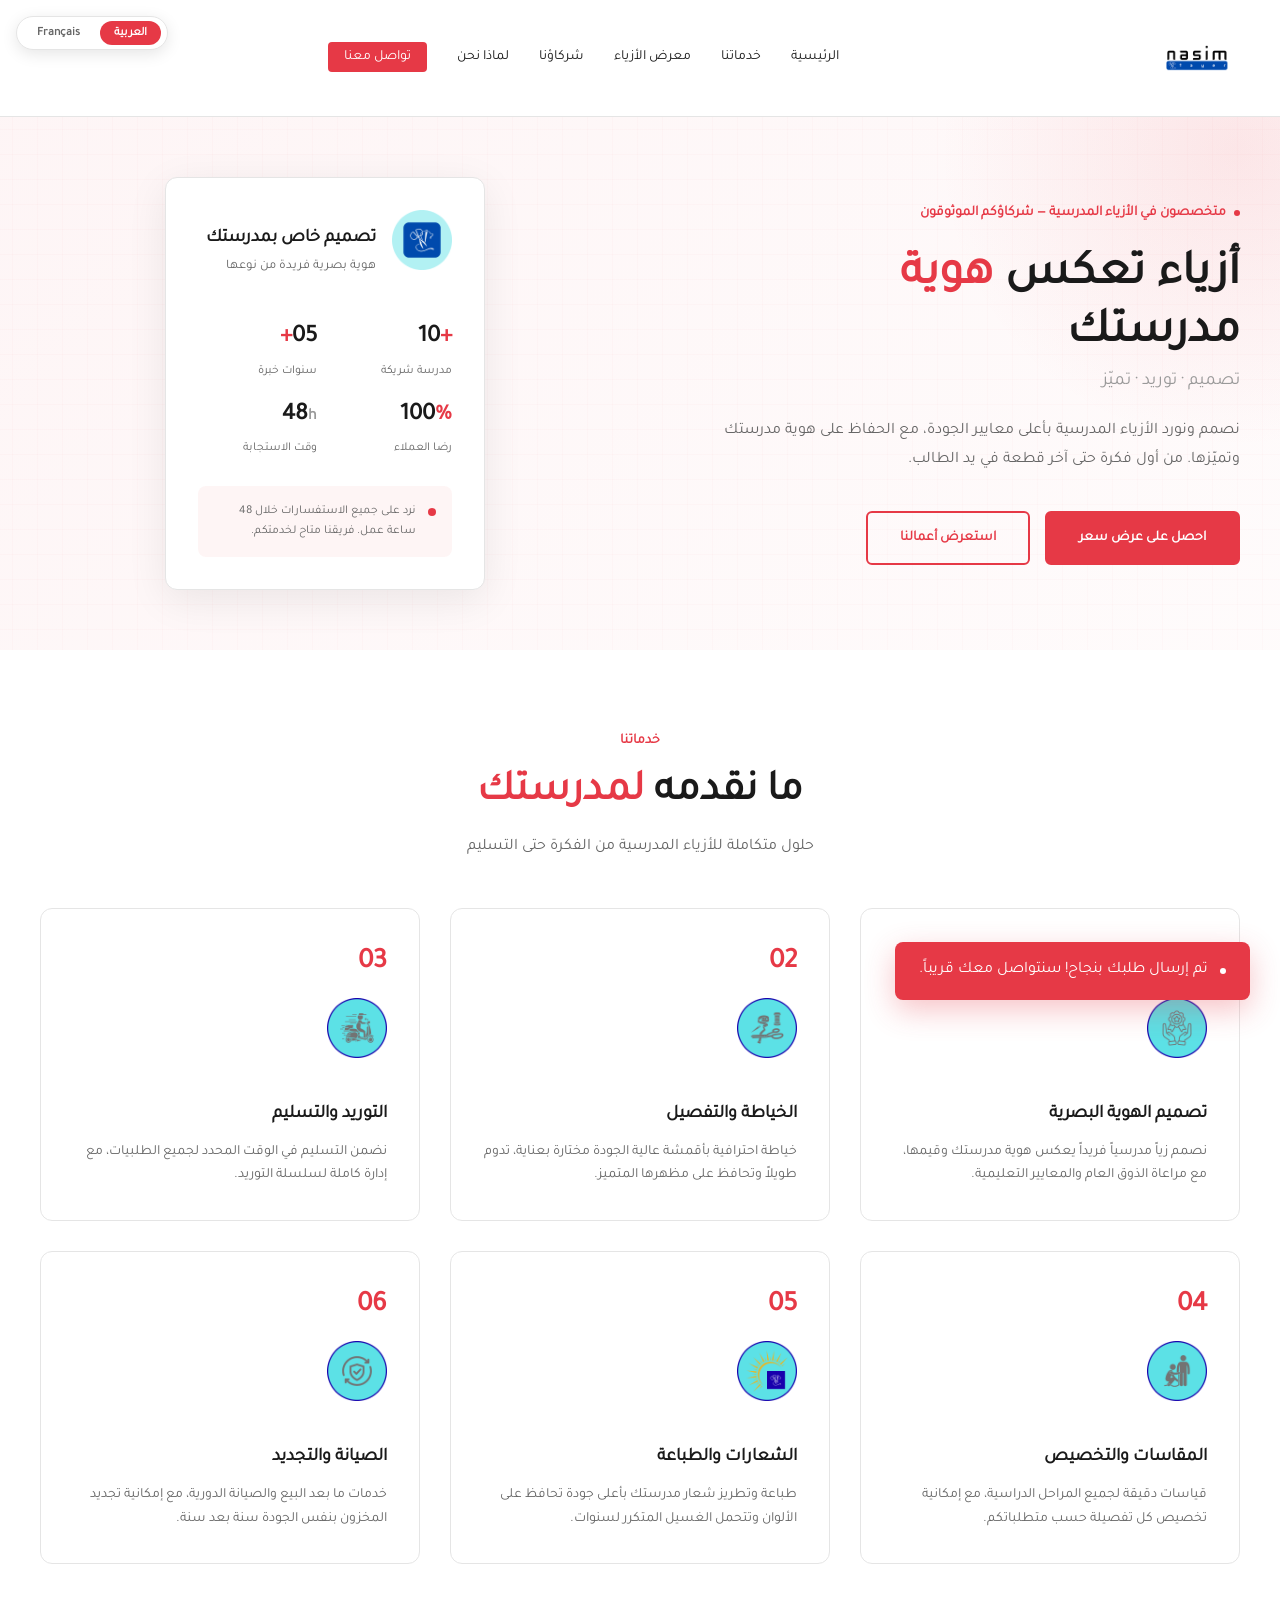
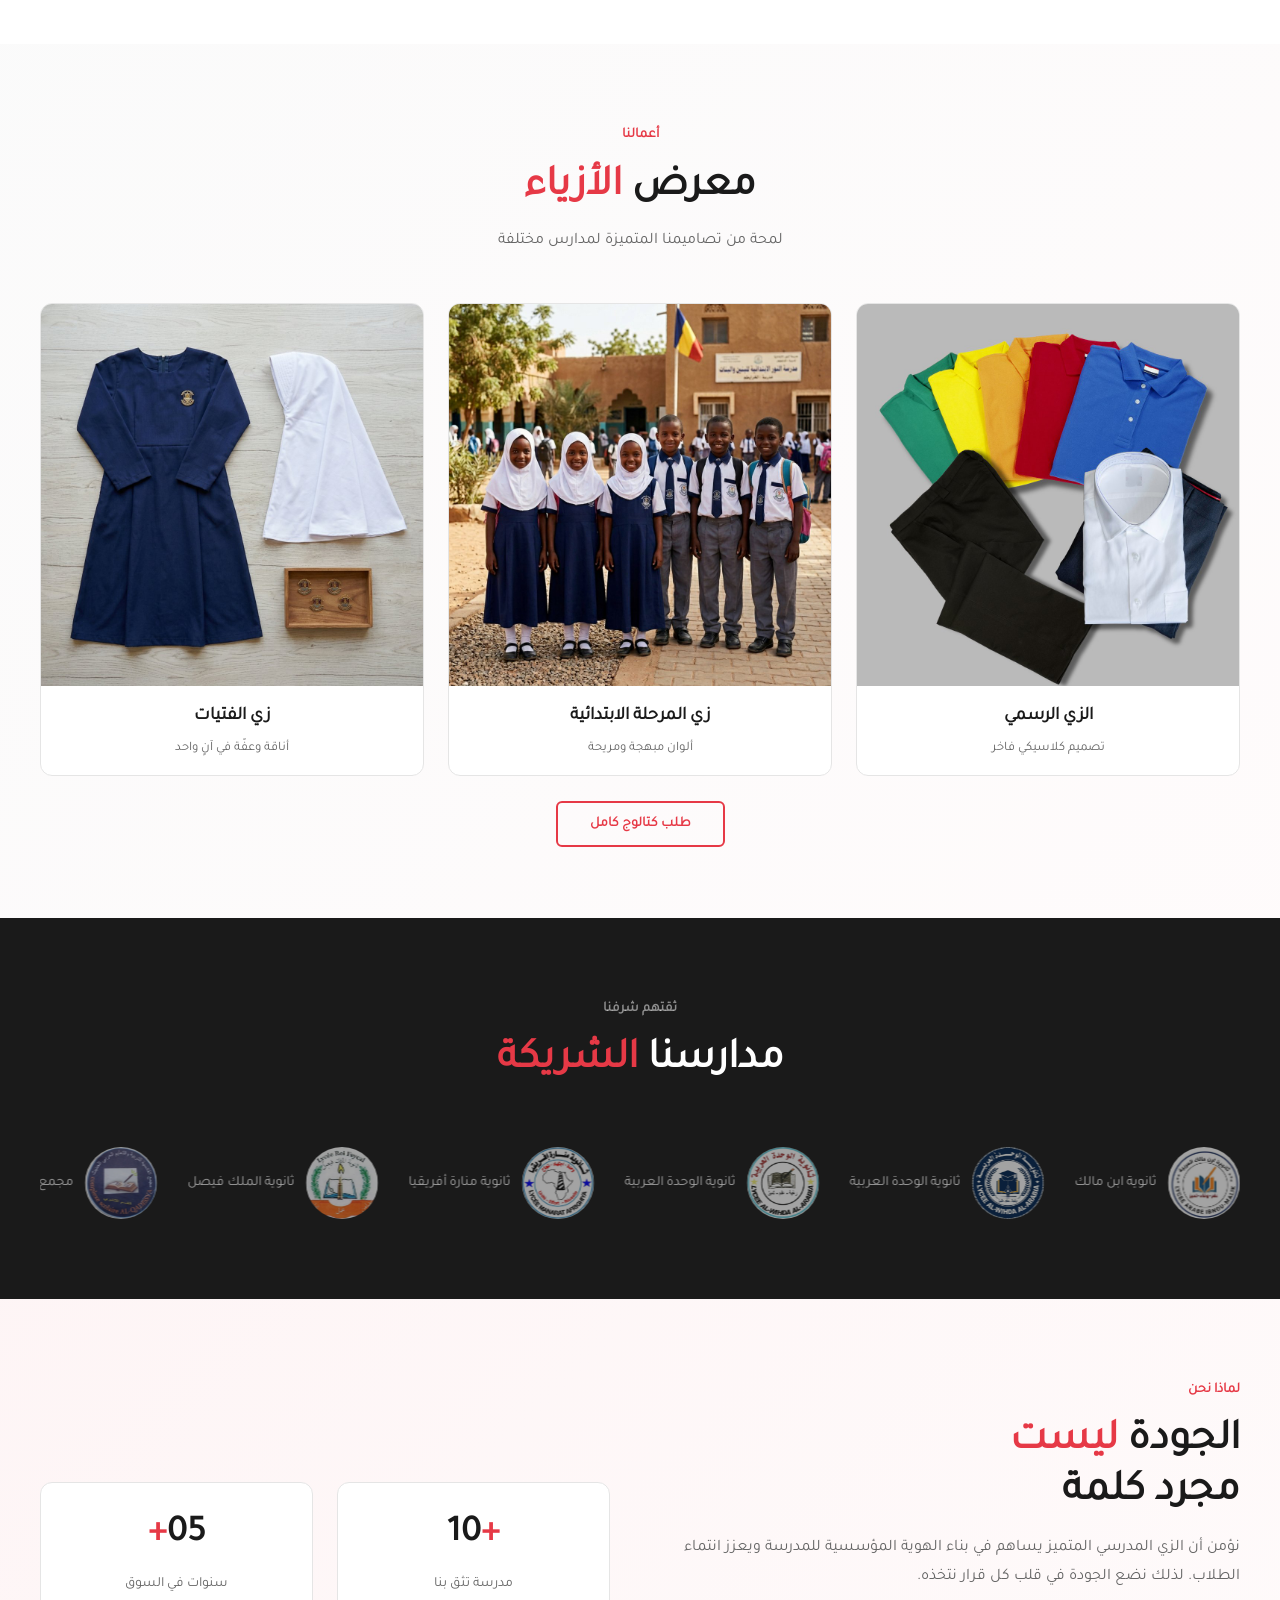
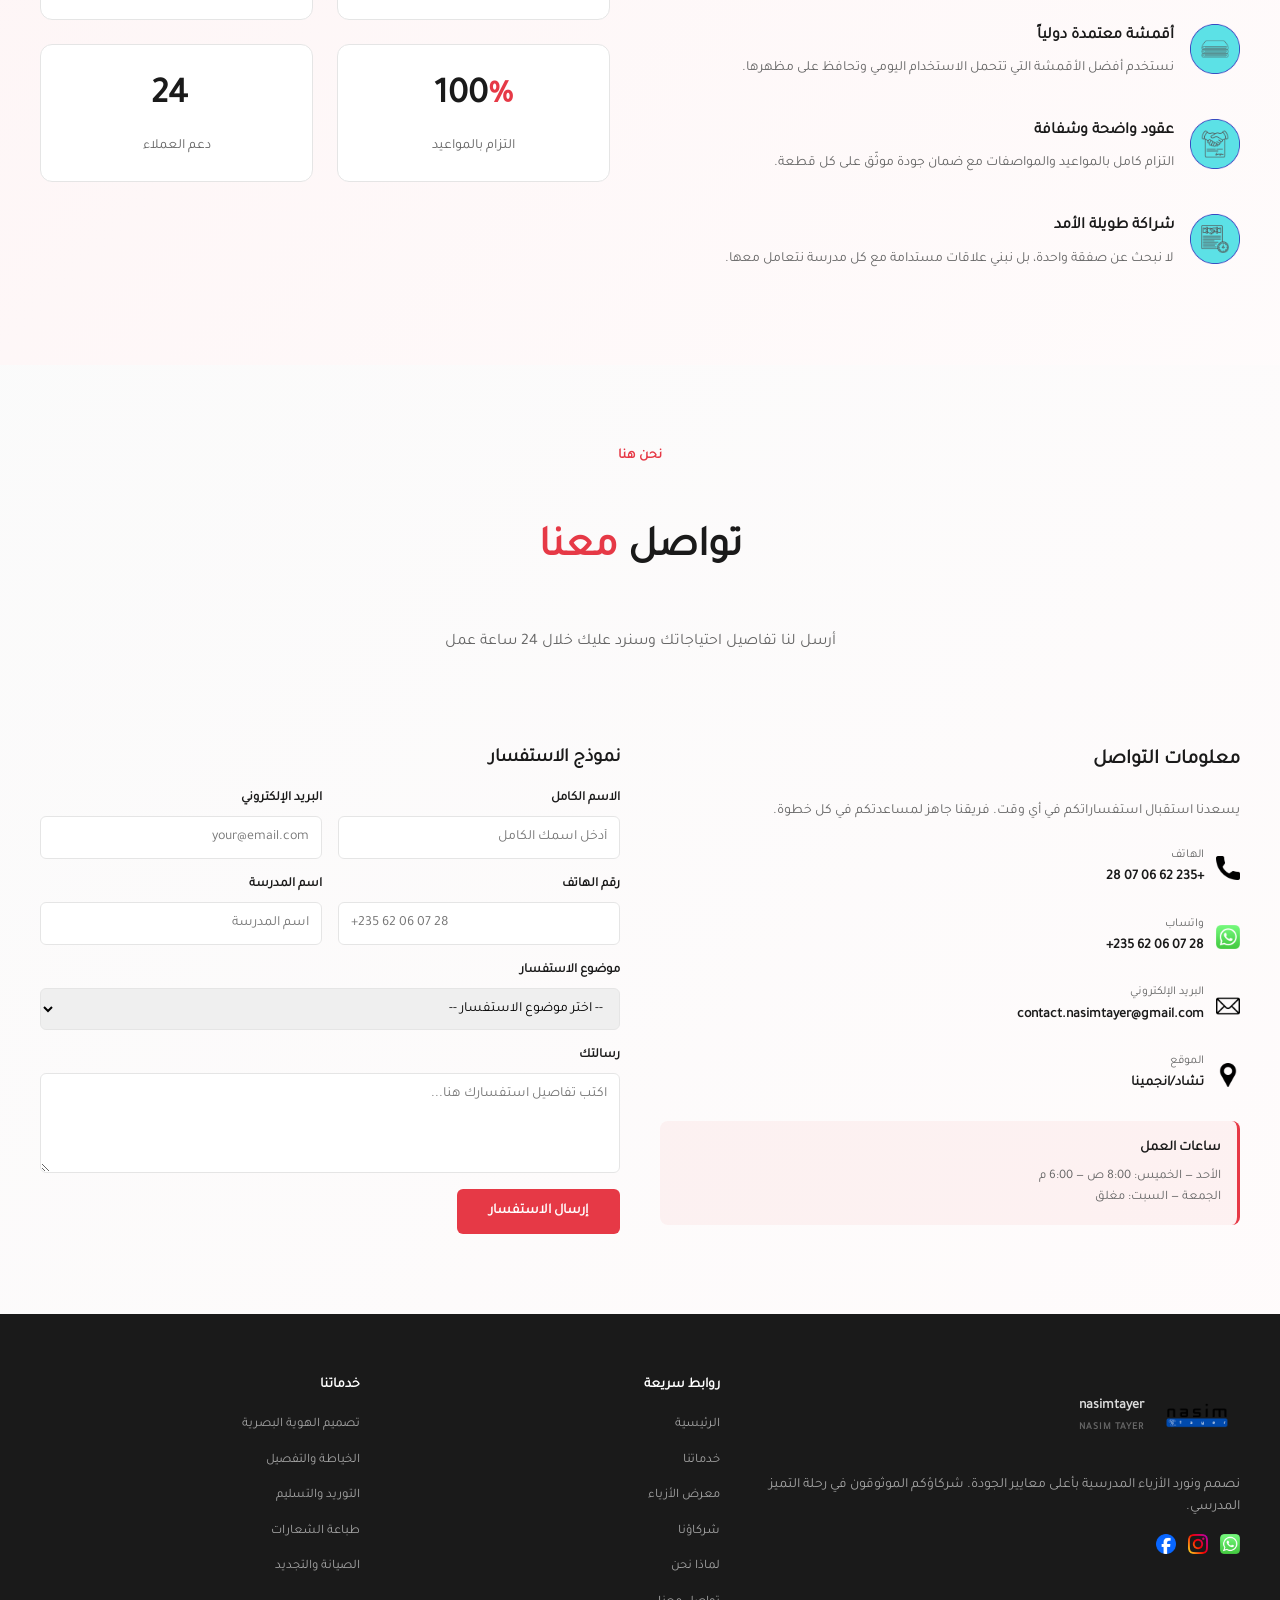
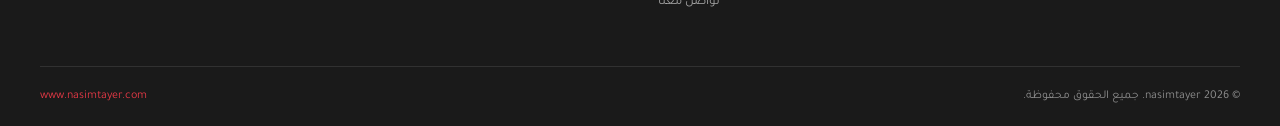
<file: index.html>
<!DOCTYPE html>
<html lang="ar" dir="rtl">

<head>
  <meta charset="UTF-8">
  <meta name="viewport" content="width=device-width, initial-scale=1.0, maximum-scale=5.0, user-scalable=yes">
  <meta http-equiv="Content-Security-Policy" content="upgrade-insecure-requests">
  <meta name="description" content="نسيم طير (Nasim Tayer) - خبراء تصميم وتوريد الأزياء المدرسية بجودة عالمية في تشاد. شركاء معتمدون للمدارس الرائدة: ثانوية ابن مالك، ثانوية الوحدة العربية، ثانوية منارة أفريقيا، ثانوية الملك فيصل، مجمع القادسية، ومجمع المجد.">
  <meta name="keywords" content="أزياء مدرسية تشاد, زي مدرسي انجمينا, تفصيل ملابس مدارس, وعقود توريد أزياء مدرسية, ثانوية ابن مالك, ثانوية الوحدة العربية, ثانوية منارة أفريقيا, ثانوية الملك فيصل, مجمع القادسية العربية, مجمع المجد, تصميم الهوية البصرية للمدارس, يونيفورم تشاد, خياطة وتفصيل, نسيم طير, Nasim Tayer, تصниع يونيفورم">
  <meta property="og:title" content="نسيم طير | Nasim Tayer | تصميم وتوريد الأزياء المدرسية في تشاد">
  <meta property="og:description" content="شركاء المدارس الرائدة في تشاد لتصميم وتوريد الأزياء المدرسية بأعلى معايير الجودة: ثانوية ابن مالك، الوحدة العربية، منارة أفريقيا، الملك فيصل، مجمع القادسية، ومجمع المجد.">
  <meta property="og:type" content="website">
  <meta property="og:url" content="https://www.nasimtayer.com/">
  <meta property="og:image" content="https://www.nasimtayer.com/assets/icos/logo_print.png">
  
  <meta name="twitter:card" content="summary_large_image">
  <link rel="canonical" href="https://www.nasimtayer.com/">
  <link rel="icon" type="image/png" href="assets/icos/nasimweb.png">
  <!-- Performance optimizations -->
  <link rel="preload" href="assets/fonts/Tajawal-Regular.ttf" as="font" type="font/ttf" crossorigin>
  <link rel="preload" href="assets/fonts/Poppins-Regular.ttf" as="font" type="font/ttf" crossorigin>
  <link rel="preconnect" href="https://wa.me">
  
  <title data-i18n="seo_index_title">نسيم طير | تصميم وتوريد الأزياء المدرسية في تشاد</title>
  
  <link rel="stylesheet" href="css/style.css">
  
  <script type="application/ld+json">
  {
    "@context": "https://schema.org",
    "@type": "LocalBusiness",
    "name": "نسيم طير | Nasim Tayer",
    "image": "https://www.nasimtayer.com/assets/icos/logo_print.png",
    "@id": "https://www.nasimtayer.com/#organization",
    "url": "https://www.nasimtayer.com/",
    "telephone": "+23562060728",
    "address": {
      "@type": "PostalAddress",
      "addressLocality": "انجمينا",
      "addressCountry": "TD"
    },
    "sameAs": [
      "https://www.instagram.com/nasim_tayer",
      "https://wa.me/23562060728"
    ],
    "knowsAbout": [
      "أزياء مدرسية",
      "زي مدرسي",
      "خياطة وتفصيل",
      "تصميم الهوية البصرية للمدارس",
      "ثانوية ابن مالك",
      "ثانوية الوحدة العربية",
      "ثانوية منارة أفريقيا",
      "ثانوية الملك فيصل",
      "مجمع القادسية العربية",
      "مجمع المجد"
    ]
  }
  </script>
</head>

<body>

  <!-- LANGUAGE SWITCHER (Desktop) -->
  <div class="lang-switcher">
    <button class="lang-btn active" data-lang="ar" onclick="setLang('ar')">العربية</button>
    <button class="lang-btn" data-lang="fr" onclick="setLang('fr')">Français</button>
  </div>

  <!-- NAV -->
  <nav>
    <a href="#" class="logo">
      <img loading="lazy" src="assets/icos/logo.png" alt="نسيم طير" class="lmark">
    </a>
    <ul class="nav-links">
      <li><a href="#home" data-i18n="nav_home">الرئيسية</a></li>
      <li><a href="#services" data-i18n="nav_services">خدماتنا</a></li>
      <li><a href="#gallery" data-i18n="nav_gallery">معرض الأزياء</a></li>
      <li><a href="#partners" data-i18n="nav_partners">شركاؤنا</a></li>
      <li><a href="#why" data-i18n="nav_why">لماذا نحن</a></li>
      <li><a href="#contact" class="ncta" data-i18n="nav_contact">تواصل معنا</a></li>
    </ul>
    <div class="hburg" onclick="tog()"><span></span><span></span><span></span></div>
  </nav>

  <div class="mobmenu" id="mob">
    <button class="mobclose" onclick="tog()">✕</button>
    <div class="lang-switcher-mob">
      <button class="lang-btn active" data-lang="ar" onclick="setLang('ar')">العربية</button>
      <button class="lang-btn" data-lang="fr" onclick="setLang('fr')">Français</button>
    </div>
    <a href="#home" onclick="tog()" data-i18n="nav_home">الرئيسية</a>
    <a href="#services" onclick="tog()" data-i18n="nav_services">خدماتنا</a>
    <a href="#gallery" onclick="tog()" data-i18n="nav_gallery">معرض الأزياء</a>
    <a href="#partners" onclick="tog()" data-i18n="nav_partners">شركاؤنا</a>
    <a href="#why" onclick="tog()" data-i18n="nav_why">لماذا نحن</a>
    <a href="#contact" onclick="tog()" class="ncta" style="width:fit-content;margin-top:10px" data-i18n="nav_contact">تواصل معنا</a>
  </div>

  <!-- HERO -->
  <div id="home" class="hero">
    <div class="hdeco"></div>
    <div class="hgrid"></div>
    <div class="hinner">
      <div class="htext">
        <div class="htag"><span class="dot"></span><span data-i18n="hero_tag">متخصصون في الأزياء المدرسية — شركاؤكم
            الموثوقون</span></div>
        <h1>
          <span data-i18n="hero_h1_1">أزياء تعكس</span> <span class="acc" data-i18n="hero_h1_acc">هوية</span><br>
          <span data-i18n="hero_h1_2">مدرستك</span>
          <span class="ln2" data-i18n="hero_h1_sub">تصميم · توريد · تميّز</span>
        </h1>
        <p data-i18n="hero_p">نصمم ونورد الأزياء المدرسية بأعلى معايير الجودة، مع الحفاظ على هوية مدرستك وتميّزها. من
          أول فكرة حتى آخر قطعة في يد الطالب.</p>
        <div class="hbtns">
          <a href="#contact" class="btn-red" data-i18n="hero_btn1">احصل على عرض سعر</a>
          <a href="#gallery" class="btn-ghost" data-i18n="hero_btn2">استعرض أعمالنا</a>
        </div>
      </div>
      <div class="hvisual">
        <div class="hcard">
          <div class="chdr">
            <div class="cico"><img loading="lazy" src="assets/icos/logoo.png" alt="تصميم خاص" style="width:60px;height:60px;"></div>
            <div>
              <h3 data-i18n="hero_card_title">تصميم خاص بمدرستك</h3>
              <p data-i18n="hero_card_sub">هوية بصرية فريدة من نوعها</p>
            </div>
          </div>
          <div class="sgrid">
            <div class="sitem"><span class="num"><span class="acc">+</span>10</span><span class="lbl"
                data-i18n="hero_stat1_lbl">مدرسة شريكة</span></div>
            <div class="sitem"><span class="num">05<span class="acc">+</span></span><span class="lbl"
                data-i18n="hero_stat2_lbl">سنوات خبرة</span></div>
            <div class="sitem"><span class="num">100<span class="acc">%</span></span><span class="lbl"
                data-i18n="hero_stat3_lbl">رضا العملاء</span></div>
            <div class="sitem"><span class="num">48<span style="font-size:16px;color:var(--mid)">h</span></span><span
                class="lbl" data-i18n="hero_stat4_lbl">وقت الاستجابة</span></div>
          </div>
          <div class="cft">
            <div class="cfdot"></div>
            <p class="cftxt" data-i18n="hero_footer_txt">نرد على جميع الاستفسارات خلال 24 ساعة عمل. فريقنا متاح لخدمتكم.
            </p>
          </div>
        </div>
      </div>
    </div>
  </div>

  <!-- SERVICES -->
  <section id="services">
    <div class="svc-inner">
      <div class="slbl reveal" data-i18n="svc_lbl">خدماتنا</div>
      <h2 class="stitle reveal"><span data-i18n="svc_title1">ما نقدمه</span> <span class="acc"
          data-i18n="svc_title_acc">لمدرستك</span></h2>
      <p class="ssub reveal" data-i18n="svc_sub">حلول متكاملة للأزياء المدرسية من الفكرة حتى التسليم</p>
      <div class="svcs-grid reveal">
        <div class="sc">
          <div class="scn">01</div>
          <div class="scico"><img src="assets/icos/design.png" alt="تصميم الهوية البصرية"
              style="width:60px;height:60px;" loading="lazy"></div>
          <h3 data-i18n="svc1_title">تصميم الهوية البصرية</h3>
          <p data-i18n="svc1_p">نصمم زياً مدرسياً فريداً يعكس هوية مدرستك وقيمها، مع مراعاة الذوق العام والمعايير
            التعليمية.</p>
        </div>
        <div class="sc">
          <div class="scn">02</div>
          <div class="scico"><img src="assets/icos/scissors.png" alt="الخياطة والتفصيل" style="width:60px;height:60px;"
              loading="lazy"></div>
          <h3 data-i18n="svc2_title">الخياطة والتفصيل</h3>
          <p data-i18n="svc2_p">خياطة احترافية بأقمشة عالية الجودة مختارة بعناية، تدوم طويلاً وتحافظ على مظهرها المتميز.
          </p>
        </div>
        <div class="sc">
          <div class="scn">03</div>
          <div class="scico"><img src="assets/icos/delivery.png" alt="التوريد والتسليم" style="width:60px;height:60px;"
              loading="lazy"></div>
          <h3 data-i18n="svc3_title">التوريد والتسليم</h3>
          <p data-i18n="svc3_p">نضمن التسليم في الوقت المحدد لجميع الطلبيات، مع إدارة كاملة لسلسلة التوريد.</p>
        </div>
        <div class="sc">
          <div class="scn">04</div>
          <div class="scico"><img src="assets/icos/measurements.png" alt="المقاسات والتخصيص"
              style="width:60px;height:60px;" loading="lazy"></div>
          <h3 data-i18n="svc4_title">المقاسات والتخصيص</h3>
          <p data-i18n="svc4_p">قياسات دقيقة لجميع المراحل الدراسية، مع إمكانية تخصيص كل تفصيلة حسب متطلباتكم.</p>
        </div>
        <div class="sc">
          <div class="scn">05</div>
          <div class="scico"><img src="assets/icos/logo_print.png" alt="الشعارات والطباعة"
              style="width:60px;height:60px;" loading="lazy"></div>
          <h3 data-i18n="svc5_title">الشعارات والطباعة</h3>
          <p data-i18n="svc5_p">طباعة وتطريز شعار مدرستك بأعلى جودة تحافظ على الألوان وتتحمل الغسيل المتكرر لسنوات.</p>
        </div>
        <div class="sc">
          <div class="scn">06</div>
          <div class="scico"><img src="assets/icos/maintenance.png" alt="الصيانة والتجديد"
              style="width:60px;height:60px;" loading="lazy"></div>
          <h3 data-i18n="svc6_title">الصيانة والتجديد</h3>
          <p data-i18n="svc6_p">خدمات ما بعد البيع والصيانة الدورية، مع إمكانية تجديد المخزون بنفس الجودة سنة بعد سنة.
          </p>
        </div>
      </div>
    </div>
  </section>

  <!-- GALLERY -->
  <section id="gallery">
    <div class="gal-inner">
      <div class="slbl reveal" data-i18n="gal_lbl">أعمالنا</div>
      <h2 class="stitle reveal"><span data-i18n="gal_title1">معرض</span> <span class="acc"
          data-i18n="gal_title_acc">الأزياء</span></h2>
      <p class="ssub reveal" data-i18n="gal_sub">لمحة من تصاميمنا المتميزة لمدارس مختلفة</p>
      <div class="ggrid reveal">
        <a href="catalog-formal.html" class="gi" style="text-decoration:none;color:inherit;">
          <div class="gpad">
            <div class="ginn">
              <div class="gemo"><img src="assets/images/spa.jpg" alt="الزي الرسمي" loading="lazy"></div>
              <h4 data-i18n="gal1_title">الزي الرسمي</h4>
              <p data-i18n="gal1_sub">تصميم كلاسيكي فاخر</p>
            </div>
            <div class="gov"><span data-i18n="gal_overlay">عرض التفاصيل</span></div>
          </div>
        </a>
        <a href="catalog-primary.html" class="gi" style="text-decoration:none;color:inherit;">
          <div class="gpad">
            <div class="ginn">
              <div class="gemo"><img src="assets/images/ibtidai.jpg" alt="زي المرحلة الابتدائية" loading="lazy"></div>
              <h4 data-i18n="gal2_title">زي المرحلة الابتدائية</h4>
              <p data-i18n="gal2_sub">ألوان مبهجة ومريحة</p>
            </div>
            <div class="gov"><span data-i18n="gal_overlay">عرض التفاصيل</span></div>
          </div>
        </a>

        <a href="catalog-girls.html" class="gi" style="text-decoration:none;color:inherit;">
          <div class="gpad">
            <div class="ginn">
              <div class="gemo"><img src="assets/images/banat.jpg" alt="زي الفتيات" loading="lazy"></div>
              <h4 data-i18n="gal5_title">زي الفتيات</h4>
              <p data-i18n="gal5_sub">أناقة وعفّة في آنٍ واحد</p>
            </div>
            <div class="gov"><span data-i18n="gal_overlay">عرض التفاصيل</span></div>
          </div>
        </a>
      </div>
      <div style="text-align:center;margin-top:36px;" class="reveal">
        <a href="#contact" class="btn-ghost" data-i18n="gal_catalog_btn">طلب كتالوج كامل</a>
      </div>
    </div>
  </section>

  <!-- PARTNERS -->
  <section id="partners" style="max-width:none;">
    <div class="ph reveal">
      <div class="slbl" data-i18n="partners_lbl">ثقتهم شرفنا</div>
      <h2 class="stitle"><span data-i18n="partners_title1">مدارسنا</span> <span class="acc"
          data-i18n="partners_title_acc">الشريكة</span></h2>
    </div>
    <div class="twrap">
      <button class="partner-arrow partner-arrow-right" id="partnerPrev" aria-label="السابق">❮</button>
      <button class="partner-arrow partner-arrow-left" id="partnerNext" aria-label="التالي">❯</button>
      <div class="ptrack" id="ptrack">
        <a href="partner-ibn-malik.html" class="plogo"><img loading="lazy" src="assets/images/ibn_m.jpg" alt="ثانوية ابن مالك"
            class="pic"><span class="pnm">ثانوية ابن مالك</span></a>
        <a href="partner-al-wehda.html" class="plogo"><img loading="lazy" src="assets/images/al_w.jpg" alt="ثانوية الوحدة العربية"
            class="pic"><span class="pnm">ثانوية الوحدة العربية</span></a>
        <a href="partner-al-wehda.html" class="plogo"><img loading="lazy" src="assets/images/al_wih.jpg" alt="ثانوية الوحدة العربية"
            class="pic"><span class="pnm">ثانوية الوحدة العربية</span></a>
        <a href="partner-manarat-afriquia.html" class="plogo"><img loading="lazy" src="assets/images/manar.jpg"
            alt="ثانوية منارة أفريقيا" class="pic"><span class="pnm">ثانوية منارة أفريقيا</span></a>
        <a href="partner-roi-fayal.html" class="plogo"><img loading="lazy" src="assets/images/roi_fay.jpg" alt="ثانوية الملك فيصل"
            class="pic"><span class="pnm">ثانوية الملك فيصل</span></a>
        <a href="partner-kadi.html" class="plogo"><img loading="lazy" src="assets/images/kadi.jpg" alt="مجمع القادسية العربية"
            class="pic"><span class="pnm">مجمع القادسية العربية</span></a>
        <a href="partner-ibn-malik.html" class="plogo"><img loading="lazy" src="assets/images/ibn_m.jpg" alt="ثانوية ابن مالك"
            class="pic"><span class="pnm">ثانوية ابن مالك</span></a>
        <a href="partner-al-wehda.html" class="plogo"><img loading="lazy" src="assets/images/al_w.jpg" alt="ثانوية الوحدة العربية"
            class="pic"><span class="pnm">ثانوية الوحدة العربية</span></a>
        <a href="partner-al-wehda.html" class="plogo"><img loading="lazy" src="assets/images/al_wih.jpg" alt="ثانوية الوحدة العربية"
            class="pic"><span class="pnm">ثانوية الوحدة العربية</span></a>
        <a href="partner-manarat-afriquia.html" class="plogo"><img loading="lazy" src="assets/images/manar.jpg"
            alt="ثانوية منارة أفريقيا" class="pic"><span class="pnm">ثانوية منارة أفريقيا</span></a>
        <a href="partner-roi-fayal.html" class="plogo"><img loading="lazy" src="assets/images/roi_fay.jpg" alt="ثانوية الملك فيصل"
            class="pic"><span class="pnm">ثانوية الملك فيصل</span></a>
        <a href="partner-kadi.html" class="plogo"><img loading="lazy" src="assets/images/kadi.jpg" alt="مجمع القادسية العربية"
            class="pic"><span class="pnm">مجمع القادسية العربية</span></a>
        <a href="partner-majd.html" class="plogo"><img loading="lazy" src="assets/images/majd.jpeg" alt="مجتمع المجد" class="pic"><span
            class="pnm">مجتمع المجد</span></a>
      </div>
    </div>
  </section>

  <!-- WHY -->
  <section id="why" style="max-width:none;">
    <div class="why-inner">
      <div class="reveal">
        <div class="wlbl" data-i18n="why_lbl">لماذا نحن</div>
        <h2 class="wtitle">
          <span data-i18n="why_title1">الجودة</span> <span class="acc" data-i18n="why_title_acc">ليست</span><br>
          <span data-i18n="why_title2">مجرد كلمة</span>
        </h2>
        <p class="wdesc" data-i18n="why_desc">نؤمن أن الزي المدرسي المتميز يساهم في بناء الهوية المؤسسية للمدرسة ويعزز
          انتماء الطلاب. لذلك نضع الجودة في قلب كل قرار نتخذه.</p>
        <div class="wlist">
          <div class="witem">
            <div class="wico"><img loading="lazy" src="assets/icos/kuma.png" alt="أقمشة معتمدة دولياً" style="width:50px;height:50px;">
            </div>
            <div class="wtxt">
              <h4 data-i18n="why1_title">أقمشة معتمدة دولياً</h4>
              <p data-i18n="why1_p">نستخدم أفضل الأقمشة التي تتحمل الاستخدام اليومي وتحافظ على مظهرها.</p>
            </div>
          </div>
          <div class="witem">
            <div class="wico"><img loading="lazy" src="assets/icos/deal.png" alt="عقود واضحة وشفافة" style="width:50px;height:50px;">
            </div>
            <div class="wtxt">
              <h4 data-i18n="why2_title">عقود واضحة وشفافة</h4>
              <p data-i18n="why2_p">التزام كامل بالمواعيد والمواصفات مع ضمان جودة موثّق على كل قطعة.</p>
            </div>
          </div>
          <div class="witem">
            <div class="wico"><img loading="lazy" src="assets/icos/long_deal.png" alt="شراكة طويلة الأمد"
                style="width:50px;height:50px;"></div>
            <div class="wtxt">
              <h4 data-i18n="why3_title">شراكة طويلة الأمد</h4>
              <p data-i18n="why3_p">لا نبحث عن صفقة واحدة، بل نبني علاقات مستدامة مع كل مدرسة نتعامل معها.</p>
            </div>
          </div>
        </div>
      </div>
      <div class="wnums reveal">
        <div class="wnb"><span class="big"><span class="rr">+</span>10</span><span class="lbl"
            data-i18n="why_stat1_lbl">مدرسة تثق بنا</span></div>
        <div class="wnb"><span class="big">05<span class="rr">+</span></span><span class="lbl"
            data-i18n="why_stat2_lbl">سنوات في السوق</span></div>
        <div class="wnb"><span class="big">100<span class="rr">%</span></span><span class="lbl"
            data-i18n="why_stat3_lbl">التزام بالمواعيد</span></div>
        <div class="wnb"><span class="big">24<span
              style="font-size:20px;color:rgba(255,255,255,0.3)">/7</span></span><span class="lbl"
            data-i18n="why_stat4_lbl">دعم العملاء</span></div>
      </div>
    </div>
  </section>

  <!-- CONTACT -->
  <section id="contact">
    <div class="con-inner">
      <div class="slbl reveal" data-i18n="con_lbl">نحن هنا</div>
      <h2 class="stitle reveal"><span data-i18n="con_title1">تواصل</span> <span class="acc"
          data-i18n="con_title_acc">معنا</span></h2>
      <p class="ssub reveal" data-i18n="con_sub">أرسل لنا تفاصيل احتياجاتك وسنرد عليك خلال 24 ساعة عمل</p>
      <div class="cwrap reveal">
        <div class="cinfo">
          <h3 data-i18n="con_info_title">معلومات التواصل</h3>
          <p class="csub" data-i18n="con_info_sub">يسعدنا استقبال استفساراتكم في أي وقت. فريقنا جاهز لمساعدتكم في كل
            خطوة.</p>
          <div class="cit">
            <div class="citco"><img loading="lazy" src="assets/icos/call.png" alt="" class="ico"></div>
            <div><span class="citlbl" data-i18n="con_phone_lbl">الهاتف</span><a href="tel:+23562060728"
                class="citval">+235 62 06 07 28</a></div>
          </div>
          <div class="cit">
            <div class="citco"><img loading="lazy" src="assets/icos/wats.png" alt="" class="ico"></div>
            <div><span class="citlbl" data-i18n="con_wa_lbl">واتساب</span><a href="https://wa.me/23562060728"
                target="_blank" class="citval" dir="ltr">+235 62 06 07 28</a></div>
          </div>
          <div class="cit">
            <div class="citco"><img loading="lazy" src="assets/icos/mail.png" alt="" class="ico"></div>
            <div><span class="citlbl" data-i18n="con_email_lbl">البريد الإلكتروني</span><a
                href="mailto:contact.nasimtayer@gmail.com" class="citval">contact.nasimtayer@gmail.com</a></div>
          </div>
          <div class="cit">
            <div class="citco"><img loading="lazy" src="assets/icos/pin.png" alt="" class="ico"></div>
            <div><span class="citlbl" data-i18n="con_location_lbl">الموقع</span><span class="citval"
                data-i18n="con_location_val">تشاد/انجمينا</span></div>
          </div>
          <div class="chours">
            <h5 data-i18n="con_hours_title">ساعات العمل</h5>
            <p data-i18n="con_hours_p" data-i18n-html>الأحد — الخميس: 8:00 ص — 6:00 م<br>الجمعة — السبت: مغلق</p>
          </div>
        </div>
        <form class="cform" id="contactForm">
          <h3 data-i18n="con_form_title">نموذج الاستفسار</h3>
          <div class="frow">
            <div class="fg">
              <label for="name" data-i18n="con_form_name">الاسم الكامل</label>
              <input type="text" id="name" name="name" required data-i18n="con_form_name_placeholder"
                placeholder="أدخل اسمك الكامل">
            </div>
            <div class="fg">
              <label for="email" data-i18n="con_form_email">البريد الإلكتروني</label>
              <input type="email" id="email" name="email" required data-i18n="con_form_email_placeholder"
                placeholder="your@email.com">
            </div>
          </div>
          <div class="frow">
            <div class="fg">
              <label for="phone" data-i18n="con_form_phone">رقم الهاتف</label>
              <input type="tel" id="phone" name="phone" data-i18n="con_form_phone_placeholder"
                placeholder="+235 62 06 07 28">
            </div>
            <div class="fg">
              <label for="schoolName" data-i18n="con_form_school">اسم المدرسة</label>
              <input type="text" id="schoolName" name="schoolName" data-i18n="con_form_school_placeholder"
                placeholder="اسم المدرسة">
            </div>
          </div>
          <div class="fg">
            <label for="subject" data-i18n="con_form_subject">موضوع الاستفسار</label>
            <select id="subject" name="subject" required>
              <option value="" disabled selected data-i18n="con_form_subject_select">-- اختر موضوع الاستفسار --</option>
              <option value="design" data-i18n="con_form_subject_design">تصميم جديد</option>
              <option value="tailoring" data-i18n="con_form_subject_tailoring">خياطة وتفصيل</option>
              <option value="supply" data-i18n="con_form_subject_supply">توريد وتسليم</option>
              <option value="price" data-i18n="con_form_subject_price">عرض سعري</option>
              <option value="maintenance" data-i18n="con_form_subject_maintenance">صيانة وتجديد</option>
              <option value="other" data-i18n="con_form_subject_other">أخرى</option>
            </select>
          </div>
          <div class="fg">
            <label for="message" data-i18n="con_form_message">رسالتك</label>
            <textarea id="message" name="message" required data-i18n="con_form_message_placeholder"
              placeholder="اكتب تفاصيل استفسارك هنا..."></textarea>
          </div>
          <!-- HONEYPOT: hidden from humans, bots fill it → rejected by Formspree -->
          <input type="text" name="_gotcha" id="_gotcha" tabindex="-1" autocomplete="off"
            style="position:absolute;left:-9999px;opacity:0;height:0;width:0;" aria-hidden="true">
          <button type="submit" class="fbtn" data-i18n="con_form_submit">إرسال الاستفسار</button>
        </form>
      </div>
    </div>
  </section>

  <!-- FOOTER -->
  <footer>
    <div class="fmain">
      <div class="fbrand">
        <a href="#" class="logo">
          <img loading="lazy" src="assets/icos/logo.png" alt="nasimtayer" class="lmark">
          <div class="ltxt"><span class="ar" style="color:rgba(255,255,255,0.85)">nasimtayer</span><span
              class="en">NASIM TAYER</span></div>
        </a>
        <p data-i18n="footer_desc">نصمم ونورد الأزياء المدرسية بأعلى معايير الجودة. شركاؤكم الموثوقون في رحلة التميز
          المدرسي.</p>
        <div class="fsoc">
          <a href="https://wa.me/23562060728" target="_blank" rel="noopener noreferrer"><img src="assets/icos/wats.png"
              alt="واتساب" class="ico" loading="lazy"></a>
          <a href="https://www.instagram.com/nasim_tayer" target="_blank" rel="noopener noreferrer"><img src="assets/icos/inist.png" alt="انستغرام" class="ico" loading="lazy"></a>
          <a href="#"><img src="assets/icos/face.png" alt="فيسبوك" class="ico" loading="lazy"></a>
        </div>
      </div>
      <div class="fcol">
        <h4 data-i18n="footer_links">روابط سريعة</h4>
        <ul>
          <li><a href="#home" data-i18n="nav_home">الرئيسية</a></li>
          <li><a href="#services" data-i18n="nav_services">خدماتنا</a></li>
          <li><a href="#gallery" data-i18n="nav_gallery">معرض الأزياء</a></li>
          <li><a href="#partners" data-i18n="nav_partners">شركاؤنا</a></li>
          <li><a href="#why" data-i18n="nav_why">لماذا نحن</a></li>
          <li><a href="index.html#contact" data-i18n="nav_contact">تواصل معنا</a></li>
        </ul>
      </div>
      <div class="fcol">
        <h4 data-i18n="footer_services_col">خدماتنا</h4>
        <ul>
          <li><a href="#services" data-i18n="footer_svc1">تصميم الهوية البصرية</a></li>
          <li><a href="#services" data-i18n="footer_svc2">الخياطة والتفصيل</a></li>
          <li><a href="#services" data-i18n="footer_svc3">التوريد والتسليم</a></li>
          <li><a href="#services" data-i18n="footer_svc4">طباعة الشعارات</a></li>
          <li><a href="#services" data-i18n="footer_svc5">الصيانة والتجديد</a></li>
        </ul>
      </div>
    </div>
    <div class="fbot">
      <span data-i18n="footer_copy" id="footer-copy">© 2026 nasimtayer. جميع الحقوق محفوظة.</span>
      <span class="dom">www.nasimtayer.com</span>
    </div>
  </footer>

  <!-- TOAST -->
  <div class="toast" id="toast">
    <span class="tdot"></span>
    <span id="toastMsg">تم إرسال طلبك بنجاح! سنتواصل معك قريباً.</span>
  </div>

  <!-- WHATSAPP FAB -->
  <a href="https://wa.me/23562060728" class="wa-fab" target="_blank" id="waFab" rel="noopener noreferrer"
    aria-label="WhatsApp">
    <svg xmlns="http://www.w3.org/2000/svg" viewBox="0 0 24 24" fill="white">
      <path
        d="M17.472 14.382c-.297-.149-1.758-.867-2.03-.967-.273-.099-.471-.148-.67.15-.197.297-.767.966-.94 1.164-.173.199-.347.223-.644.075-.297-.15-1.255-.463-2.39-1.475-.883-.788-1.48-1.761-1.653-2.059-.173-.297-.018-.458.13-.606.134-.133.298-.347.446-.52.149-.174.198-.298.298-.497.099-.198.05-.371-.025-.52-.075-.149-.669-1.612-.916-2.207-.242-.579-.487-.5-.669-.51-.173-.008-.371-.01-.57-.01-.198 0-.52.074-.792.372-.272.297-1.04 1.016-1.04 2.479 0 1.462 1.065 2.875 1.213 3.074.149.198 2.096 3.2 5.077 4.487.709.306 1.262.489 1.694.625.712.227 1.36.195 1.871.118.571-.085 1.758-.719 2.006-1.413.248-.694.248-1.289.173-1.413-.074-.124-.272-.198-.57-.347m-5.421 7.403h-.004a9.87 9.87 0 01-5.031-1.378l-.361-.214-3.741.982.998-3.648-.235-.374a9.86 9.86 0 01-1.51-5.26c.001-5.45 4.436-9.884 9.888-9.884 2.64 0 5.122 1.03 6.988 2.898a9.825 9.825 0 012.893 6.994c-.003 5.45-4.437 9.884-9.885 9.884m8.413-18.297A11.815 11.815 0 0012.05 0C5.495 0 .16 5.335.157 11.892c0 2.096.547 4.142 1.588 5.945L.057 24l6.305-1.654a11.882 11.882 0 005.683 1.448h.005c6.554 0 11.89-5.335 11.893-11.893a11.821 11.821 0 00-3.48-8.413z" />
    </svg>
  </a>

  <script src="js/script.js" defer></script>
</body>

</html>
</file>
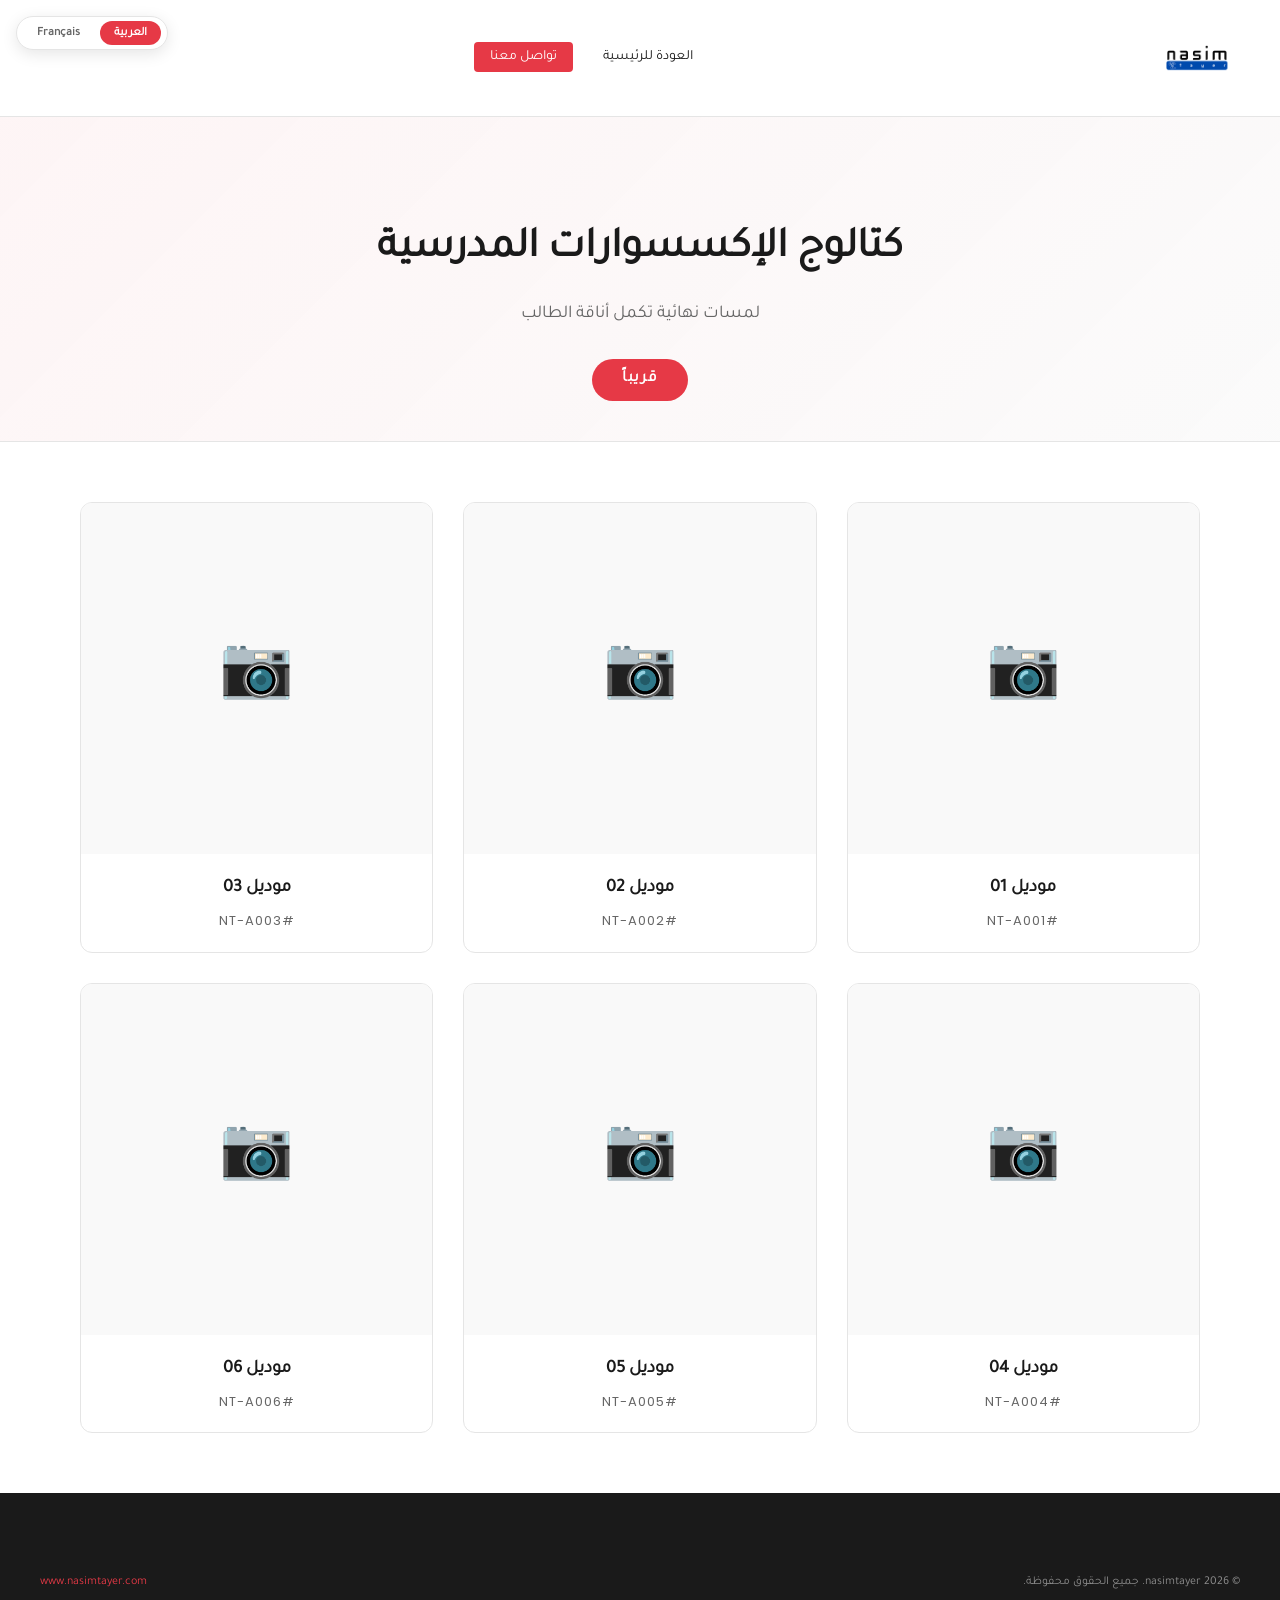
<file: catalog-accessories.html>
<!DOCTYPE html>
<html lang="ar" dir="rtl">
<head>
<meta charset="UTF-8">
<meta name="viewport" content="width=device-width, initial-scale=1.0">
<meta name="description" content="كتالوج الإكسسوارات المدرسية من نسيم طير للأزياء المدرسية في تشاد. استعرض الأحزمة، ربطات العنق، والقبعات المصممة لتكمل أناقة وهوية مدرستك.">
<meta name="keywords" content="إكسسوارات مدرسية, ربطة عنق مدرسية, حزام مدرسي, جوارب مدارس, قبعة زي موحد, نسيم طير, تشاد, انجمينا, هوية مدرسية متكاملة">
<meta property="og:title" content="كتالوج الإكسسوارات المدرسية | نسيم طير للأزياء المدرسية">
<meta property="og:description" content="ربطات عنق، أحزمة، وقبعات مصنعة ومصممة بأعلى مستويات الجودة لتكمل أناقة وهوية مدرستك من نسيم طير.">
<meta property="og:type" content="website">
<meta property="og:url" content="https://www.nasimtayer.com/catalog-accessories.html">
<meta property="og:image" content="https://www.nasimtayer.com/assets/icos/logo_print.png">
<link rel="canonical" href="https://www.nasimtayer.com/catalog-accessories.html">
<title data-i18n="seo_cat_accessories_title">كتالوج الإكسسوارات المدرسية | نسيم طير للأزياء المدرسية في تشاد</title>
<link rel="icon" type="image/png" href="assets/icos/nasimweb.png">
<link rel="stylesheet" href="css/style.css">

<script type="application/ld+json">
{
  "@context": "https://schema.org",
  "@type": "CollectionPage",
  "@id": "https://www.nasimtayer.com/catalog-accessories.html",
  "url": "https://www.nasimtayer.com/catalog-accessories.html",
  "name": "كتالوج الإكسسوارات المدرسية | نسيم طير للأزياء المدرسية في تشاد",
  "description": "كتالوج الإكسسوارات المدرسية من نسيم طير للأزياء المدرسية في تشاد. استعرض الأحزمة، ربطات العنق، والقبعات المصممة لتكمل أناقة وهوية مدرستك.",
  "publisher": {
    "@type": "Organization",
    "name": "نسيم طير",
    "url": "https://www.nasimtayer.com/"
  },
  "about": {
    "@type": "Thing",
    "name": "الإكسسوارات المدرسية"
  }
}
</script>
</head>
<body>

<div class="lang-switcher">
  <button class="lang-btn active" data-lang="ar" onclick="setLang('ar')">العربية</button>
  <button class="lang-btn" data-lang="fr" onclick="setLang('fr')">Français</button>
</div>

<nav>
  <a href="index.html" class="logo">
    <img loading="lazy" src="assets/icos/logo.png" alt="نسيم طير" class="lmark">
  </a>
  <ul class="nav-links">
    <li><a href="index.html" data-i18n="back_to_main">العودة للرئيسية</a></li>
    <li><a href="https://wa.me/23562060728" class="ncta" data-i18n="nav_contact" target="_blank">تواصل معنا</a></li>
  </ul>
  <div class="hburg" onclick="tog()"><span></span><span></span><span></span></div>
</nav>

<div class="mobmenu" id="mob">
  <button class="mobclose" onclick="tog()">✕</button>
  <a href="index.html" onclick="tog()" data-i18n="back_to_main">العودة للرئيسية</a>
  <a href="https://wa.me/23562060728" onclick="tog()" data-i18n="nav_contact" target="_blank">تواصل معنا</a>
</div>

<div class="catalog-header reveal">
  <h1 class="catalog-title" data-i18n="cat_accessories_title">كتالوج الإكسسوارات المدرسية</h1>
  <p class="catalog-sub" data-i18n="cat_accessories_desc">لمسات نهائية تكمل أناقة الطالب</p>
  <div class="coming-soon-badge" data-i18n="coming_soon">قريباً</div>
</div>

<div class="catalog-grid reveal">
  <div class="catalog-item">
    <div class="catalog-img">📷</div>
    <div class="catalog-info">
      <h3 class="catalog-item-title"><span data-i18n="model_placeholder">موديل</span> 01</h3>
      <p class="catalog-item-code">#NT-A001</p>
    </div>
  </div>
  <div class="catalog-item">
    <div class="catalog-img">📷</div>
    <div class="catalog-info">
      <h3 class="catalog-item-title"><span data-i18n="model_placeholder">موديل</span> 02</h3>
      <p class="catalog-item-code">#NT-A002</p>
    </div>
  </div>
  <div class="catalog-item">
    <div class="catalog-img">📷</div>
    <div class="catalog-info">
      <h3 class="catalog-item-title"><span data-i18n="model_placeholder">موديل</span> 03</h3>
      <p class="catalog-item-code">#NT-A003</p>
    </div>
  </div>
  <div class="catalog-item">
    <div class="catalog-img">📷</div>
    <div class="catalog-info">
      <h3 class="catalog-item-title"><span data-i18n="model_placeholder">موديل</span> 04</h3>
      <p class="catalog-item-code">#NT-A004</p>
    </div>
  </div>
  <div class="catalog-item">
    <div class="catalog-img">📷</div>
    <div class="catalog-info">
      <h3 class="catalog-item-title"><span data-i18n="model_placeholder">موديل</span> 05</h3>
      <p class="catalog-item-code">#NT-A005</p>
    </div>
  </div>
  <div class="catalog-item">
    <div class="catalog-img">📷</div>
    <div class="catalog-info">
      <h3 class="catalog-item-title"><span data-i18n="model_placeholder">موديل</span> 06</h3>
      <p class="catalog-item-code">#NT-A006</p>
    </div>
  </div>
</div>

<footer>
  <div class="fbot" style="border-top:none;">
    <span data-i18n="footer_copy" id="footer-copy">© 2026 nasimtayer. جميع الحقوق محفوظة.</span>
    <span class="dom">www.nasimtayer.com</span>
  </div>
</footer>

<script src="js/script.js" defer></script>
</body>
</html>
</file>
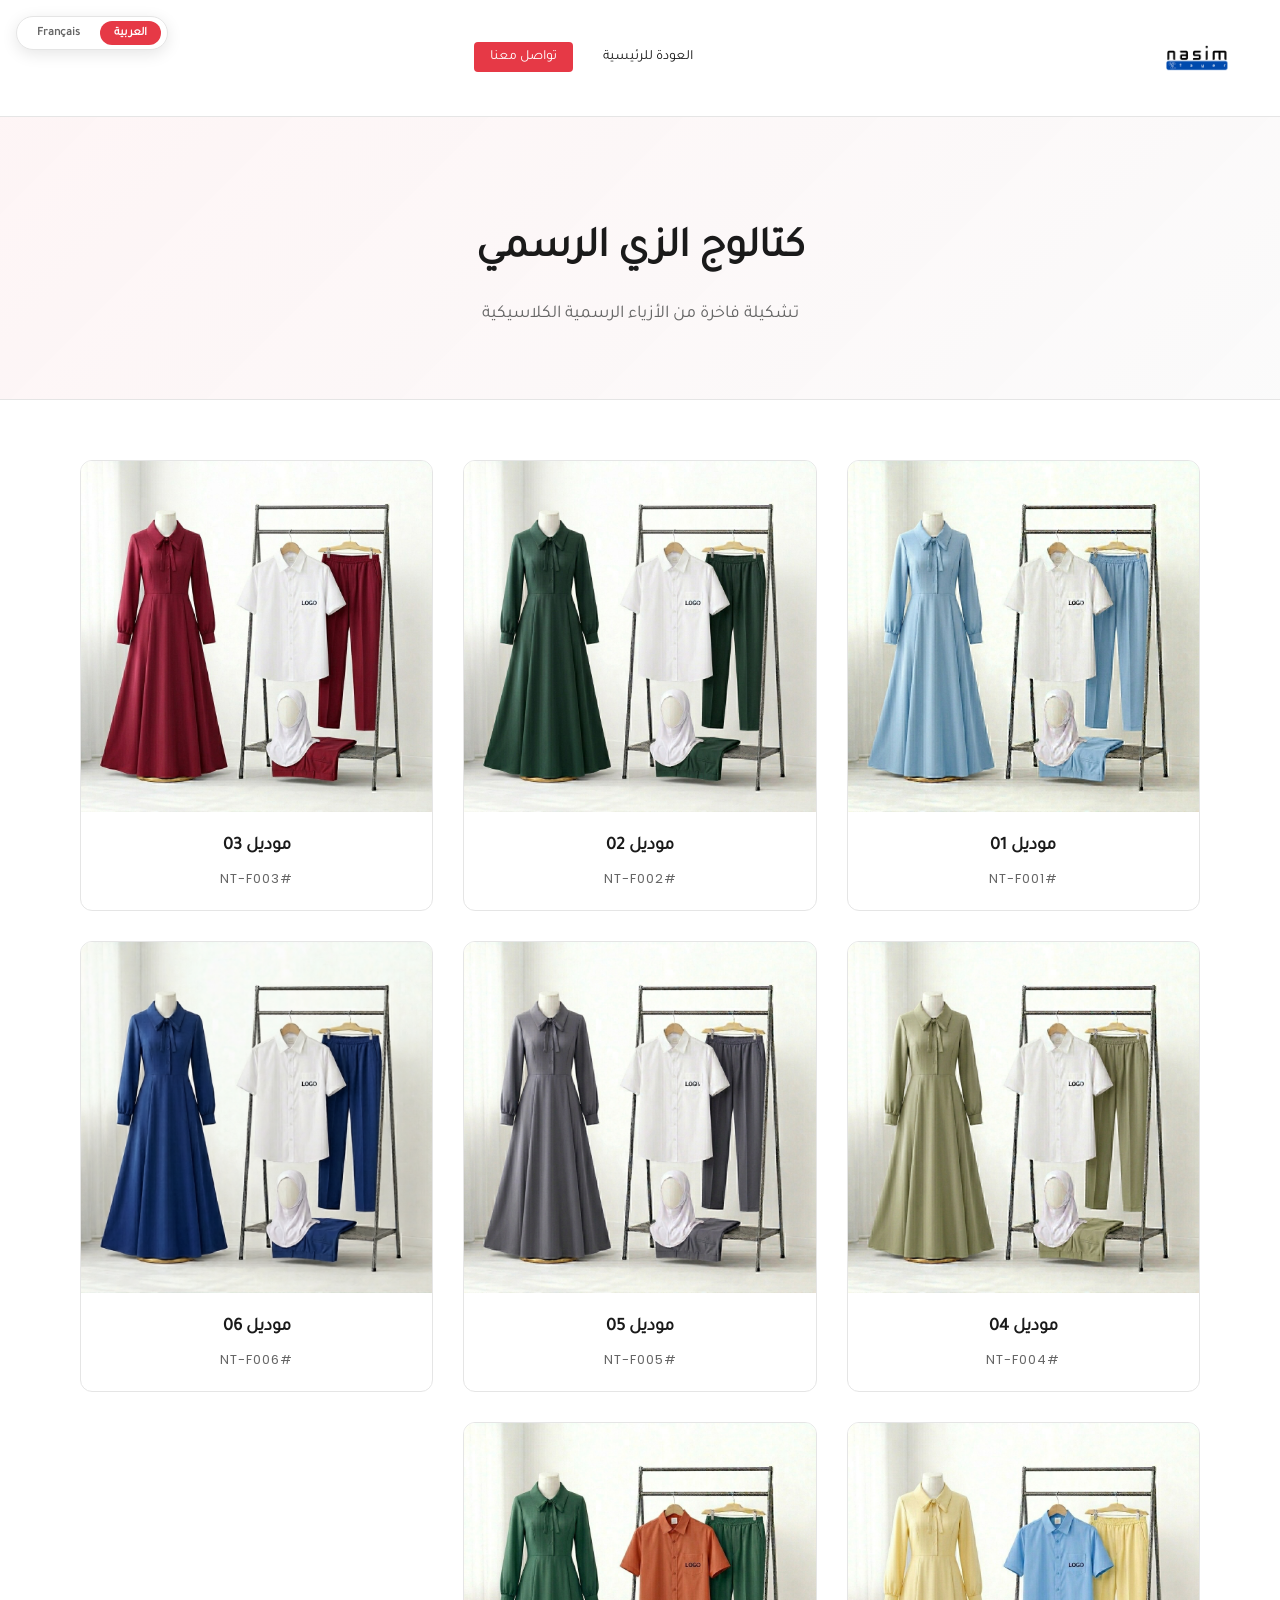
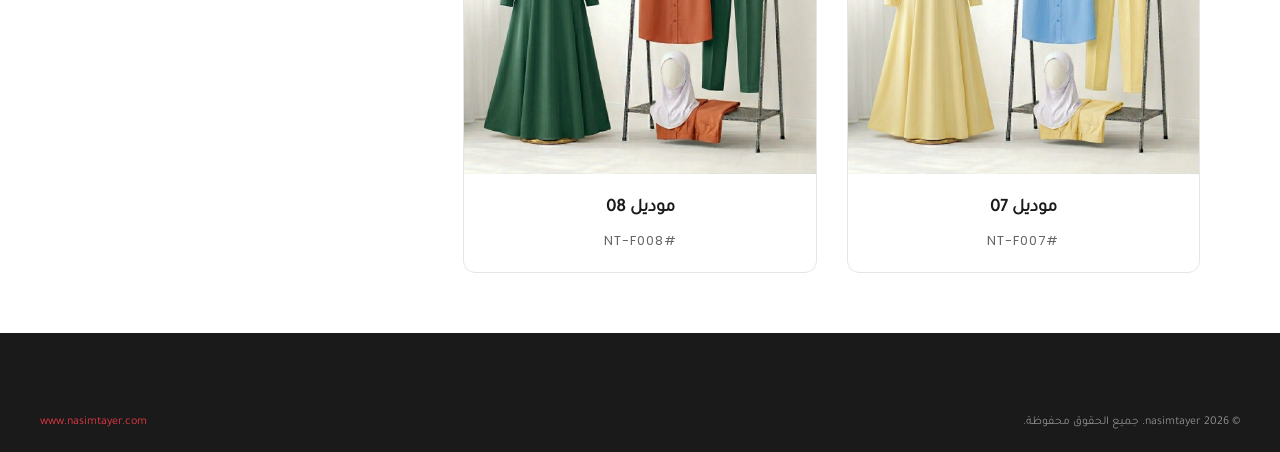
<file: catalog-formal.html>
<!DOCTYPE html>
<html lang="ar" dir="rtl">

<head>
  <meta charset="UTF-8">
  <meta name="viewport" content="width=device-width, initial-scale=1.0">
  <meta name="description" content="كتالوج الزي المدرسي الرسمي من نسيم طير للأزياء المدرسية في تشاد. تصاميم كلاسيكية فاخرة تناسب شركاءنا: ثانوية ابن مالك، ثانوية الوحدة العربية، وثانوية الملك فيصل.">
  <meta name="keywords" content="الزي الرسمي المدرسي, زي رسمي كلاسيكي, يونيفورم رسمي للمدارس, نسيم طير, تشاد, انجمينا, تفصيل بدل مدرسية, ثانوية الملك فيصل, ثانوية ابن مالك, ثانوية الوحدة العربية">
  <meta property="og:title" content="كتالوج الزي الرسمي المدرسي | نسيم طير للأزياء المدرسية">
  <meta property="og:description" content="تشكيلة فاخرة من الأزياء الرسمية الكلاسيكية والبدلات للطلاب من نسيم طير للأزياء المدرسية في تشاد.">
  <meta property="og:type" content="website">
  <meta property="og:url" content="https://www.nasimtayer.com/catalog-formal.html">
  <meta property="og:image" content="https://www.nasimtayer.com/assets/images/spa.jpg">
  <link rel="canonical" href="https://www.nasimtayer.com/catalog-formal.html">
  <title data-i18n="seo_cat_formal_title">كتالوج الزي المدرسي الرسمي | نسيم طير للأزياء المدرسية في تشاد</title>
  <link rel="icon" type="image/png" href="assets/icos/nasimweb.png">
  <link rel="stylesheet" href="css/style.css">

  <script type="application/ld+json">
  {
    "@context": "https://schema.org",
    "@type": "CollectionPage",
    "@id": "https://www.nasimtayer.com/catalog-formal.html",
    "url": "https://www.nasimtayer.com/catalog-formal.html",
    "name": "كتالوج الزي المدرسي الرسمي | نسيم طير للأزياء المدرسية في تشاد",
    "description": "كتالوج الزي المدرسي الرسمي من نسيم طير للأزياء المدرسية في تشاد. تصاميم كلاسيكية فاخرة تناسب شركاءنا: ثانوية ابن مالك، ثانوية الوحدة العربية، وثانوية الملك فيصل.",
    "publisher": {
      "@type": "Organization",
      "name": "نسيم طير",
      "url": "https://www.nasimtayer.com/"
    },
    "about": {
      "@type": "Thing",
      "name": "الزي المدرسي الرسمي"
    }
  }
  </script>
</head>

<body>

  <div class="lang-switcher">
    <button class="lang-btn active" data-lang="ar" onclick="setLang('ar')">العربية</button>
    <button class="lang-btn" data-lang="fr" onclick="setLang('fr')">Français</button>
  </div>

  <nav>
    <a href="index.html" class="logo">
      <img loading="lazy" src="assets/icos/logo.png" alt="نسيم طير" class="lmark">
    </a>
    <ul class="nav-links">
      <li><a href="index.html" data-i18n="back_to_main">العودة للرئيسية</a></li>
      <li><a href="https://wa.me/23562060728" class="ncta" data-i18n="nav_contact" target="_blank">تواصل معنا</a></li>
    </ul>
    <div class="hburg" onclick="tog()"><span></span><span></span><span></span></div>
  </nav>

  <div class="mobmenu" id="mob">
    <button class="mobclose" onclick="tog()">✕</button>
    <a href="index.html" onclick="tog()" data-i18n="back_to_main">العودة للرئيسية</a>
    <a href="https://wa.me/23562060728" onclick="tog()" data-i18n="nav_contact" target="_blank">تواصل معنا</a>
  </div>

  <div class="catalog-header reveal">
    <h1 class="catalog-title" data-i18n="cat_formal_title">كتالوج الزي الرسمي</h1>
    <p class="catalog-sub" data-i18n="cat_formal_desc">تشكيلة فاخرة من الأزياء الرسمية الكلاسيكية</p>

  </div>

  <div class="catalog-grid reveal">
    <div class="catalog-item">
      <div class="catalog-img" style="padding:0;overflow:hidden;background:none;line-height:0;"><img loading="lazy"
          src="oficial_zey/1.jpeg" alt="موديل 01" style="width:100%;height:100%;object-fit:cover;"></div>
      <div class="catalog-info">
        <h3 class="catalog-item-title"><span data-i18n="model_placeholder">موديل</span> 01</h3>
        <p class="catalog-item-code">#NT-F001</p>
      </div>
    </div>
    <div class="catalog-item">
      <div class="catalog-img" style="padding:0;overflow:hidden;background:none;line-height:0;"><img loading="lazy"
          src="oficial_zey/2.jpeg" alt="موديل 02" style="width:100%;height:100%;object-fit:cover;"></div>
      <div class="catalog-info">
        <h3 class="catalog-item-title"><span data-i18n="model_placeholder">موديل</span> 02</h3>
        <p class="catalog-item-code">#NT-F002</p>
      </div>
    </div>
    <div class="catalog-item">
      <div class="catalog-img" style="padding:0;overflow:hidden;background:none;line-height:0;"><img loading="lazy"
          src="oficial_zey/3.jpeg" alt="موديل 03" style="width:100%;height:100%;object-fit:cover;"></div>
      <div class="catalog-info">
        <h3 class="catalog-item-title"><span data-i18n="model_placeholder">موديل</span> 03</h3>
        <p class="catalog-item-code">#NT-F003</p>
      </div>
    </div>
    <div class="catalog-item">
      <div class="catalog-img" style="padding:0;overflow:hidden;background:none;line-height:0;"><img loading="lazy"
          src="oficial_zey/4.png" alt="موديل 04" style="width:100%;height:100%;object-fit:cover;"></div>
      <div class="catalog-info">
        <h3 class="catalog-item-title"><span data-i18n="model_placeholder">موديل</span> 04</h3>
        <p class="catalog-item-code">#NT-F004</p>
      </div>
    </div>
    <div class="catalog-item">
      <div class="catalog-img" style="padding:0;overflow:hidden;background:none;line-height:0;"><img loading="lazy"
          src="oficial_zey/5.png" alt="موديل 05" style="width:100%;height:100%;object-fit:cover;"></div>
      <div class="catalog-info">
        <h3 class="catalog-item-title"><span data-i18n="model_placeholder">موديل</span> 05</h3>
        <p class="catalog-item-code">#NT-F005</p>
      </div>
    </div>
    <div class="catalog-item">
      <div class="catalog-img" style="padding:0;overflow:hidden;background:none;line-height:0;"><img loading="lazy"
          src="oficial_zey/6.png" alt="موديل 06" style="width:100%;height:100%;object-fit:cover;"></div>
      <div class="catalog-info">
        <h3 class="catalog-item-title"><span data-i18n="model_placeholder">موديل</span> 06</h3>
        <p class="catalog-item-code">#NT-F006</p>
      </div>
    </div>
    <div class="catalog-item">
      <div class="catalog-img" style="padding:0;overflow:hidden;background:none;line-height:0;"><img loading="lazy"
          src="oficial_zey/7.jpeg" alt="موديل 07" style="width:100%;height:100%;object-fit:cover;"></div>
      <div class="catalog-info">
        <h3 class="catalog-item-title"><span data-i18n="model_placeholder">موديل</span> 07</h3>
        <p class="catalog-item-code">#NT-F007</p>
      </div>
    </div>
    <div class="catalog-item">
      <div class="catalog-img" style="padding:0;overflow:hidden;background:none;line-height:0;"><img loading="lazy"
          src="oficial_zey/8.jpeg" alt="موديل 08" style="width:100%;height:100%;object-fit:cover;"></div>
      <div class="catalog-info">
        <h3 class="catalog-item-title"><span data-i18n="model_placeholder">موديل</span> 08</h3>
        <p class="catalog-item-code">#NT-F008</p>
      </div>
    </div>
  </div>

  <footer>
    <div class="fbot" style="border-top:none;">
      <span data-i18n="footer_copy" id="footer-copy">© 2026 nasimtayer. جميع الحقوق محفوظة.</span>
      <span class="dom">www.nasimtayer.com</span>
    </div>
  </footer>

  <script src="js/script.js" defer></script>
</body>

</html>
</file>
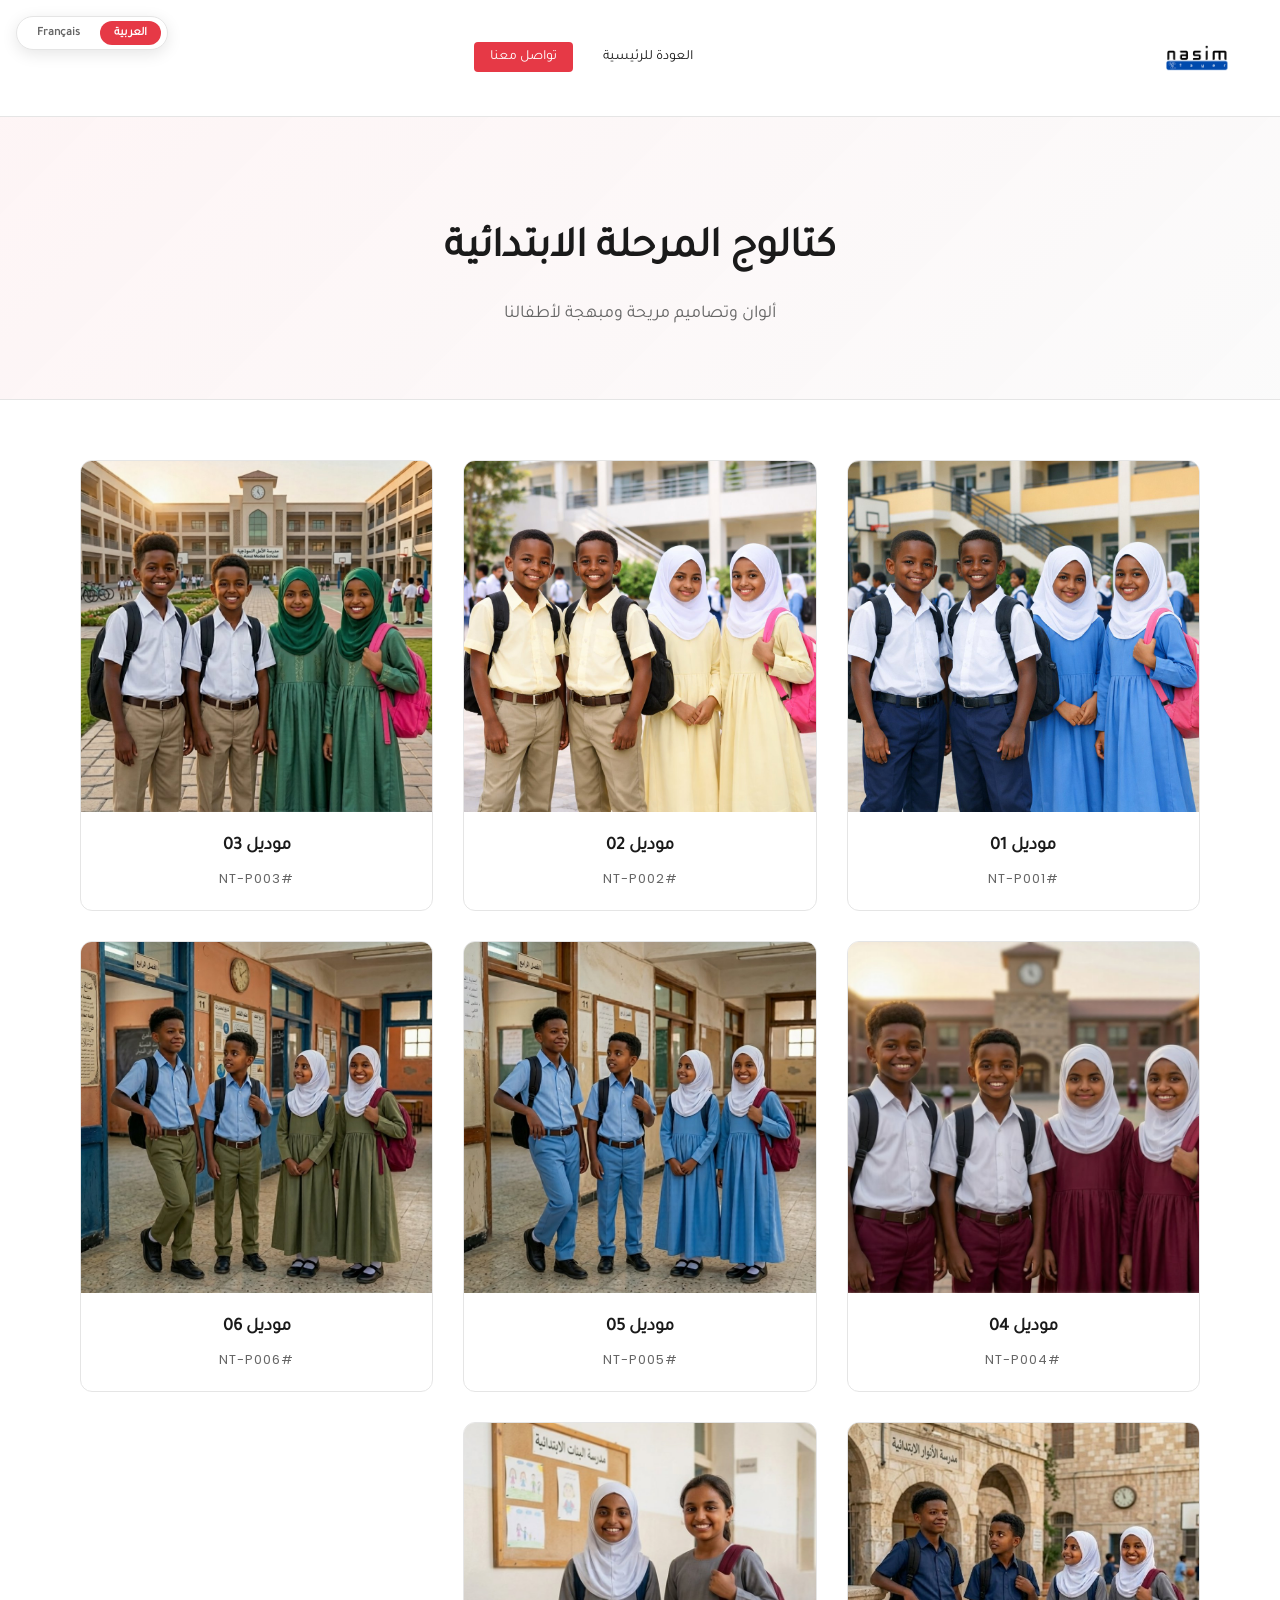
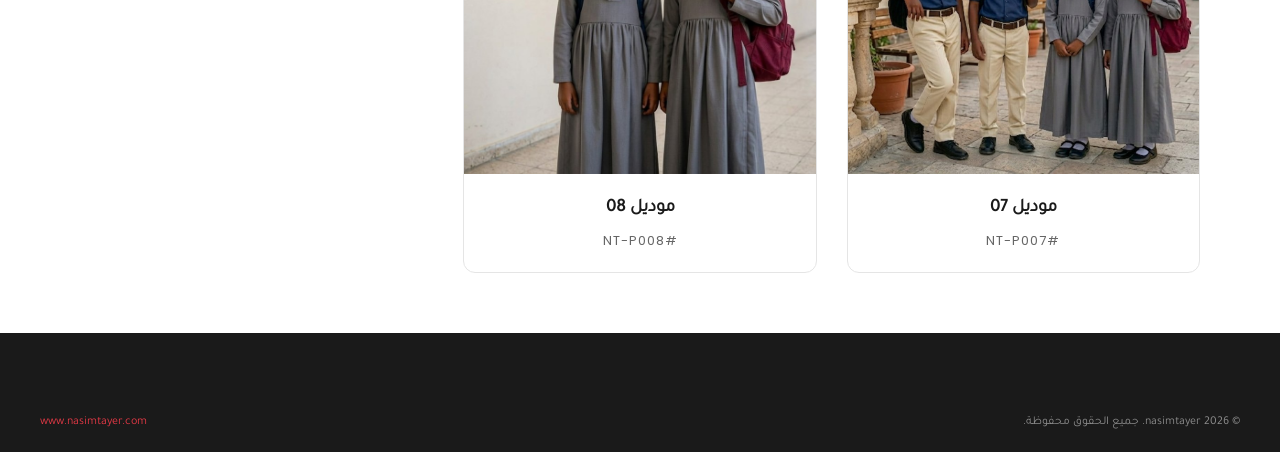
<file: catalog-primary.html>
<!DOCTYPE html>
<html lang="ar" dir="rtl">
<head>
<meta charset="UTF-8">
<meta name="viewport" content="width=device-width, initial-scale=1.0">
<meta name="description" content="كتالوج زي المرحلة الابتدائية من نسيم طير للأزياء المدرسية في تشاد. استعرض تشكيلة متنوعة ومريحة من أزياء المرحلة الابتدائية بألوان مبهجة وجودة عالية لمدارسنا الشريكة.">
<meta name="keywords" content="زي المرحلة الابتدائية, ملابس مدارس ابتدائية, أزياء مدرسية للأطفال, نسيم طير, تشاد, انجمينا, تفصيل يونيفورم ابتدائي, ثانوية ابن مالك, ثانوية الوحدة العربية">
<meta property="og:title" content="كتالوج زي المرحلة الابتدائية | نسيم طير للأزياء المدرسية">
<meta property="og:description" content="تشكيلة فاخرة وألوان مبهجة وعملية مخصصة للأطفال في المرحلة الابتدائية من نسيم طير للأزياء المدرسية في تشاد.">
<meta property="og:type" content="website">
<meta property="og:url" content="https://www.nasimtayer.com/catalog-primary.html">
<meta property="og:image" content="https://www.nasimtayer.com/assets/images/ibtidai.jpg">
<link rel="canonical" href="https://www.nasimtayer.com/catalog-primary.html">
<title data-i18n="seo_cat_primary_title">كتالوج زي المرحلة الابتدائية | نسيم طير للأزياء المدرسية في تشاد</title>
<link rel="icon" type="image/png" href="assets/icos/nasimweb.png">
<link rel="stylesheet" href="css/style.css">

<script type="application/ld+json">
{
  "@context": "https://schema.org",
  "@type": "CollectionPage",
  "@id": "https://www.nasimtayer.com/catalog-primary.html",
  "url": "https://www.nasimtayer.com/catalog-primary.html",
  "name": "كتالوج زي المرحلة الابتدائية | نسيم طير للأزياء المدرسية في تشاد",
  "description": "كتالوج زي المرحلة الابتدائية من نسيم طير للأزياء المدرسية في تشاد. استعرض تشكيلة متنوعة ومريحة من أزياء المرحلة الابتدائية بألوان مبهجة وجودة عالية لمدارسنا الشريكة.",
  "publisher": {
    "@type": "Organization",
    "name": "نسيم طير",
    "url": "https://www.nasimtayer.com/"
  },
  "about": {
    "@type": "Thing",
    "name": "أزياء مدرسية للمرحلة الابتدائية"
  }
}
</script>
</head>
<body>

<div class="lang-switcher">
  <button class="lang-btn active" data-lang="ar" onclick="setLang('ar')">العربية</button>
  <button class="lang-btn" data-lang="fr" onclick="setLang('fr')">Français</button>
</div>

<nav>
  <a href="index.html" class="logo">
    <img loading="lazy" src="assets/icos/logo.png" alt="نسيم طير" class="lmark">
  </a>
  <ul class="nav-links">
    <li><a href="index.html" data-i18n="back_to_main">العودة للرئيسية</a></li>
    <li><a href="https://wa.me/23562060728" class="ncta" data-i18n="nav_contact" target="_blank">تواصل معنا</a></li>
  </ul>
  <div class="hburg" onclick="tog()"><span></span><span></span><span></span></div>
</nav>

<div class="mobmenu" id="mob">
  <button class="mobclose" onclick="tog()">✕</button>
  <a href="index.html" onclick="tog()" data-i18n="back_to_main">العودة للرئيسية</a>
  <a href="https://wa.me/23562060728" onclick="tog()" data-i18n="nav_contact" target="_blank">تواصل معنا</a>
</div>

<div class="catalog-header reveal">
  <h1 class="catalog-title" data-i18n="cat_primary_title">كتالوج المرحلة الابتدائية</h1>
  <p class="catalog-sub" data-i18n="cat_primary_desc">ألوان وتصاميم مريحة ومبهجة لأطفالنا</p>

</div>

<div class="catalog-grid reveal">
  <div class="catalog-item">
    <div class="catalog-img" style="padding:0;overflow:hidden;background:none;line-height:0;"><img loading="lazy" src="assets/images/primary_zey/1.jpg" alt="موديل 01" style="width:100%;height:100%;object-fit:cover;"></div>
    <div class="catalog-info">
      <h3 class="catalog-item-title"><span data-i18n="model_placeholder">موديل</span> 01</h3>
      <p class="catalog-item-code">#NT-P001</p>
    </div>
  </div>
  <div class="catalog-item">
    <div class="catalog-img" style="padding:0;overflow:hidden;background:none;line-height:0;"><img loading="lazy" src="assets/images/primary_zey/2.jpg" alt="موديل 02" style="width:100%;height:100%;object-fit:cover;"></div>
    <div class="catalog-info">
      <h3 class="catalog-item-title"><span data-i18n="model_placeholder">موديل</span> 02</h3>
      <p class="catalog-item-code">#NT-P002</p>
    </div>
  </div>
  <div class="catalog-item">
    <div class="catalog-img" style="padding:0;overflow:hidden;background:none;line-height:0;"><img loading="lazy" src="assets/images/primary_zey/3.jpg" alt="موديل 03" style="width:100%;height:100%;object-fit:cover;"></div>
    <div class="catalog-info">
      <h3 class="catalog-item-title"><span data-i18n="model_placeholder">موديل</span> 03</h3>
      <p class="catalog-item-code">#NT-P003</p>
    </div>
  </div>
  <div class="catalog-item">
    <div class="catalog-img" style="padding:0;overflow:hidden;background:none;line-height:0;"><img loading="lazy" src="assets/images/primary_zey/4.jpg" alt="موديل 04" style="width:100%;height:100%;object-fit:cover;"></div>
    <div class="catalog-info">
      <h3 class="catalog-item-title"><span data-i18n="model_placeholder">موديل</span> 04</h3>
      <p class="catalog-item-code">#NT-P004</p>
    </div>
  </div>
  <div class="catalog-item">
    <div class="catalog-img" style="padding:0;overflow:hidden;background:none;line-height:0;"><img loading="lazy" src="assets/images/primary_zey/5.jpg" alt="موديل 05" style="width:100%;height:100%;object-fit:cover;"></div>
    <div class="catalog-info">
      <h3 class="catalog-item-title"><span data-i18n="model_placeholder">موديل</span> 05</h3>
      <p class="catalog-item-code">#NT-P005</p>
    </div>
  </div>
  <div class="catalog-item">
    <div class="catalog-img" style="padding:0;overflow:hidden;background:none;line-height:0;"><img loading="lazy" src="assets/images/primary_zey/6.jpg" alt="موديل 06" style="width:100%;height:100%;object-fit:cover;"></div>
    <div class="catalog-info">
      <h3 class="catalog-item-title"><span data-i18n="model_placeholder">موديل</span> 06</h3>
      <p class="catalog-item-code">#NT-P006</p>
    </div>
  </div>
  <div class="catalog-item">
    <div class="catalog-img" style="padding:0;overflow:hidden;background:none;line-height:0;"><img loading="lazy" src="assets/images/primary_zey/7.jpg" alt="موديل 07" style="width:100%;height:100%;object-fit:cover;"></div>
    <div class="catalog-info">
      <h3 class="catalog-item-title"><span data-i18n="model_placeholder">موديل</span> 07</h3>
      <p class="catalog-item-code">#NT-P007</p>
    </div>
  </div>
  <div class="catalog-item">
    <div class="catalog-img" style="padding:0;overflow:hidden;background:none;line-height:0;"><img loading="lazy" src="assets/images/primary_zey/8.jpg" alt="موديل 08" style="width:100%;height:100%;object-fit:cover;"></div>
    <div class="catalog-info">
      <h3 class="catalog-item-title"><span data-i18n="model_placeholder">موديل</span> 08</h3>
      <p class="catalog-item-code">#NT-P008</p>
    </div>
  </div>
</div>

<footer>
  <div class="fbot" style="border-top:none;">
    <span data-i18n="footer_copy" id="footer-copy">© 2026 nasimtayer. جميع الحقوق محفوظة.</span>
    <span class="dom">www.nasimtayer.com</span>
  </div>
</footer>

<script src="js/script.js" defer></script>
</body>
</html>
</file>
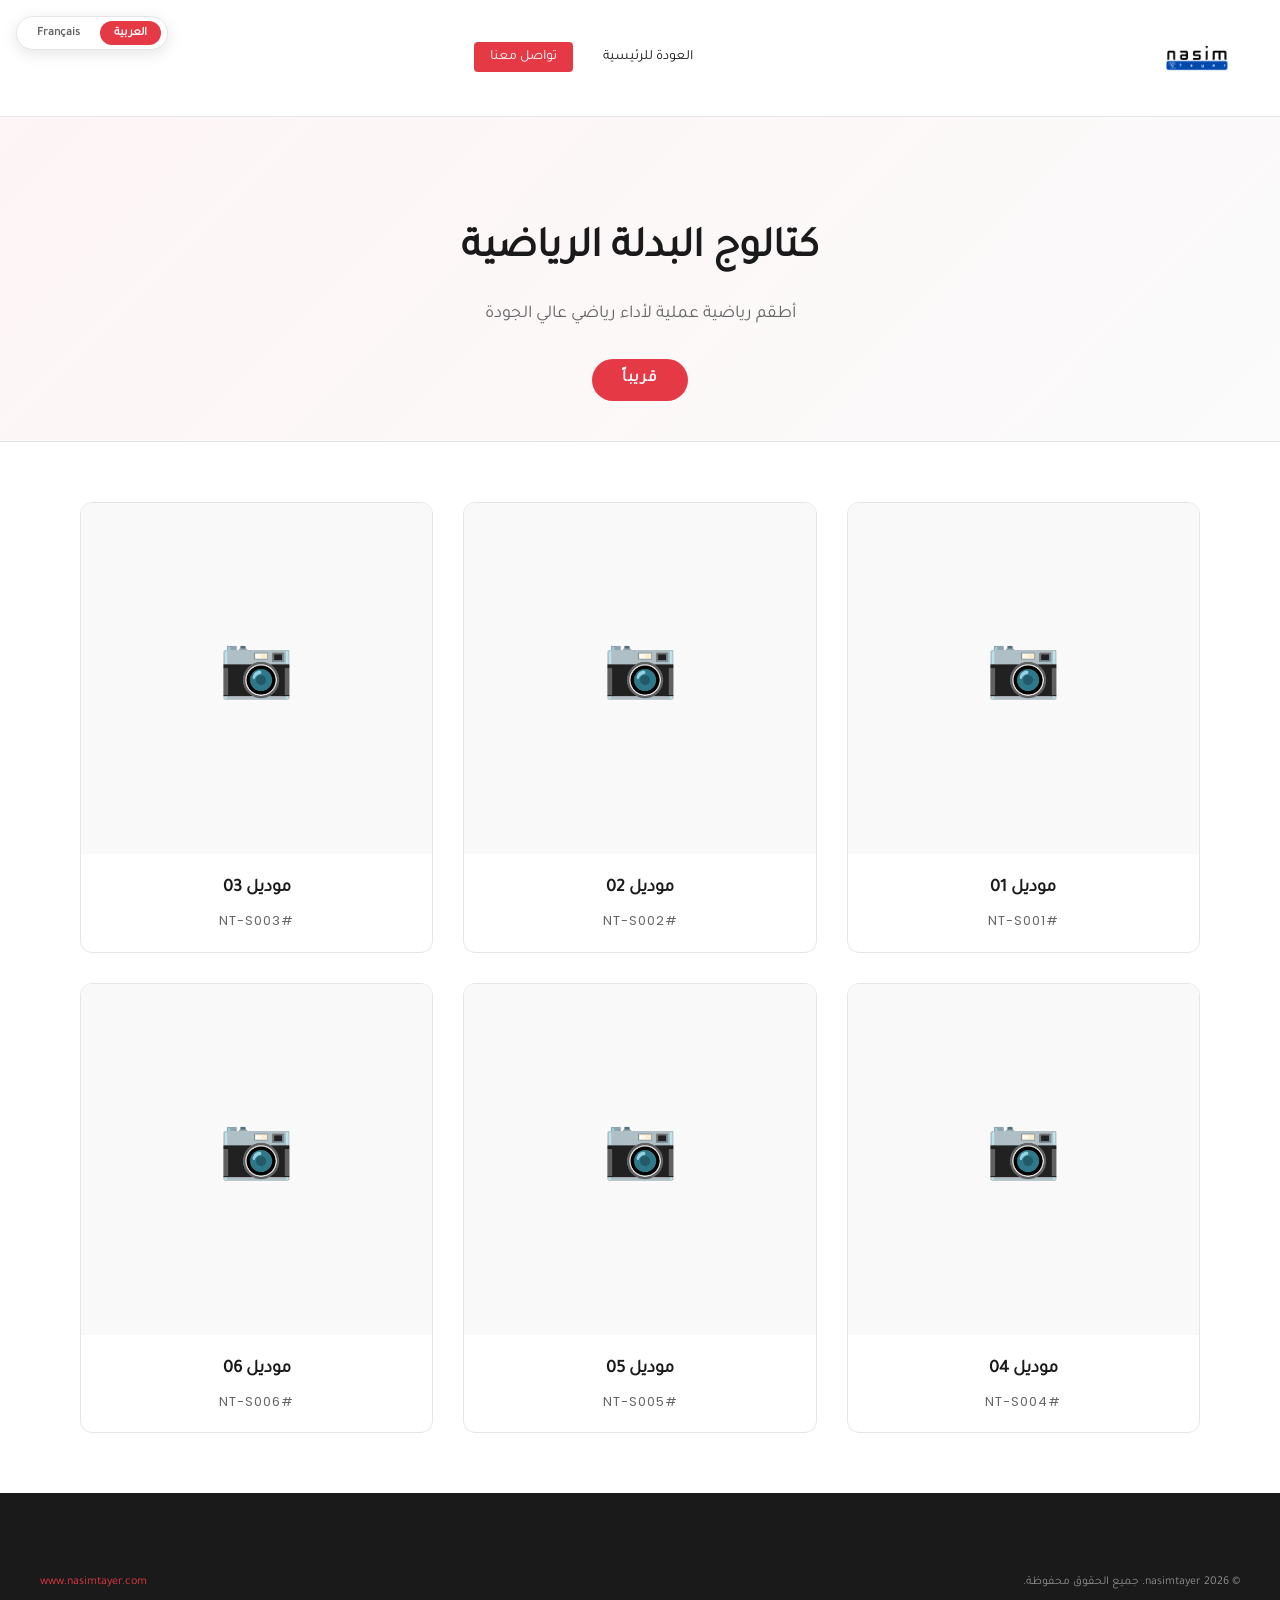
<file: catalog-sports.html>
<!DOCTYPE html>
<html lang="ar" dir="rtl">
<head>
<meta charset="UTF-8">
<meta name="viewport" content="width=device-width, initial-scale=1.0">
<meta name="description" content="كتالوج البدلة الرياضية المدرسية من نسيم طير بجودة متميزة في تشاد. بدلات رياضية مريحة ومتينة تناسب جميع المدارس الشريكة في انجمينا وتدعم الحركة النشطة.">
<meta name="keywords" content="بدلة رياضية مدرسية, ملابس رياضية مدرسية, تريننج مدرسي يونيفورم, نسيم طير أزياء رياضية, تشاد, انجمينا, تصميم وتوريد لبس رياضة للمدارس">
<meta property="og:title" content="كتالوج البدلة الرياضية المدرسية | نسيم طير للأزياء المدرسية">
<meta property="og:description" content="أطقم رياضية عملية بألوان وتصاميم مريحة للأداء الرياضي المتميز لتلاميذ المدارس من نسيم طير.">
<meta property="og:type" content="website">
<meta property="og:url" content="https://www.nasimtayer.com/catalog-sports.html">
<meta property="og:image" content="https://www.nasimtayer.com/assets/icos/logo_print.png">
<link rel="canonical" href="https://www.nasimtayer.com/catalog-sports.html">
<title data-i18n="seo_cat_sports_title">كتالوج البدلة الرياضية المدرسية | نسيم طير للأزياء المدرسية في تشاد</title>
<link rel="icon" type="image/png" href="assets/icos/nasimweb.png">
<link rel="stylesheet" href="css/style.css">

<script type="application/ld+json">
{
  "@context": "https://schema.org",
  "@type": "CollectionPage",
  "@id": "https://www.nasimtayer.com/catalog-sports.html",
  "url": "https://www.nasimtayer.com/catalog-sports.html",
  "name": "كتالوج البدلة الرياضية المدرسية | نسيم طير للأزياء المدرسية في تشاد",
  "description": "كتالوج البدلة الرياضية المدرسية من نسيم طير بجودة متميزة في تشاد. بدلات رياضية مريحة ومتينة تناسب جميع المدارس الشريكة في انجمينا وتدعم الحركة النشطة.",
  "publisher": {
    "@type": "Organization",
    "name": "نسيم طير",
    "url": "https://www.nasimtayer.com/"
  },
  "about": {
    "@type": "Thing",
    "name": "البدلة الرياضية المدرسية"
  }
}
</script>
</head>
<body>

<div class="lang-switcher">
  <button class="lang-btn active" data-lang="ar" onclick="setLang('ar')">العربية</button>
  <button class="lang-btn" data-lang="fr" onclick="setLang('fr')">Français</button>
</div>

<nav>
  <a href="index.html" class="logo">
    <img loading="lazy" src="assets/icos/logo.png" alt="نسيم طير" class="lmark">
  </a>
  <ul class="nav-links">
    <li><a href="index.html" data-i18n="back_to_main">العودة للرئيسية</a></li>
    <li><a href="https://wa.me/23562060728" class="ncta" data-i18n="nav_contact" target="_blank">تواصل معنا</a></li>
  </ul>
  <div class="hburg" onclick="tog()"><span></span><span></span><span></span></div>
</nav>

<div class="mobmenu" id="mob">
  <button class="mobclose" onclick="tog()">✕</button>
  <a href="index.html" onclick="tog()" data-i18n="back_to_main">العودة للرئيسية</a>
  <a href="https://wa.me/23562060728" onclick="tog()" data-i18n="nav_contact" target="_blank">تواصل معنا</a>
</div>

<div class="catalog-header reveal">
  <h1 class="catalog-title" data-i18n="cat_sports_title">كتالوج البدلة الرياضية</h1>
  <p class="catalog-sub" data-i18n="cat_sports_desc">أطقم رياضية عملية لأداء رياضي عالي الجودة</p>
  <div class="coming-soon-badge" data-i18n="coming_soon">قريباً</div>
</div>

<div class="catalog-grid reveal">
  <div class="catalog-item">
    <div class="catalog-img">📷</div>
    <div class="catalog-info">
      <h3 class="catalog-item-title"><span data-i18n="model_placeholder">موديل</span> 01</h3>
      <p class="catalog-item-code">#NT-S001</p>
    </div>
  </div>
  <div class="catalog-item">
    <div class="catalog-img">📷</div>
    <div class="catalog-info">
      <h3 class="catalog-item-title"><span data-i18n="model_placeholder">موديل</span> 02</h3>
      <p class="catalog-item-code">#NT-S002</p>
    </div>
  </div>
  <div class="catalog-item">
    <div class="catalog-img">📷</div>
    <div class="catalog-info">
      <h3 class="catalog-item-title"><span data-i18n="model_placeholder">موديل</span> 03</h3>
      <p class="catalog-item-code">#NT-S003</p>
    </div>
  </div>
  <div class="catalog-item">
    <div class="catalog-img">📷</div>
    <div class="catalog-info">
      <h3 class="catalog-item-title"><span data-i18n="model_placeholder">موديل</span> 04</h3>
      <p class="catalog-item-code">#NT-S004</p>
    </div>
  </div>
  <div class="catalog-item">
    <div class="catalog-img">📷</div>
    <div class="catalog-info">
      <h3 class="catalog-item-title"><span data-i18n="model_placeholder">موديل</span> 05</h3>
      <p class="catalog-item-code">#NT-S005</p>
    </div>
  </div>
  <div class="catalog-item">
    <div class="catalog-img">📷</div>
    <div class="catalog-info">
      <h3 class="catalog-item-title"><span data-i18n="model_placeholder">موديل</span> 06</h3>
      <p class="catalog-item-code">#NT-S006</p>
    </div>
  </div>
</div>

<footer>
  <div class="fbot" style="border-top:none;">
    <span data-i18n="footer_copy" id="footer-copy">© 2026 nasimtayer. جميع الحقوق محفوظة.</span>
    <span class="dom">www.nasimtayer.com</span>
  </div>
</footer>

<script src="js/script.js" defer></script>
</body>
</html>
</file>
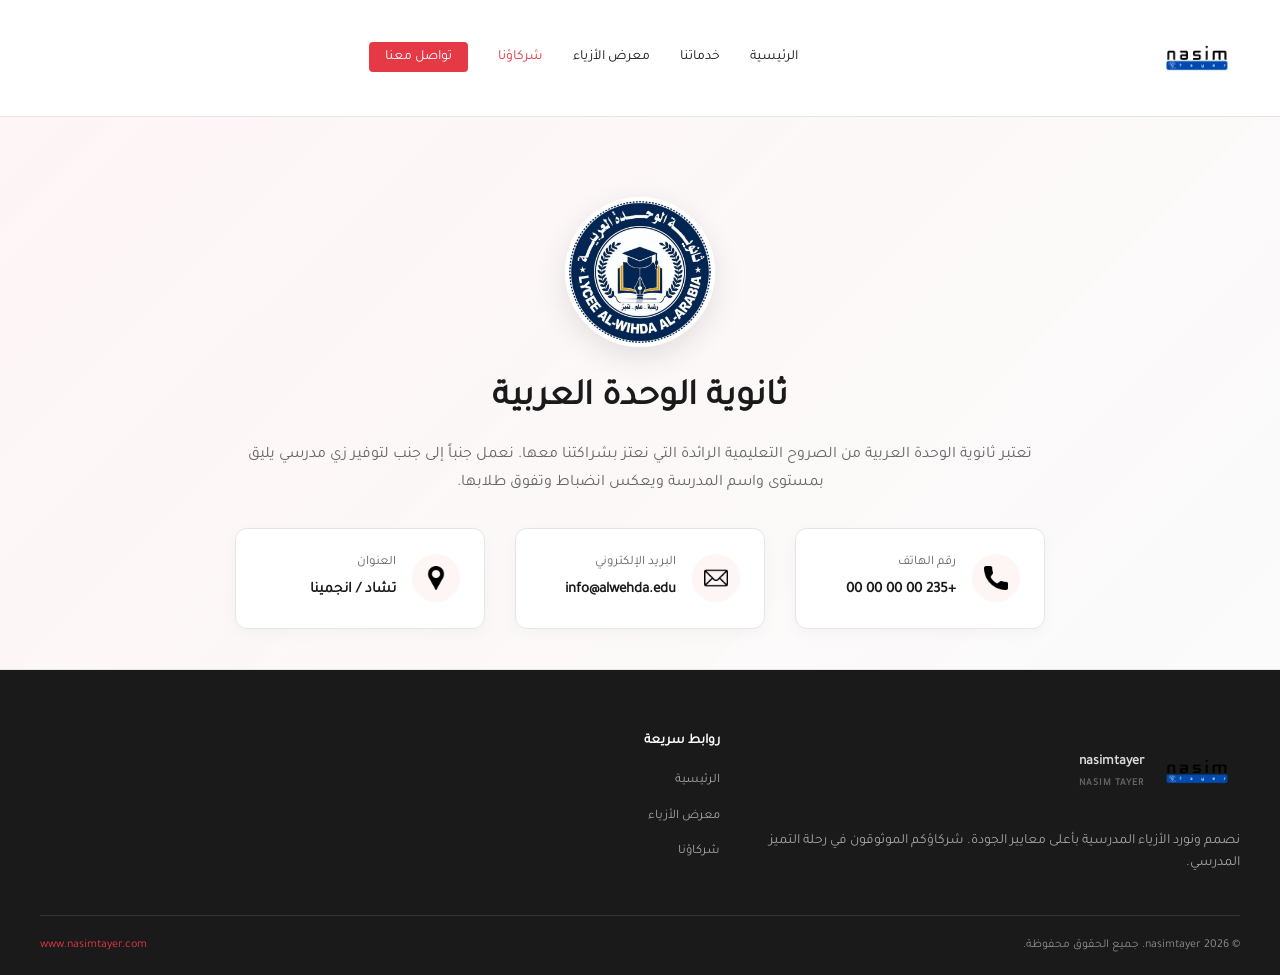
<file: partner-al-wehda.html>
<!DOCTYPE html>
<html lang="ar" dir="rtl">
<head>
<meta charset="UTF-8">
<meta name="viewport" content="width=device-width, initial-scale=1.0">
<meta http-equiv="Content-Security-Policy" content="upgrade-insecure-requests">
<meta name="description" content="ثانوية الوحدة العربية - شريك مدرسي معتمد لنسيم طير للأزياء المدرسية في تشاد. نصمم ونورد الزي المدرسي الرسمي لثانوية الوحدة العربية في انجمينا بأعلى مواصفات الجودة والمتانة.">
<meta name="keywords" content="ثانوية الوحدة العربية, زي ثانوية الوحدة العربية, يونيفورم ثانوية الوحدة العربية, نسيم طير, للأزياء المدرسية, تشاد, انجمينا, تفصيل زي مدرسي, زي موحد للمدارس">
<meta property="og:title" content="زي ثانوية الوحدة العربية المدرسي | شركاء نسيم طير للأزياء المدرسية">
<meta property="og:description" content="ثانوية الوحدة العربية شريكة نسيم طير للأزياء المدرسية بأعلى معايير الجودة لتأمين بدلات وزي مدرسي مميز للطلاب والطالبات.">
<meta property="og:type" content="website">
<meta property="og:url" content="https://www.nasimtayer.com/partner-al-wehda.html">
<meta property="og:image" content="https://www.nasimtayer.com/assets/images/al_w.jpg">
<link rel="canonical" href="https://www.nasimtayer.com/partner-al-wehda.html">
<title data-i18n="seo_partner_al_wehda_title">زي ثانوية الوحدة العربية المدرسي | شركاء نسيم طير للأزياء المدرسية في تشاد</title>
<link rel="icon" type="image/png" href="assets/icos/nasimweb.png">
<link rel="stylesheet" href="css/style.css">

<script type="application/ld+json">
{
  "@context": "https://schema.org",
  "@graph": [
    {
      "@type": "EducationalOrganization",
      "@id": "https://www.nasimtayer.com/partner-al-wehda.html#school",
      "name": "ثانوية الوحدة العربية",
      "address": {
        "@type": "PostalAddress",
        "addressLocality": "انجمينا",
        "addressCountry": "TD"
      }
    },
    {
      "@type": "WebPage",
      "@id": "https://www.nasimtayer.com/partner-al-wehda.html",
      "url": "https://www.nasimtayer.com/partner-al-wehda.html",
      "name": "زي ثانوية الوحدة العربية المدرسي | شركاء نسيم طير للأزياء المدرسية في تشاد",
      "description": "ثانوية الوحدة العربية - شريك مدرسي معتمد لنسيم طير للأزياء المدرسية في تشاد. نصمم ونورد الزي المدرسي الرسمي لثانوية الوحدة العربية في انجمينا بأعلى مواصفات الجودة والمتانة.",
      "about": { "@id": "https://www.nasimtayer.com/partner-al-wehda.html#school" },
      "mentions": [
        {
          "@type": "Organization",
          "name": "نسيم طير",
          "url": "https://www.nasimtayer.com/"
        }
      ]
    }
  ]
}
</script>
</head>
<style>
  /* Local styling specific to partner pages */
  .partner-hero {
    background: linear-gradient(135deg, rgba(230,57,70,0.05) 0%, rgba(26,26,26,0.02) 100%);
    padding: 80px 20px 40px;
    text-align: center;
    border-bottom: 1px solid var(--border);
  }
  .partner-logo-large {
    width: 150px;
    height: 150px;
    object-fit: cover;
    border-radius: 50%;
    border: 4px solid white;
    box-shadow: 0 10px 30px rgba(0,0,0,0.1);
    margin: 0 auto 24px;
    display: block;
  }
  .partner-title {
    font-size: 36px;
    font-weight: 700;
    color: var(--dark);
    margin-bottom: 12px;
  }
  .partner-desc {
    max-width: 800px;
    margin: 0 auto 30px;
    color: var(--gray);
    font-size: 16px;
    line-height: 1.8;
  }
  .partner-contact-grid {
    display: flex;
    justify-content: center;
    gap: 30px;
    flex-wrap: wrap;
    margin-top: 30px;
  }
  .p-contact-card {
    background: white;
    padding: 24px;
    border-radius: 12px;
    border: 1px solid var(--border);
    display: flex;
    align-items: center;
    gap: 16px;
    min-width: 250px;
    text-decoration: none;
    color: var(--dark);
    transition: all 0.3s;
    box-shadow: 0 4px 15px rgba(0,0,0,0.03);
  }
  .p-contact-card:hover {
    border-color: var(--acc);
    transform: translateY(-5px);
    box-shadow: 0 10px 25px rgba(230,57,70,0.1);
  }
  .p-contact-icon {
    width: 48px;
    height: 48px;
    background: rgba(230,57,70,0.05);
    border-radius: 50%;
    display: flex;
    align-items: center;
    justify-content: center;
    color: var(--acc);
    font-size: 24px;
  }
  .p-contact-icon img {
    width: 24px;
    height: 24px;
  }
  .p-contact-info {
    text-align: right;
  }
  .p-contact-label {
    display: block;
    font-size: 13px;
    color: var(--gray);
    margin-bottom: 4px;
  }
  .p-contact-val {
    font-size: 15px;
    font-weight: 600;
  }
</style>
</head>
<body>

<!-- NAV -->
<nav>
  <a href="index.html" class="logo">
    <img loading="lazy" src="assets/icos/logo.png" alt="نسيم طير" class="lmark">
  </a>
  <ul class="nav-links">
    <li><a href="index.html#home">الرئيسية</a></li>
    <li><a href="index.html#services">خدماتنا</a></li>
    <li><a href="index.html#gallery">معرض الأزياء</a></li>
    <li><a href="index.html#partners" style="color:var(--red);">شركاؤنا</a></li>
    <li><a href="https://wa.me/23562060728" class="ncta" target="_blank" rel="noopener noreferrer">تواصل معنا</a></li>
  </ul>
  <div class="hburg" onclick="tog()"><span></span><span></span><span></span></div>
</nav>

<div class="mobmenu" id="mob">
  <button class="mobclose" onclick="tog()">&#x2715;</button>
  <a href="index.html#home" onclick="tog()">الرئيسية</a>
  <a href="index.html#services" onclick="tog()">خدماتنا</a>
  <a href="index.html#gallery" onclick="tog()">معرض الأزياء</a>
  <a href="index.html#partners" onclick="tog()">شركاؤنا</a>
  <a href="https://wa.me/23562060728" onclick="tog()" class="ncta" style="width:fit-content;margin-top:10px" target="_blank" rel="noopener noreferrer">تواصل معنا</a>
</div>

<!-- PARTNER INFO -->
<div class="partner-hero reveal">
  <img src="assets/images/al_w.jpg" alt="ثانوية الوحدة العربية" class="partner-logo-large" loading="lazy">
  <h1 class="partner-title">ثانوية الوحدة العربية</h1>
  <p class="partner-desc">
    تعتبر ثانوية الوحدة العربية من الصروح التعليمية الرائدة التي نعتز بشراكتنا معها. نعمل جنباً إلى جنب لتوفير زي مدرسي يليق بمستوى واسم المدرسة ويعكس انضباط وتفوق طلابها.
  </p>
  
  <div class="partner-contact-grid">
    <a href="tel:+235000000" class="p-contact-card">
      <div class="p-contact-icon"><img loading="lazy" src="assets/icos/call.png" alt="الهاتف"></div>
      <div class="p-contact-info">
        <span class="p-contact-label">رقم الهاتف</span>
        <span class="p-contact-val">+235 00 00 00 00</span>
      </div>
    </a>
    <a href="mailto:info@alwehda.edu" class="p-contact-card">
      <div class="p-contact-icon"><img loading="lazy" src="assets/icos/mail.png" alt="البريد"></div>
      <div class="p-contact-info">
        <span class="p-contact-label">البريد الإلكتروني</span>
        <span class="p-contact-val">info@alwehda.edu</span>
      </div>
    </a>
    <a href="#" class="p-contact-card">
      <div class="p-contact-icon"><img loading="lazy" src="assets/icos/pin.png" alt="العنوان"></div>
      <div class="p-contact-info">
        <span class="p-contact-label">العنوان</span>
        <span class="p-contact-val">تشاد / انجمينا</span>
      </div>
    </a>
  </div>
</div>

<!-- FOOTER -->
<footer>
  <div class="fmain">
    <div class="fbrand">
      <a href="index.html" class="logo">
        <img loading="lazy" src="assets/icos/logo.png" alt="nasimtayer" class="lmark">
        <div class="ltxt"><span class="ar" style="color:rgba(255,255,255,0.85)">nasimtayer</span><span class="en">NASIM TAYER</span></div>
      </a>
      <p>نصمم ونورد الأزياء المدرسية بأعلى معايير الجودة. شركاؤكم الموثوقون في رحلة التميز المدرسي.</p>
    </div>
    <div class="fcol">
      <h4>روابط سريعة</h4>
      <ul>
        <li><a href="index.html#home">الرئيسية</a></li>
        <li><a href="index.html#gallery">معرض الأزياء</a></li>
        <li><a href="index.html#partners">شركاؤنا</a></li>
      </ul>
    </div>
  </div>
  <div class="fbot">
    <span>© 2026 nasimtayer. جميع الحقوق محفوظة.</span>
    <span class="dom">www.nasimtayer.com</span>
  </div>
</footer>

<script src="js/script.js" defer></script>
</body>
</html>
</file>
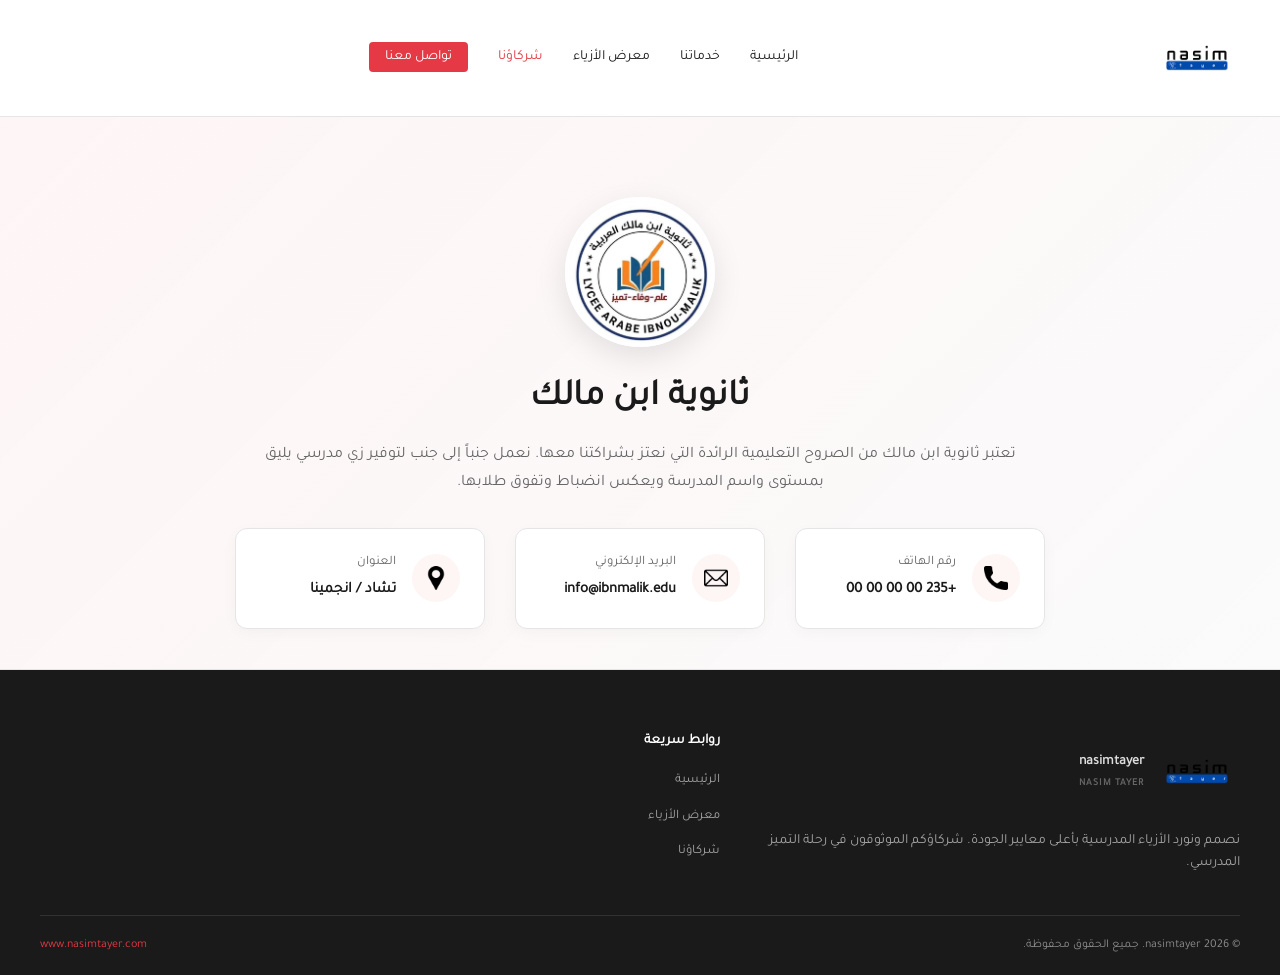
<file: partner-ibn-malik.html>
<!DOCTYPE html>
<html lang="ar" dir="rtl">
<head>
<meta charset="UTF-8">
<meta name="viewport" content="width=device-width, initial-scale=1.0">
<meta http-equiv="Content-Security-Policy" content="upgrade-insecure-requests">
<meta name="description" content="ثانوية ابن مالك - شريك مدرسي معتمد لنسيم طير للأزياء المدرسية في تشاد. نصمم ونورد الزي المدرسي المتميز لثانوية ابن مالك في انجمينا بجودة عالية وأخشاب خيوط متينة.">
<meta name="keywords" content="ثانوية ابن مالك, زي ثانوية ابن مالك, يونيفورم ثانوية ابن مالك, نسيم طير, للأزياء المدرسية, تشاد, انجمينا, تفصيل زي مدرسي, زي موحد للمدارس">
<meta property="og:title" content="زي ثانوية ابن مالك المدرسي | شركاء نسيم طير للأزياء المدرسية">
<meta property="og:description" content="ثانوية ابن مالك شريكة نسيم طير للأزياء المدرسية بأعلى معايير الجودة لتأمين بدلات وزي مدرسي مميز للطلاب والطالبات.">
<meta property="og:type" content="website">
<meta property="og:url" content="https://www.nasimtayer.com/partner-ibn-malik.html">
<meta property="og:image" content="https://www.nasimtayer.com/assets/images/ibn_m.jpg">
<link rel="canonical" href="https://www.nasimtayer.com/partner-ibn-malik.html">
<title data-i18n="seo_partner_ibn_malik_title">زي ثانوية ابن مالك المدرسي | شركاء نسيم طير للأزياء المدرسية في تشاد</title>
<link rel="icon" type="image/png" href="assets/icos/nasimweb.png">
<link rel="stylesheet" href="css/style.css">

<script type="application/ld+json">
{
  "@context": "https://schema.org",
  "@graph": [
    {
      "@type": "EducationalOrganization",
      "@id": "https://www.nasimtayer.com/partner-ibn-malik.html#school",
      "name": "ثانوية ابن مالك",
      "address": {
        "@type": "PostalAddress",
        "addressLocality": "انجمينا",
        "addressCountry": "TD"
      }
    },
    {
      "@type": "WebPage",
      "@id": "https://www.nasimtayer.com/partner-ibn-malik.html",
      "url": "https://www.nasimtayer.com/partner-ibn-malik.html",
      "name": "زي ثانوية ابن مالك المدرسي | شركاء نسيم طير للأزياء المدرسية في تشاد",
      "description": "ثانوية ابن مالك - شريك مدرسي معتمد لنسيم طير للأزياء المدرسية في تشاد. نصمم ونورد الزي المدرسي المتميز لثانوية ابن مالك في انجمينا بجودة عالية وأخشاب خيوط متينة.",
      "about": { "@id": "https://www.nasimtayer.com/partner-ibn-malik.html#school" },
      "mentions": [
        {
          "@type": "Organization",
          "name": "نسيم طير",
          "url": "https://www.nasimtayer.com/"
        }
      ]
    }
  ]
}
</script>
</head>
<style>
  /* Local styling specific to partner pages */
  .partner-hero {
    background: linear-gradient(135deg, rgba(230,57,70,0.05) 0%, rgba(26,26,26,0.02) 100%);
    padding: 80px 20px 40px;
    text-align: center;
    border-bottom: 1px solid var(--border);
  }
  .partner-logo-large {
    width: 150px;
    height: 150px;
    object-fit: cover;
    border-radius: 50%;
    border: 4px solid white;
    box-shadow: 0 10px 30px rgba(0,0,0,0.1);
    margin: 0 auto 24px;
    display: block;
  }
  .partner-title {
    font-size: 36px;
    font-weight: 700;
    color: var(--dark);
    margin-bottom: 12px;
  }
  .partner-desc {
    max-width: 800px;
    margin: 0 auto 30px;
    color: var(--gray);
    font-size: 16px;
    line-height: 1.8;
  }
  .partner-contact-grid {
    display: flex;
    justify-content: center;
    gap: 30px;
    flex-wrap: wrap;
    margin-top: 30px;
  }
  .p-contact-card {
    background: white;
    padding: 24px;
    border-radius: 12px;
    border: 1px solid var(--border);
    display: flex;
    align-items: center;
    gap: 16px;
    min-width: 250px;
    text-decoration: none;
    color: var(--dark);
    transition: all 0.3s;
    box-shadow: 0 4px 15px rgba(0,0,0,0.03);
  }
  .p-contact-card:hover {
    border-color: var(--acc);
    transform: translateY(-5px);
    box-shadow: 0 10px 25px rgba(230,57,70,0.1);
  }
  .p-contact-icon {
    width: 48px;
    height: 48px;
    background: rgba(230,57,70,0.05);
    border-radius: 50%;
    display: flex;
    align-items: center;
    justify-content: center;
    color: var(--acc);
    font-size: 24px;
  }
  .p-contact-icon img {
    width: 24px;
    height: 24px;
  }
  .p-contact-info {
    text-align: right;
  }
  .p-contact-label {
    display: block;
    font-size: 13px;
    color: var(--gray);
    margin-bottom: 4px;
  }
  .p-contact-val {
    font-size: 15px;
    font-weight: 600;
  }
</style>
</head>
<body>

<!-- NAV -->
<nav>
  <a href="index.html" class="logo">
    <img loading="lazy" src="assets/icos/logo.png" alt="نسيم طير" class="lmark">
  </a>
  <ul class="nav-links">
    <li><a href="index.html#home">الرئيسية</a></li>
    <li><a href="index.html#services">خدماتنا</a></li>
    <li><a href="index.html#gallery">معرض الأزياء</a></li>
    <li><a href="index.html#partners" style="color:var(--red);">شركاؤنا</a></li>
    <li><a href="https://wa.me/23562060728" class="ncta" target="_blank" rel="noopener noreferrer">تواصل معنا</a></li>
  </ul>
  <div class="hburg" onclick="tog()"><span></span><span></span><span></span></div>
</nav>

<div class="mobmenu" id="mob">
  <button class="mobclose" onclick="tog()">&#x2715;</button>
  <a href="index.html#home" onclick="tog()">الرئيسية</a>
  <a href="index.html#services" onclick="tog()">خدماتنا</a>
  <a href="index.html#gallery" onclick="tog()">معرض الأزياء</a>
  <a href="index.html#partners" onclick="tog()">شركاؤنا</a>
  <a href="https://wa.me/23562060728" onclick="tog()" class="ncta" style="width:fit-content;margin-top:10px" target="_blank" rel="noopener noreferrer">تواصل معنا</a>
</div>

<!-- PARTNER INFO -->
<div class="partner-hero reveal">
  <img src="assets/images/ibn_m.jpg" alt="ثانوية ابن مالك" class="partner-logo-large" loading="lazy">
  <h1 class="partner-title">ثانوية ابن مالك</h1>
  <p class="partner-desc">
    تعتبر ثانوية ابن مالك من الصروح التعليمية الرائدة التي نعتز بشراكتنا معها. نعمل جنباً إلى جنب لتوفير زي مدرسي يليق بمستوى واسم المدرسة ويعكس انضباط وتفوق طلابها.
  </p>
  
  <div class="partner-contact-grid">
    <a href="tel:+235000000" class="p-contact-card">
      <div class="p-contact-icon"><img loading="lazy" src="assets/icos/call.png" alt="الهاتف"></div>
      <div class="p-contact-info">
        <span class="p-contact-label">رقم الهاتف</span>
        <span class="p-contact-val">+235 00 00 00 00</span>
      </div>
    </a>
    <a href="mailto:info@ibnmalik.edu" class="p-contact-card">
      <div class="p-contact-icon"><img loading="lazy" src="assets/icos/mail.png" alt="البريد"></div>
      <div class="p-contact-info">
        <span class="p-contact-label">البريد الإلكتروني</span>
        <span class="p-contact-val">info@ibnmalik.edu</span>
      </div>
    </a>
    <a href="#" class="p-contact-card">
      <div class="p-contact-icon"><img loading="lazy" src="assets/icos/pin.png" alt="العنوان"></div>
      <div class="p-contact-info">
        <span class="p-contact-label">العنوان</span>
        <span class="p-contact-val">تشاد / انجمينا</span>
      </div>
    </a>
  </div>
</div>

<!-- FOOTER -->
<footer>
  <div class="fmain">
    <div class="fbrand">
      <a href="index.html" class="logo">
        <img loading="lazy" src="assets/icos/logo.png" alt="nasimtayer" class="lmark">
        <div class="ltxt"><span class="ar" style="color:rgba(255,255,255,0.85)">nasimtayer</span><span class="en">NASIM TAYER</span></div>
      </a>
      <p>نصمم ونورد الأزياء المدرسية بأعلى معايير الجودة. شركاؤكم الموثوقون في رحلة التميز المدرسي.</p>
    </div>
    <div class="fcol">
      <h4>روابط سريعة</h4>
      <ul>
        <li><a href="index.html#home">الرئيسية</a></li>
        <li><a href="index.html#gallery">معرض الأزياء</a></li>
        <li><a href="index.html#partners">شركاؤنا</a></li>
      </ul>
    </div>
  </div>
  <div class="fbot">
    <span>© 2026 nasimtayer. جميع الحقوق محفوظة.</span>
    <span class="dom">www.nasimtayer.com</span>
  </div>
</footer>

<script src="js/script.js" defer></script>
</body>
</html>
</file>
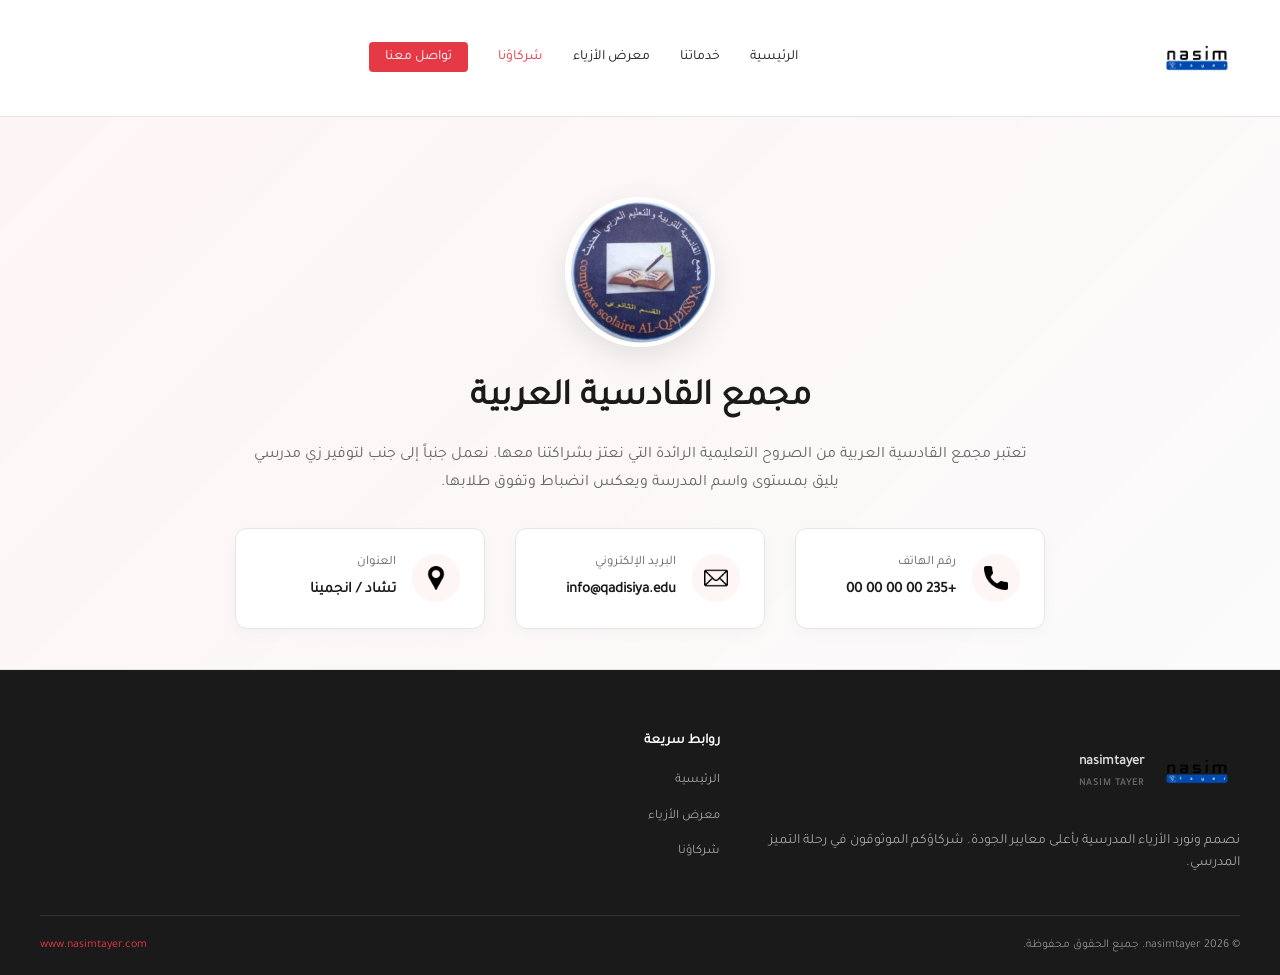
<file: partner-kadi.html>
<!DOCTYPE html>
<html lang="ar" dir="rtl">
<head>
<meta charset="UTF-8">
<meta name="viewport" content="width=device-width, initial-scale=1.0">
<meta http-equiv="Content-Security-Policy" content="upgrade-insecure-requests">
<meta name="description" content="مجمع القادسية العربية (Complexe Al Kadi) - شريك مدرسي معتمد لنسيم طير للأزياء المدرسية في تشاد. ننفرد بتصميم وتجهيز الزي الرسمي لطلاب مجمع القادسية في انجمينا بأعلى مستوى.">
<meta name="keywords" content="مجمع القادسية العربية, زي مجمع القادسية العربية, يونيفورم مجمع القادسية, نسيم طير, للأزياء المدرسية, تشاد, انجمينا, تفصيل زي مدرسي, زي موحد للمدارس">
<meta property="og:title" content="زي مجمع القادسية العربية المدرسي | شركاء نسيم طير للأزياء المدرسية">
<meta property="og:description" content="مجمع القادسية العربية شريكة نسيم طير للأزياء المدرسية بأعلى معايير الجودة لتأمين بدلات وزي مدرسي مميز للطلاب والطالبات.">
<meta property="og:type" content="website">
<meta property="og:url" content="https://www.nasimtayer.com/partner-kadi.html">
<meta property="og:image" content="https://www.nasimtayer.com/assets/images/kadi.jpg">
<link rel="canonical" href="https://www.nasimtayer.com/partner-kadi.html">
<title data-i18n="seo_partner_kadi_title">زي مجمع القادسية العربية المدرسي | شركاء نسيم طير للأزياء المدرسية في تشاد</title>
<link rel="icon" type="image/png" href="assets/icos/nasimweb.png">
<link rel="stylesheet" href="css/style.css">

<script type="application/ld+json">
{
  "@context": "https://schema.org",
  "@graph": [
    {
      "@type": "EducationalOrganization",
      "@id": "https://www.nasimtayer.com/partner-kadi.html#school",
      "name": "مجمع القادسية العربية",
      "address": {
        "@type": "PostalAddress",
        "addressLocality": "انجمينا",
        "addressCountry": "TD"
      }
    },
    {
      "@type": "WebPage",
      "@id": "https://www.nasimtayer.com/partner-kadi.html",
      "url": "https://www.nasimtayer.com/partner-kadi.html",
      "name": "زي مجمع القادسية العربية المدرسي | شركاء نسيم طير للأزياء المدرسية في تشاد",
      "description": "مجمع القادسية العربية (Complexe Al Kadi) - شريك مدرسي معتمد لنسيم طير للأزياء المدرسية في تشاد. ننفرد بتصميم وتجهيز الزي الرسمي لطلاب مجمع القادسية في انجمينا بأعلى مستوى.",
      "about": { "@id": "https://www.nasimtayer.com/partner-kadi.html#school" },
      "mentions": [
        {
          "@type": "Organization",
          "name": "نسيم طير",
          "url": "https://www.nasimtayer.com/"
        }
      ]
    }
  ]
}
</script>
</head>
<style>
  /* Local styling specific to partner pages */
  .partner-hero {
    background: linear-gradient(135deg, rgba(230,57,70,0.05) 0%, rgba(26,26,26,0.02) 100%);
    padding: 80px 20px 40px;
    text-align: center;
    border-bottom: 1px solid var(--border);
  }
  .partner-logo-large {
    width: 150px;
    height: 150px;
    object-fit: cover;
    border-radius: 50%;
    border: 4px solid white;
    box-shadow: 0 10px 30px rgba(0,0,0,0.1);
    margin: 0 auto 24px;
    display: block;
  }
  .partner-title {
    font-size: 36px;
    font-weight: 700;
    color: var(--dark);
    margin-bottom: 12px;
  }
  .partner-desc {
    max-width: 800px;
    margin: 0 auto 30px;
    color: var(--gray);
    font-size: 16px;
    line-height: 1.8;
  }
  .partner-contact-grid {
    display: flex;
    justify-content: center;
    gap: 30px;
    flex-wrap: wrap;
    margin-top: 30px;
  }
  .p-contact-card {
    background: white;
    padding: 24px;
    border-radius: 12px;
    border: 1px solid var(--border);
    display: flex;
    align-items: center;
    gap: 16px;
    min-width: 250px;
    text-decoration: none;
    color: var(--dark);
    transition: all 0.3s;
    box-shadow: 0 4px 15px rgba(0,0,0,0.03);
  }
  .p-contact-card:hover {
    border-color: var(--acc);
    transform: translateY(-5px);
    box-shadow: 0 10px 25px rgba(230,57,70,0.1);
  }
  .p-contact-icon {
    width: 48px;
    height: 48px;
    background: rgba(230,57,70,0.05);
    border-radius: 50%;
    display: flex;
    align-items: center;
    justify-content: center;
    color: var(--acc);
    font-size: 24px;
  }
  .p-contact-icon img {
    width: 24px;
    height: 24px;
  }
  .p-contact-info {
    text-align: right;
  }
  .p-contact-label {
    display: block;
    font-size: 13px;
    color: var(--gray);
    margin-bottom: 4px;
  }
  .p-contact-val {
    font-size: 15px;
    font-weight: 600;
  }
</style>
</head>
<body>

<!-- NAV -->
<nav>
  <a href="index.html" class="logo">
    <img loading="lazy" src="assets/icos/logo.png" alt="نسيم طير" class="lmark">
  </a>
  <ul class="nav-links">
    <li><a href="index.html#home">الرئيسية</a></li>
    <li><a href="index.html#services">خدماتنا</a></li>
    <li><a href="index.html#gallery">معرض الأزياء</a></li>
    <li><a href="index.html#partners" style="color:var(--red);">شركاؤنا</a></li>
    <li><a href="https://wa.me/23562060728" class="ncta" target="_blank" rel="noopener noreferrer">تواصل معنا</a></li>
  </ul>
  <div class="hburg" onclick="tog()"><span></span><span></span><span></span></div>
</nav>

<div class="mobmenu" id="mob">
  <button class="mobclose" onclick="tog()">&#x2715;</button>
  <a href="index.html#home" onclick="tog()">الرئيسية</a>
  <a href="index.html#services" onclick="tog()">خدماتنا</a>
  <a href="index.html#gallery" onclick="tog()">معرض الأزياء</a>
  <a href="index.html#partners" onclick="tog()">شركاؤنا</a>
  <a href="https://wa.me/23562060728" onclick="tog()" class="ncta" style="width:fit-content;margin-top:10px" target="_blank" rel="noopener noreferrer">تواصل معنا</a>
</div>

<!-- PARTNER INFO -->
<div class="partner-hero reveal">
  <img src="assets/images/kadi.jpg" alt="مجمع القادسية العربية" class="partner-logo-large" loading="lazy">
  <h1 class="partner-title">مجمع القادسية العربية</h1>
  <p class="partner-desc">
    تعتبر مجمع القادسية العربية من الصروح التعليمية الرائدة التي نعتز بشراكتنا معها. نعمل جنباً إلى جنب لتوفير زي مدرسي يليق بمستوى واسم المدرسة ويعكس انضباط وتفوق طلابها.
  </p>
  
  <div class="partner-contact-grid">
    <a href="tel:+235000000" class="p-contact-card">
      <div class="p-contact-icon"><img loading="lazy" src="assets/icos/call.png" alt="الهاتف"></div>
      <div class="p-contact-info">
        <span class="p-contact-label">رقم الهاتف</span>
        <span class="p-contact-val">+235 00 00 00 00</span>
      </div>
    </a>
    <a href="mailto:info@qadisiya.edu" class="p-contact-card">
      <div class="p-contact-icon"><img loading="lazy" src="assets/icos/mail.png" alt="البريد"></div>
      <div class="p-contact-info">
        <span class="p-contact-label">البريد الإلكتروني</span>
        <span class="p-contact-val">info@qadisiya.edu</span>
      </div>
    </a>
    <a href="#" class="p-contact-card">
      <div class="p-contact-icon"><img loading="lazy" src="assets/icos/pin.png" alt="العنوان"></div>
      <div class="p-contact-info">
        <span class="p-contact-label">العنوان</span>
        <span class="p-contact-val">تشاد / انجمينا</span>
      </div>
    </a>
  </div>
</div>

<!-- FOOTER -->
<footer>
  <div class="fmain">
    <div class="fbrand">
      <a href="index.html" class="logo">
        <img loading="lazy" src="assets/icos/logo.png" alt="nasimtayer" class="lmark">
        <div class="ltxt"><span class="ar" style="color:rgba(255,255,255,0.85)">nasimtayer</span><span class="en">NASIM TAYER</span></div>
      </a>
      <p>نصمم ونورد الأزياء المدرسية بأعلى معايير الجودة. شركاؤكم الموثوقون في رحلة التميز المدرسي.</p>
    </div>
    <div class="fcol">
      <h4>روابط سريعة</h4>
      <ul>
        <li><a href="index.html#home">الرئيسية</a></li>
        <li><a href="index.html#gallery">معرض الأزياء</a></li>
        <li><a href="index.html#partners">شركاؤنا</a></li>
      </ul>
    </div>
  </div>
  <div class="fbot">
    <span>© 2026 nasimtayer. جميع الحقوق محفوظة.</span>
    <span class="dom">www.nasimtayer.com</span>
  </div>
</footer>

<script src="js/script.js" defer></script>
</body>
</html>
</file>
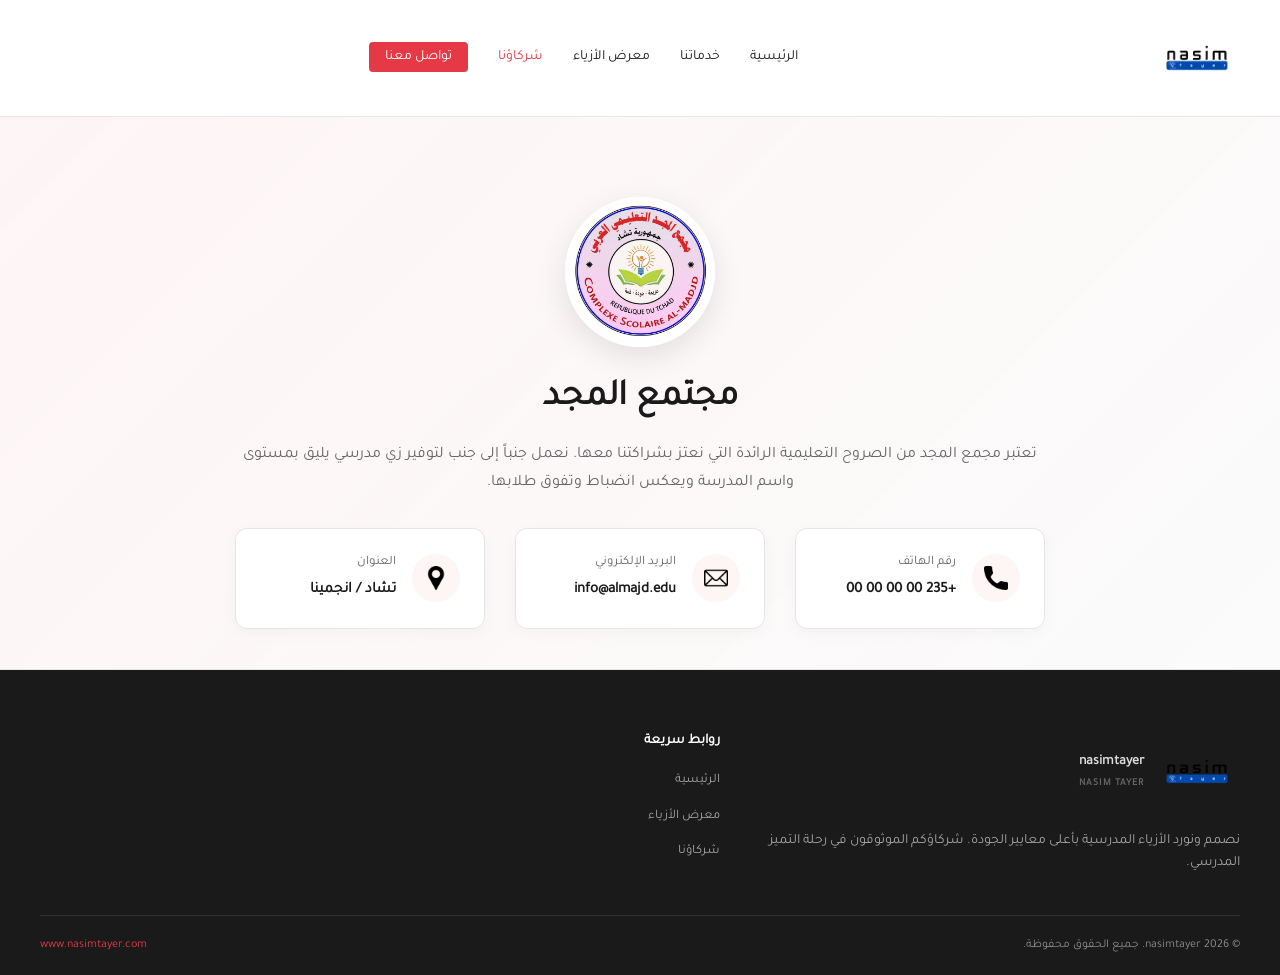
<file: partner-majd.html>
<!DOCTYPE html>
<html lang="ar" dir="rtl">

<head>
    <meta charset="UTF-8">
    <meta name="viewport" content="width=device-width, initial-scale=1.0">
    <meta http-equiv="Content-Security-Policy" content="upgrade-insecure-requests">
    <meta name="description" content="مجمع المجد (Complexe Al Majd) - شريك مدرسي معتمد لنسيم طير للأزياء المدرسية في تشاد. نصمم ونورد الزي الموحد الرسمي لطلاب مجمع المجد في انجمينا بأعلى معايير الدقة والجمال.">
    <meta name="keywords" content="مجمع المجد, زي مجمع المجد, يونيفورم مجمع المجد, نسيم طير, للأزياء المدرسية, تشاد, انجمينا, تفصيل زي مدرسي, زي موحد للمدارس">
    <meta property="og:title" content="زي مجمع المجد المدرسي | شركاء نسيم طير للأزياء المدرسية">
    <meta property="og:description" content="مجمع المجد شريك نسيم طير للأزياء المدرسية بأعلى معايير الجودة لتأمين بدلات وزي مدرسي مميز للطلاب والطالبات.">
    <meta property="og:type" content="website">
    <meta property="og:url" content="https://www.nasimtayer.com/partner-majd.html">
    <meta property="og:image" content="https://www.nasimtayer.com/assets/images/majd.jpeg">
    <link rel="canonical" href="https://www.nasimtayer.com/partner-majd.html">
    <title data-i18n="seo_partner_majd_title">زي مجمع المجد المدرسي | شركاء نسيم طير للأزياء المدرسية في تشاد</title>
    <link rel="icon" type="image/png" href="assets/icos/nasimweb.png">
    <link rel="stylesheet" href="css/style.css">

    <script type="application/ld+json">
    {
      "@context": "https://schema.org",
      "@graph": [
        {
          "@type": "EducationalOrganization",
          "@id": "https://www.nasimtayer.com/partner-majd.html#school",
          "name": "مجمع المجد",
          "address": {
            "@type": "PostalAddress",
            "addressLocality": "انجمينا",
            "addressCountry": "TD"
          }
        },
        {
          "@type": "WebPage",
          "@id": "https://www.nasimtayer.com/partner-majd.html",
          "url": "https://www.nasimtayer.com/partner-majd.html",
          "name": "زي مجمع المجد المدرسي | شركاء نسيم طير للأزياء المدرسية في تشاد",
          "description": "مجمع المجد (Complexe Al Majd) - شريك مدرسي معتمد لنسيم طير للأزياء المدرسية في تشاد. نصمم ونورد الزي الموحد الرسمي لطلاب مجمع المجد في انجمينا بأعلى معايير الدقة والجمال.",
          "about": { "@id": "https://www.nasimtayer.com/partner-majd.html#school" },
          "mentions": [
            {
              "@type": "Organization",
              "name": "نسيم طير",
              "url": "https://www.nasimtayer.com/"
            }
          ]
        }
      ]
    }
    </script>
</head>
    <style>
        /* Local styling specific to partner pages */
        .partner-hero {
            background: linear-gradient(135deg, rgba(230, 57, 70, 0.05) 0%, rgba(26, 26, 26, 0.02) 100%);
            padding: 80px 20px 40px;
            text-align: center;
            border-bottom: 1px solid var(--border);
        }

        .partner-logo-large {
            width: 150px;
            height: 150px;
            object-fit: cover;
            border-radius: 50%;
            border: 4px solid white;
            box-shadow: 0 10px 30px rgba(0, 0, 0, 0.1);
            margin: 0 auto 24px;
            display: block;
        }

        .partner-title {
            font-size: 36px;
            font-weight: 700;
            color: var(--dark);
            margin-bottom: 12px;
        }

        .partner-desc {
            max-width: 800px;
            margin: 0 auto 30px;
            color: var(--gray);
            font-size: 16px;
            line-height: 1.8;
        }

        .partner-contact-grid {
            display: flex;
            justify-content: center;
            gap: 30px;
            flex-wrap: wrap;
            margin-top: 30px;
        }

        .p-contact-card {
            background: white;
            padding: 24px;
            border-radius: 12px;
            border: 1px solid var(--border);
            display: flex;
            align-items: center;
            gap: 16px;
            min-width: 250px;
            text-decoration: none;
            color: var(--dark);
            transition: all 0.3s;
            box-shadow: 0 4px 15px rgba(0, 0, 0, 0.03);
        }

        .p-contact-card:hover {
            border-color: var(--acc);
            transform: translateY(-5px);
            box-shadow: 0 10px 25px rgba(230, 57, 70, 0.1);
        }

        .p-contact-icon {
            width: 48px;
            height: 48px;
            background: rgba(230, 57, 70, 0.05);
            border-radius: 50%;
            display: flex;
            align-items: center;
            justify-content: center;
            color: var(--acc);
            font-size: 24px;
        }

        .p-contact-icon img {
            width: 24px;
            height: 24px;
        }

        .p-contact-info {
            text-align: right;
        }

        .p-contact-label {
            display: block;
            font-size: 13px;
            color: var(--gray);
            margin-bottom: 4px;
        }

        .p-contact-val {
            font-size: 15px;
            font-weight: 600;
        }
    </style>
</head>

<body>

    <!-- NAV -->
    <nav>
        <a href="index.html" class="logo">
            <img loading="lazy" src="assets/icos/logo.png" alt="نسيم طير" class="lmark">
        </a>
        <ul class="nav-links">
            <li><a href="index.html#home">الرئيسية</a></li>
            <li><a href="index.html#services">خدماتنا</a></li>
            <li><a href="index.html#gallery">معرض الأزياء</a></li>
            <li><a href="index.html#partners" style="color:var(--red);">شركاؤنا</a></li>
            <li><a href="https://wa.me/23562060728" class="ncta" target="_blank" rel="noopener noreferrer">تواصل
                    معنا</a></li>
        </ul>
        <div class="hburg" onclick="tog()"><span></span><span></span><span></span></div>
    </nav>

    <div class="mobmenu" id="mob">
        <button class="mobclose" onclick="tog()">&#x2715;</button>
        <a href="index.html#home" onclick="tog()">الرئيسية</a>
        <a href="index.html#services" onclick="tog()">خدماتنا</a>
        <a href="index.html#gallery" onclick="tog()">معرض الأزياء</a>
        <a href="index.html#partners" onclick="tog()">شركاؤنا</a>
        <a href="https://wa.me/23562060728" onclick="tog()" class="ncta" style="width:fit-content;margin-top:10px"
            target="_blank" rel="noopener noreferrer">تواصل معنا</a>
    </div>

    <!-- PARTNER INFO -->
    <div class="partner-hero reveal">
        <img src="assets/images/majd.jpeg" alt="مجتمع المجد" class="partner-logo-large" loading="lazy">
        <h1 class="partner-title">مجتمع المجد</h1>
        <p class="partner-desc">
            تعتبر مجمع المجد من الصروح التعليمية الرائدة التي نعتز بشراكتنا معها. نعمل جنباً إلى جنب لتوفير زي
            مدرسي يليق بمستوى واسم المدرسة ويعكس انضباط وتفوق طلابها.
        </p>

        <div class="partner-contact-grid">
            <a href="tel:+235000000" class="p-contact-card">
                <div class="p-contact-icon"><img loading="lazy" src="assets/icos/call.png" alt="الهاتف"></div>
                <div class="p-contact-info">
                    <span class="p-contact-label">رقم الهاتف</span>
                    <span class="p-contact-val">+235 00 00 00 00</span>
                </div>
            </a>
            <a href="mailto:info@almajd.edu" class="p-contact-card">
                <div class="p-contact-icon"><img loading="lazy" src="assets/icos/mail.png" alt="البريد"></div>
                <div class="p-contact-info">
                    <span class="p-contact-label">البريد الإلكتروني</span>
                    <span class="p-contact-val">info@almajd.edu</span>
                </div>
            </a>
            <a href="#" class="p-contact-card">
                <div class="p-contact-icon"><img loading="lazy" src="assets/icos/pin.png" alt="العنوان"></div>
                <div class="p-contact-info">
                    <span class="p-contact-label">العنوان</span>
                    <span class="p-contact-val">تشاد / انجمينا</span>
                </div>
            </a>
        </div>
    </div>

    <!-- FOOTER -->
    <footer>
        <div class="fmain">
            <div class="fbrand">
                <a href="index.html" class="logo">
                    <img loading="lazy" src="assets/icos/logo.png" alt="nasimtayer" class="lmark">
                    <div class="ltxt"><span class="ar" style="color:rgba(255,255,255,0.85)">nasimtayer</span><span
                            class="en">NASIM TAYER</span></div>
                </a>
                <p>نصمم ونورد الأزياء المدرسية بأعلى معايير الجودة. شركاؤكم الموثوقون في رحلة التميز المدرسي.</p>
            </div>
            <div class="fcol">
                <h4>روابط سريعة</h4>
                <ul>
                    <li><a href="index.html#home">الرئيسية</a></li>
                    <li><a href="index.html#gallery">معرض الأزياء</a></li>
                    <li><a href="index.html#partners">شركاؤنا</a></li>
                </ul>
            </div>
        </div>
        <div class="fbot">
            <span>© 2026 nasimtayer. جميع الحقوق محفوظة.</span>
            <span class="dom">www.nasimtayer.com</span>
        </div>
    </footer>

    <script src="js/script.js" defer></script>
</body>

</html>
</file>
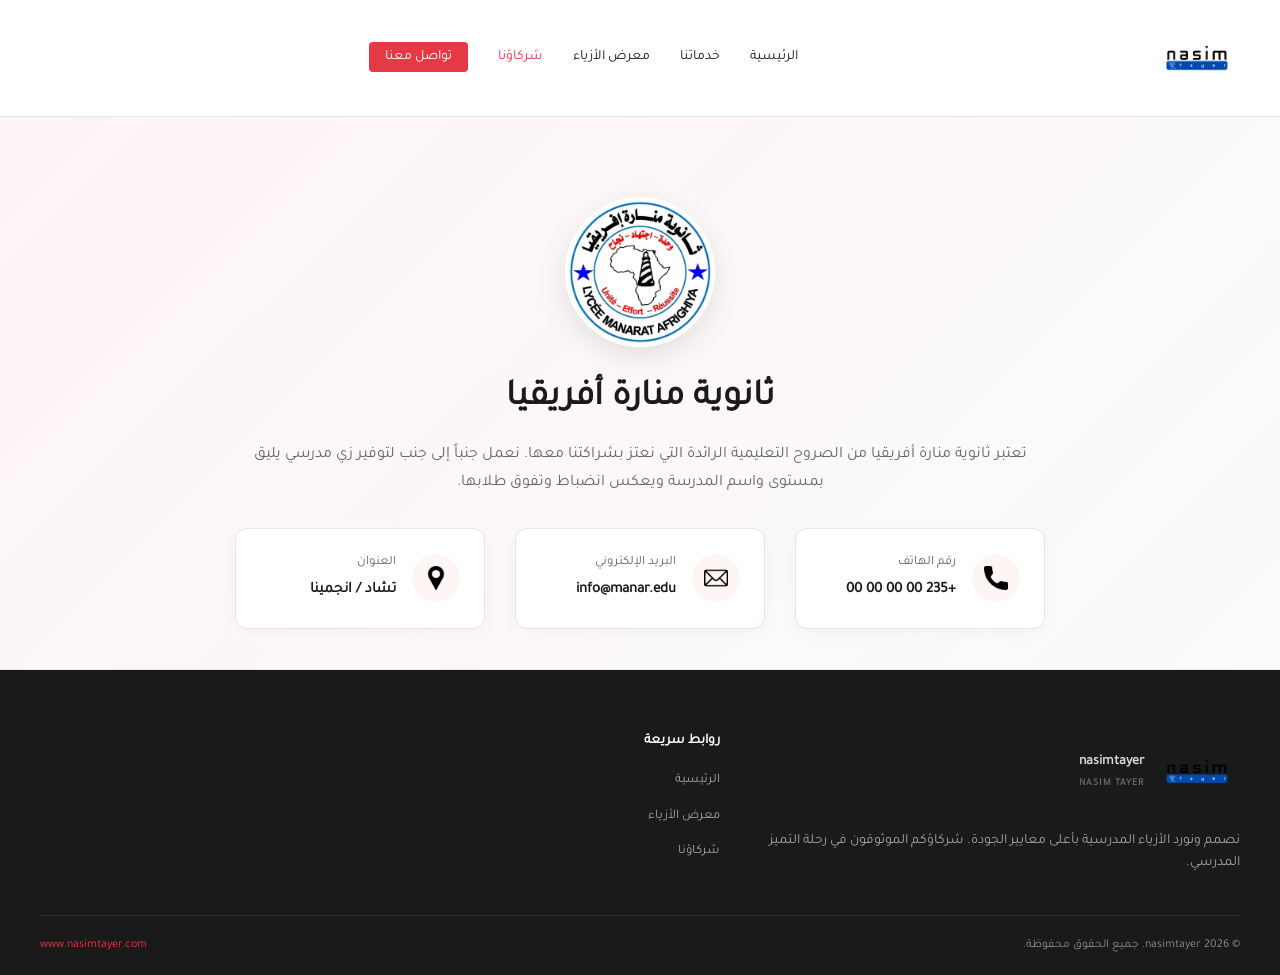
<file: partner-manarat-afriquia.html>
<!DOCTYPE html>
<html lang="ar" dir="rtl">
<head>
<meta charset="UTF-8">
<meta name="viewport" content="width=device-width, initial-scale=1.0">
<meta http-equiv="Content-Security-Policy" content="upgrade-insecure-requests">
<meta name="description" content="ثانوية منارة أفريقيا (Lycée Phare de l'Afrique) - شريك مدرسي معتمد لنسيم طير للأزياء المدرسية في تشاد. نوفر تصاميم زي مدرسي متقنة تعكس تفوق ورسالة المدرسة.">
<meta name="keywords" content="ثانوية منارة أفريقيا, زي ثانوية منارة أفريقيا, يونيفورم ثانوية منارة أفريقيا, نسيم طير, للأزياء المدرسية, تشاد, انجمينا, تفصيل زي مدرسي, زي موحد للمدارس">
<meta property="og:title" content="زي ثانوية منارة أفريقيا المدرسي | شركاء نسيم طير للأزياء المدرسية">
<meta property="og:description" content="ثانوية منارة أفريقيا شريكة نسيم طير للأزياء المدرسية بأعلى معايير الجودة لتأمين بدلات وزي مدرسي مميز للطلاب والطالبات.">
<meta property="og:type" content="website">
<meta property="og:url" content="https://www.nasimtayer.com/partner-manarat-afriquia.html">
<meta property="og:image" content="https://www.nasimtayer.com/assets/images/manar_a.jpg">
<link rel="canonical" href="https://www.nasimtayer.com/partner-manarat-afriquia.html">
<title data-i18n="seo_partner_manarat_afriquia_title">زي ثانوية منارة أفريقيا المدرسي | شركاء نسيم طير للأزياء المدرسية في تشاد</title>
<link rel="icon" type="image/png" href="assets/icos/nasimweb.png">
<link rel="stylesheet" href="css/style.css">

<script type="application/ld+json">
{
  "@context": "https://schema.org",
  "@graph": [
    {
      "@type": "EducationalOrganization",
      "@id": "https://www.nasimtayer.com/partner-manarat-afriquia.html#school",
      "name": "ثانوية منارة أفريقيا",
      "address": {
        "@type": "PostalAddress",
        "addressLocality": "انجمينا",
        "addressCountry": "TD"
      }
    },
    {
      "@type": "WebPage",
      "@id": "https://www.nasimtayer.com/partner-manarat-afriquia.html",
      "url": "https://www.nasimtayer.com/partner-manarat-afriquia.html",
      "name": "زي ثانوية منارة أفريقيا المدرسي | شركاء نسيم طير للأزياء المدرسية في تشاد",
      "description": "ثانوية منارة أفريقيا (Lycée Phare de l'Afrique) - شريك مدرسي معتمد لنسيم طير للأزياء المدرسية في تشاد. نوفر تصاميم زي مدرسي متقنة تعكس تفوق ورسالة المدرسة.",
      "about": { "@id": "https://www.nasimtayer.com/partner-manarat-afriquia.html#school" },
      "mentions": [
        {
          "@type": "Organization",
          "name": "نسيم طير",
          "url": "https://www.nasimtayer.com/"
        }
      ]
    }
  ]
}
</script>
</head>
<style>
  /* Local styling specific to partner pages */
  .partner-hero {
    background: linear-gradient(135deg, rgba(230,57,70,0.05) 0%, rgba(26,26,26,0.02) 100%);
    padding: 80px 20px 40px;
    text-align: center;
    border-bottom: 1px solid var(--border);
  }
  .partner-logo-large {
    width: 150px;
    height: 150px;
    object-fit: cover;
    border-radius: 50%;
    border: 4px solid white;
    box-shadow: 0 10px 30px rgba(0,0,0,0.1);
    margin: 0 auto 24px;
    display: block;
  }
  .partner-title {
    font-size: 36px;
    font-weight: 700;
    color: var(--dark);
    margin-bottom: 12px;
  }
  .partner-desc {
    max-width: 800px;
    margin: 0 auto 30px;
    color: var(--gray);
    font-size: 16px;
    line-height: 1.8;
  }
  .partner-contact-grid {
    display: flex;
    justify-content: center;
    gap: 30px;
    flex-wrap: wrap;
    margin-top: 30px;
  }
  .p-contact-card {
    background: white;
    padding: 24px;
    border-radius: 12px;
    border: 1px solid var(--border);
    display: flex;
    align-items: center;
    gap: 16px;
    min-width: 250px;
    text-decoration: none;
    color: var(--dark);
    transition: all 0.3s;
    box-shadow: 0 4px 15px rgba(0,0,0,0.03);
  }
  .p-contact-card:hover {
    border-color: var(--acc);
    transform: translateY(-5px);
    box-shadow: 0 10px 25px rgba(230,57,70,0.1);
  }
  .p-contact-icon {
    width: 48px;
    height: 48px;
    background: rgba(230,57,70,0.05);
    border-radius: 50%;
    display: flex;
    align-items: center;
    justify-content: center;
    color: var(--acc);
    font-size: 24px;
  }
  .p-contact-icon img {
    width: 24px;
    height: 24px;
  }
  .p-contact-info {
    text-align: right;
  }
  .p-contact-label {
    display: block;
    font-size: 13px;
    color: var(--gray);
    margin-bottom: 4px;
  }
  .p-contact-val {
    font-size: 15px;
    font-weight: 600;
  }
</style>
</head>
<body>

<!-- NAV -->
<nav>
  <a href="index.html" class="logo">
    <img loading="lazy" src="assets/icos/logo.png" alt="نسيم طير" class="lmark">
  </a>
  <ul class="nav-links">
    <li><a href="index.html#home">الرئيسية</a></li>
    <li><a href="index.html#services">خدماتنا</a></li>
    <li><a href="index.html#gallery">معرض الأزياء</a></li>
    <li><a href="index.html#partners" style="color:var(--red);">شركاؤنا</a></li>
    <li><a href="https://wa.me/23562060728" class="ncta" target="_blank" rel="noopener noreferrer">تواصل معنا</a></li>
  </ul>
  <div class="hburg" onclick="tog()"><span></span><span></span><span></span></div>
</nav>

<div class="mobmenu" id="mob">
  <button class="mobclose" onclick="tog()">&#x2715;</button>
  <a href="index.html#home" onclick="tog()">الرئيسية</a>
  <a href="index.html#services" onclick="tog()">خدماتنا</a>
  <a href="index.html#gallery" onclick="tog()">معرض الأزياء</a>
  <a href="index.html#partners" onclick="tog()">شركاؤنا</a>
  <a href="https://wa.me/23562060728" onclick="tog()" class="ncta" style="width:fit-content;margin-top:10px" target="_blank" rel="noopener noreferrer">تواصل معنا</a>
</div>

<!-- PARTNER INFO -->
<div class="partner-hero reveal">
  <img src="assets/images/manar.jpg" alt="ثانوية منارة أفريقيا" class="partner-logo-large" loading="lazy">
  <h1 class="partner-title">ثانوية منارة أفريقيا</h1>
  <p class="partner-desc">
    تعتبر ثانوية منارة أفريقيا من الصروح التعليمية الرائدة التي نعتز بشراكتنا معها. نعمل جنباً إلى جنب لتوفير زي مدرسي يليق بمستوى واسم المدرسة ويعكس انضباط وتفوق طلابها.
  </p>
  
  <div class="partner-contact-grid">
    <a href="tel:+235000000" class="p-contact-card">
      <div class="p-contact-icon"><img loading="lazy" src="assets/icos/call.png" alt="الهاتف"></div>
      <div class="p-contact-info">
        <span class="p-contact-label">رقم الهاتف</span>
        <span class="p-contact-val">+235 00 00 00 00</span>
      </div>
    </a>
    <a href="mailto:info@manar.edu" class="p-contact-card">
      <div class="p-contact-icon"><img loading="lazy" src="assets/icos/mail.png" alt="البريد"></div>
      <div class="p-contact-info">
        <span class="p-contact-label">البريد الإلكتروني</span>
        <span class="p-contact-val">info@manar.edu</span>
      </div>
    </a>
    <a href="#" class="p-contact-card">
      <div class="p-contact-icon"><img loading="lazy" src="assets/icos/pin.png" alt="العنوان"></div>
      <div class="p-contact-info">
        <span class="p-contact-label">العنوان</span>
        <span class="p-contact-val">تشاد / انجمينا</span>
      </div>
    </a>
  </div>
</div>

<!-- FOOTER -->
<footer>
  <div class="fmain">
    <div class="fbrand">
      <a href="index.html" class="logo">
        <img loading="lazy" src="assets/icos/logo.png" alt="nasimtayer" class="lmark">
        <div class="ltxt"><span class="ar" style="color:rgba(255,255,255,0.85)">nasimtayer</span><span class="en">NASIM TAYER</span></div>
      </a>
      <p>نصمم ونورد الأزياء المدرسية بأعلى معايير الجودة. شركاؤكم الموثوقون في رحلة التميز المدرسي.</p>
    </div>
    <div class="fcol">
      <h4>روابط سريعة</h4>
      <ul>
        <li><a href="index.html#home">الرئيسية</a></li>
        <li><a href="index.html#gallery">معرض الأزياء</a></li>
        <li><a href="index.html#partners">شركاؤنا</a></li>
      </ul>
    </div>
  </div>
  <div class="fbot">
    <span>© 2026 nasimtayer. جميع الحقوق محفوظة.</span>
    <span class="dom">www.nasimtayer.com</span>
  </div>
</footer>

<script src="js/script.js" defer></script>
</body>
</html>
</file>
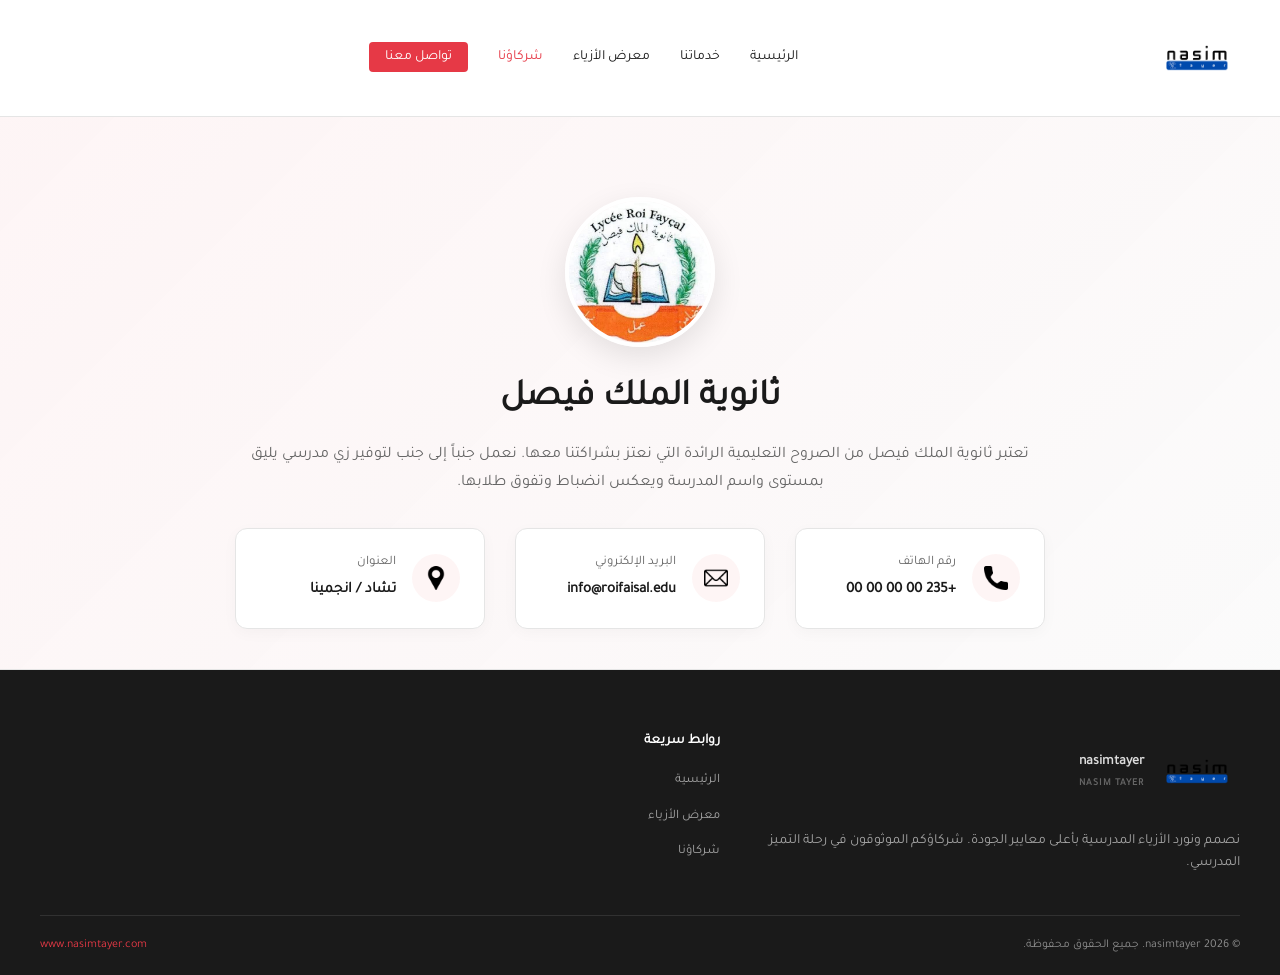
<file: partner-roi-fayal.html>
<!DOCTYPE html>
<html lang="ar" dir="rtl">
<head>
<meta charset="UTF-8">
<meta name="viewport" content="width=device-width, initial-scale=1.0">
<meta http-equiv="Content-Security-Policy" content="upgrade-insecure-requests">
<meta name="description" content="ثانوية الملك فيصل - شريك مدرسي معتمد لنسيم طير للأزياء المدرسية في تشاد. تصميم زى مدرسي راقٍ يليق بطلاب ثانوية الملك فيصل في انجمينا بلمسة من الرقي والجودة.">
<meta name="keywords" content="ثانوية الملك فيصل, زي ثانوية الملك فيصل, يونيفورم ثانوية الملك فيصل, نسيم طير, للأزياء المدرسية, تشاد, انجمينا, تفصيل زي مدرسي, زي موحد للمدارس">
<meta property="og:title" content="زي ثانوية الملك فيصل المدرسي | شركاء نسيم طير للأزياء المدرسية">
<meta property="og:description" content="ثانوية الملك فيصل شريكة نسيم طير للأزياء المدرسية بأعلى معايير الجودة لتأمين بدلات وزي مدرسي مميز للطلاب والطالبات.">
<meta property="og:type" content="website">
<meta property="og:url" content="https://www.nasimtayer.com/partner-roi-fayal.html">
<meta property="og:image" content="https://www.nasimtayer.com/assets/images/roi_f.jpg">
<link rel="canonical" href="https://www.nasimtayer.com/partner-roi-fayal.html">
<title data-i18n="seo_partner_roi_fayal_title">زي ثانوية الملك فيصل المدرسي | شركاء نسيم طير للأزياء المدرسية في تشاد</title>
<link rel="icon" type="image/png" href="assets/icos/nasimweb.png">
<link rel="stylesheet" href="css/style.css">

<script type="application/ld+json">
{
  "@context": "https://schema.org",
  "@graph": [
    {
      "@type": "EducationalOrganization",
      "@id": "https://www.nasimtayer.com/partner-roi-fayal.html#school",
      "name": "ثانوية الملك فيصل",
      "address": {
        "@type": "PostalAddress",
        "addressLocality": "انجمينا",
        "addressCountry": "TD"
      }
    },
    {
      "@type": "WebPage",
      "@id": "https://www.nasimtayer.com/partner-roi-fayal.html",
      "url": "https://www.nasimtayer.com/partner-roi-fayal.html",
      "name": "زي ثانوية الملك فيصل المدرسي | شركاء نسيم طير للأزياء المدرسية في تشاد",
      "description": "ثانوية الملك فيصل - شريك مدرسي معتمد لنسيم طير للأزياء المدرسية في تشاد. تصميم زى مدرسي راقٍ يليق بطلاب ثانوية الملك فيصل في انجمينا بلمسة من الرقي والجودة.",
      "about": { "@id": "https://www.nasimtayer.com/partner-roi-fayal.html#school" },
      "mentions": [
        {
          "@type": "Organization",
          "name": "نسيم طير",
          "url": "https://www.nasimtayer.com/"
        }
      ]
    }
  ]
}
</script>
</head>
<style>
  /* Local styling specific to partner pages */
  .partner-hero {
    background: linear-gradient(135deg, rgba(230,57,70,0.05) 0%, rgba(26,26,26,0.02) 100%);
    padding: 80px 20px 40px;
    text-align: center;
    border-bottom: 1px solid var(--border);
  }
  .partner-logo-large {
    width: 150px;
    height: 150px;
    object-fit: cover;
    border-radius: 50%;
    border: 4px solid white;
    box-shadow: 0 10px 30px rgba(0,0,0,0.1);
    margin: 0 auto 24px;
    display: block;
  }
  .partner-title {
    font-size: 36px;
    font-weight: 700;
    color: var(--dark);
    margin-bottom: 12px;
  }
  .partner-desc {
    max-width: 800px;
    margin: 0 auto 30px;
    color: var(--gray);
    font-size: 16px;
    line-height: 1.8;
  }
  .partner-contact-grid {
    display: flex;
    justify-content: center;
    gap: 30px;
    flex-wrap: wrap;
    margin-top: 30px;
  }
  .p-contact-card {
    background: white;
    padding: 24px;
    border-radius: 12px;
    border: 1px solid var(--border);
    display: flex;
    align-items: center;
    gap: 16px;
    min-width: 250px;
    text-decoration: none;
    color: var(--dark);
    transition: all 0.3s;
    box-shadow: 0 4px 15px rgba(0,0,0,0.03);
  }
  .p-contact-card:hover {
    border-color: var(--acc);
    transform: translateY(-5px);
    box-shadow: 0 10px 25px rgba(230,57,70,0.1);
  }
  .p-contact-icon {
    width: 48px;
    height: 48px;
    background: rgba(230,57,70,0.05);
    border-radius: 50%;
    display: flex;
    align-items: center;
    justify-content: center;
    color: var(--acc);
    font-size: 24px;
  }
  .p-contact-icon img {
    width: 24px;
    height: 24px;
  }
  .p-contact-info {
    text-align: right;
  }
  .p-contact-label {
    display: block;
    font-size: 13px;
    color: var(--gray);
    margin-bottom: 4px;
  }
  .p-contact-val {
    font-size: 15px;
    font-weight: 600;
  }
</style>
</head>
<body>

<!-- NAV -->
<nav>
  <a href="index.html" class="logo">
    <img loading="lazy" src="assets/icos/logo.png" alt="نسيم طير" class="lmark">
  </a>
  <ul class="nav-links">
    <li><a href="index.html#home">الرئيسية</a></li>
    <li><a href="index.html#services">خدماتنا</a></li>
    <li><a href="index.html#gallery">معرض الأزياء</a></li>
    <li><a href="index.html#partners" style="color:var(--red);">شركاؤنا</a></li>
    <li><a href="https://wa.me/23562060728" class="ncta" target="_blank" rel="noopener noreferrer">تواصل معنا</a></li>
  </ul>
  <div class="hburg" onclick="tog()"><span></span><span></span><span></span></div>
</nav>

<div class="mobmenu" id="mob">
  <button class="mobclose" onclick="tog()">&#x2715;</button>
  <a href="index.html#home" onclick="tog()">الرئيسية</a>
  <a href="index.html#services" onclick="tog()">خدماتنا</a>
  <a href="index.html#gallery" onclick="tog()">معرض الأزياء</a>
  <a href="index.html#partners" onclick="tog()">شركاؤنا</a>
  <a href="https://wa.me/23562060728" onclick="tog()" class="ncta" style="width:fit-content;margin-top:10px" target="_blank" rel="noopener noreferrer">تواصل معنا</a>
</div>

<!-- PARTNER INFO -->
<div class="partner-hero reveal">
  <img src="assets/images/roi_fay.jpg" alt="ثانوية الملك فيصل" class="partner-logo-large" loading="lazy">
  <h1 class="partner-title">ثانوية الملك فيصل</h1>
  <p class="partner-desc">
    تعتبر ثانوية الملك فيصل من الصروح التعليمية الرائدة التي نعتز بشراكتنا معها. نعمل جنباً إلى جنب لتوفير زي مدرسي يليق بمستوى واسم المدرسة ويعكس انضباط وتفوق طلابها.
  </p>
  
  <div class="partner-contact-grid">
    <a href="tel:+235000000" class="p-contact-card">
      <div class="p-contact-icon"><img loading="lazy" src="assets/icos/call.png" alt="الهاتف"></div>
      <div class="p-contact-info">
        <span class="p-contact-label">رقم الهاتف</span>
        <span class="p-contact-val">+235 00 00 00 00</span>
      </div>
    </a>
    <a href="mailto:info@roifaisal.edu" class="p-contact-card">
      <div class="p-contact-icon"><img loading="lazy" src="assets/icos/mail.png" alt="البريد"></div>
      <div class="p-contact-info">
        <span class="p-contact-label">البريد الإلكتروني</span>
        <span class="p-contact-val">info@roifaisal.edu</span>
      </div>
    </a>
    <a href="#" class="p-contact-card">
      <div class="p-contact-icon"><img loading="lazy" src="assets/icos/pin.png" alt="العنوان"></div>
      <div class="p-contact-info">
        <span class="p-contact-label">العنوان</span>
        <span class="p-contact-val">تشاد / انجمينا</span>
      </div>
    </a>
  </div>
</div>

<!-- FOOTER -->
<footer>
  <div class="fmain">
    <div class="fbrand">
      <a href="index.html" class="logo">
        <img loading="lazy" src="assets/icos/logo.png" alt="nasimtayer" class="lmark">
        <div class="ltxt"><span class="ar" style="color:rgba(255,255,255,0.85)">nasimtayer</span><span class="en">NASIM TAYER</span></div>
      </a>
      <p>نصمم ونورد الأزياء المدرسية بأعلى معايير الجودة. شركاؤكم الموثوقون في رحلة التميز المدرسي.</p>
    </div>
    <div class="fcol">
      <h4>روابط سريعة</h4>
      <ul>
        <li><a href="index.html#home">الرئيسية</a></li>
        <li><a href="index.html#gallery">معرض الأزياء</a></li>
        <li><a href="index.html#partners">شركاؤنا</a></li>
      </ul>
    </div>
  </div>
  <div class="fbot">
    <span>© 2026 nasimtayer. جميع الحقوق محفوظة.</span>
    <span class="dom">www.nasimtayer.com</span>
  </div>
</footer>

<script src="js/script.js" defer></script>
</body>
</html>
</file>
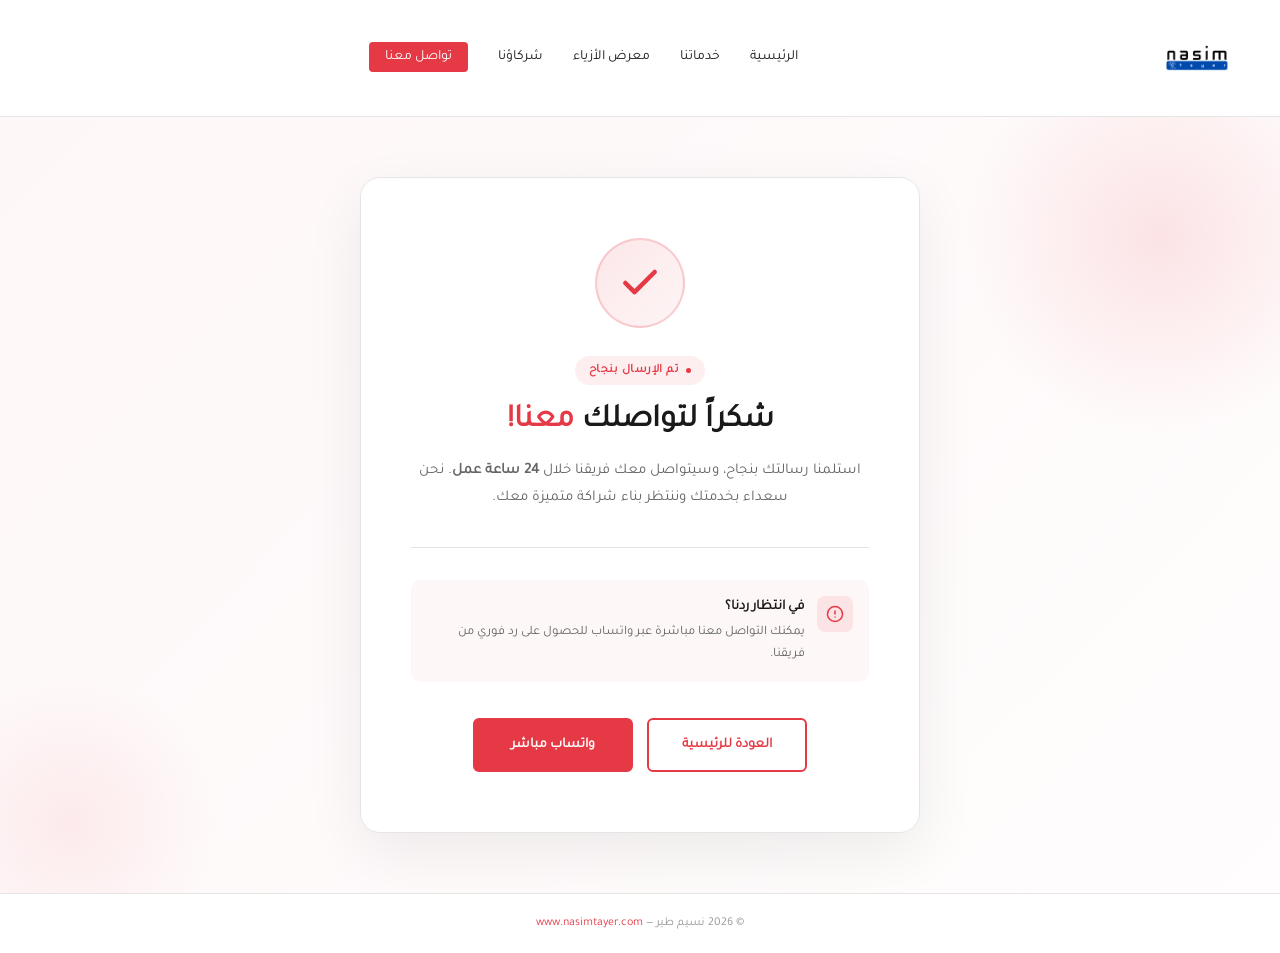
<file: thank-you.html>
<!DOCTYPE html>
<html lang="ar" dir="rtl">

<head>
  <meta charset="UTF-8">
  <meta name="viewport" content="width=device-width, initial-scale=1.0">
  <meta name="robots" content="noindex, nofollow">
  <title>شكراً لتواصلك | نسيم طير</title>
  <link rel="icon" type="image/png" href="assets/icos/nasimweb.png">
  <link rel="stylesheet" href="css/style.css">
  <style>
    /* ===== THANK YOU PAGE ===== */
    body {
      min-height: 100vh;
      display: flex;
      flex-direction: column;
      background: #fff;
    }

    .ty-wrap {
      flex: 1;
      display: flex;
      align-items: center;
      justify-content: center;
      padding: 60px 20px;
      background: linear-gradient(135deg, rgba(230,57,70,0.04) 0%, rgba(230,57,70,0.01) 100%);
      position: relative;
      overflow: hidden;
    }

    /* decorative blobs */
    .ty-blob1 {
      position: absolute;
      top: -80px; right: -80px;
      width: 400px; height: 400px;
      background: radial-gradient(circle, rgba(230,57,70,0.12) 0%, transparent 70%);
      border-radius: 50%;
      pointer-events: none;
    }
    .ty-blob2 {
      position: absolute;
      bottom: -80px; left: -80px;
      width: 300px; height: 300px;
      background: radial-gradient(circle, rgba(230,57,70,0.08) 0%, transparent 70%);
      border-radius: 50%;
      pointer-events: none;
    }

    .ty-card {
      background: white;
      border: 1px solid var(--border);
      border-radius: 20px;
      padding: 60px 50px;
      max-width: 560px;
      width: 100%;
      text-align: center;
      box-shadow: 0 20px 60px rgba(0,0,0,0.07);
      position: relative;
      z-index: 1;
      animation: cardIn 0.6s cubic-bezier(0.22, 1, 0.36, 1) forwards;
    }

    @keyframes cardIn {
      from { opacity: 0; transform: translateY(40px) scale(0.97); }
      to   { opacity: 1; transform: translateY(0) scale(1); }
    }

    /* checkmark circle */
    .ty-icon {
      width: 90px; height: 90px;
      background: linear-gradient(135deg, rgba(230,57,70,0.12), rgba(230,57,70,0.05));
      border-radius: 50%;
      display: flex; align-items: center; justify-content: center;
      margin: 0 auto 28px;
      border: 2px solid rgba(230,57,70,0.2);
      animation: popIn 0.5s 0.3s cubic-bezier(0.22, 1, 0.36, 1) both;
    }

    @keyframes popIn {
      from { opacity: 0; transform: scale(0.5); }
      to   { opacity: 1; transform: scale(1); }
    }

    .ty-icon svg {
      width: 44px; height: 44px;
      stroke: var(--acc);
      stroke-width: 2.5;
      fill: none;
      stroke-linecap: round;
      stroke-linejoin: round;
    }

    /* checkmark draw animation */
    .ty-check {
      stroke-dasharray: 60;
      stroke-dashoffset: 60;
      animation: drawCheck 0.5s 0.6s ease forwards;
    }
    @keyframes drawCheck {
      to { stroke-dashoffset: 0; }
    }

    .ty-tag {
      display: inline-flex; align-items: center; gap: 7px;
      background: rgba(230,57,70,0.08);
      color: var(--acc);
      font-size: 12px; font-weight: 700;
      padding: 5px 14px; border-radius: 20px;
      margin-bottom: 16px;
      letter-spacing: 0.5px;
    }
    .ty-tag .dot { width: 5px; height: 5px; background: var(--acc); border-radius: 50%; }

    .ty-card h1 {
      font-size: 32px; font-weight: 700;
      color: var(--dark); line-height: 1.3;
      margin-bottom: 14px;
    }
    .ty-card h1 span { color: var(--acc); }

    .ty-card p {
      color: var(--gray); font-size: 15px; line-height: 1.8;
      margin-bottom: 36px;
    }

    .ty-divider {
      height: 1px; background: var(--border);
      margin: 0 0 32px;
    }

    /* info row */
    .ty-info {
      display: flex; gap: 12px; align-items: flex-start;
      background: rgba(230,57,70,0.04);
      border-radius: 10px; padding: 16px;
      text-align: right; margin-bottom: 36px;
    }
    [dir="ltr"] .ty-info { text-align: left; }
    .ty-info-ico {
      width: 36px; height: 36px; flex-shrink: 0;
      background: rgba(230,57,70,0.1);
      border-radius: 8px;
      display: flex; align-items: center; justify-content: center;
    }
    .ty-info-ico svg { width: 18px; height: 18px; stroke: var(--acc); fill: none; stroke-width: 2; stroke-linecap: round; }
    .ty-info-txt { font-size: 13px; color: var(--gray); line-height: 1.7; }
    .ty-info-txt strong { color: var(--dark); display: block; margin-bottom: 2px; font-size: 14px; }

    /* buttons */
    .ty-btns { display: flex; gap: 14px; justify-content: center; flex-wrap: wrap; }
    .ty-btns .btn-red,
    .ty-btns .btn-ghost {
      min-width: 160px; text-align: center;
    }

    /* footer inside page */
    .ty-footer {
      text-align: center; padding: 20px;
      font-size: 12px; color: var(--mid);
      border-top: 1px solid var(--border);
    }

    @media (max-width: 600px) {
      .ty-card { padding: 40px 24px; }
      .ty-card h1 { font-size: 26px; }
      .ty-btns .btn-red, .ty-btns .btn-ghost { width: 100%; }
    }
  </style>
</head>

<body>

  <!-- NAV -->
  <nav>
    <a href="index.html" class="logo">
      <img loading="lazy" src="assets/icos/logo.png" alt="نسيم طير" class="lmark">
    </a>
    <ul class="nav-links" id="navLinks">
      <li><a href="index.html#home">الرئيسية</a></li>
      <li><a href="index.html#services">خدماتنا</a></li>
      <li><a href="index.html#gallery">معرض الأزياء</a></li>
      <li><a href="index.html#partners">شركاؤنا</a></li>
      <li><a href="index.html#contact" class="ncta">تواصل معنا</a></li>
    </ul>
  </nav>

  <!-- THANK YOU CONTENT -->
  <div class="ty-wrap">
    <div class="ty-blob1"></div>
    <div class="ty-blob2"></div>

    <div class="ty-card">

      <!-- Icon -->
      <div class="ty-icon">
        <svg viewBox="0 0 24 24">
          <polyline class="ty-check" points="20 6 9 17 4 12"/>
        </svg>
      </div>

      <!-- Tag -->
      <div class="ty-tag">
        <span class="dot"></span>
        <span id="ty-tag-text">تم الإرسال بنجاح</span>
      </div>

      <!-- Title -->
      <h1 id="ty-title">شكراً لتواصلك <span>معنا!</span></h1>

      <!-- Subtitle -->
      <p id="ty-desc">
        استلمنا رسالتك بنجاح، وسيتواصل معك فريقنا خلال <strong>24 ساعة عمل</strong>.
        نحن سعداء بخدمتك وننتظر بناء شراكة متميزة معك.
      </p>

      <div class="ty-divider"></div>

      <!-- Info box -->
      <div class="ty-info">
        <div class="ty-info-ico">
          <svg viewBox="0 0 24 24"><circle cx="12" cy="12" r="10"/><line x1="12" y1="8" x2="12" y2="12"/><line x1="12" y1="16" x2="12.01" y2="16"/></svg>
        </div>
        <div class="ty-info-txt">
          <strong id="ty-info-title">في انتظار ردنا؟</strong>
          <span id="ty-info-body">يمكنك التواصل معنا مباشرة عبر واتساب للحصول على رد فوري من فريقنا.</span>
        </div>
      </div>

      <!-- Buttons -->
      <div class="ty-btns">
        <a href="index.html" onclick="window.location.href='index.html';return false;" class="btn-ghost" id="ty-btn-home">العودة للرئيسية</a>
        <a href="https://wa.me/23562060728" target="_blank" rel="noopener noreferrer" class="btn-red" id="ty-btn-wa">
          واتساب مباشر
        </a>
      </div>

    </div>
  </div>

  <!-- FOOTER -->
  <div class="ty-footer">
    © <span id="ty-year"></span> نسيم طير — <span style="color:var(--acc)">www.nasimtayer.com</span>
  </div>

  <script>
    document.getElementById('ty-year').textContent = new Date().getFullYear();

    // Language support
    const tyTranslations = {
      ar: {
        tag: 'تم الإرسال بنجاح',
        title: 'شكراً لتواصلك <span>معنا!</span>',
        desc: 'استلمنا رسالتك بنجاح، وسيتواصل معك فريقنا خلال <strong>24 ساعة عمل</strong>. نحن سعداء بخدمتك وننتظر بناء شراكة متميزة معك.',
        infoTitle: 'في انتظار ردنا؟',
        infoBody: 'يمكنك التواصل معنا مباشرة عبر واتساب للحصول على رد فوري من فريقنا.',
        btnHome: 'العودة للرئيسية',
        btnWa: 'واتساب مباشر',
      },
      fr: {
        tag: 'Message envoyé avec succès',
        title: 'Merci de nous avoir <span>contactés !</span>',
        desc: 'Nous avons bien reçu votre message. Notre équipe vous répondra dans les <strong>24 heures ouvrables</strong>. Nous sommes ravis de vous servir.',
        infoTitle: 'Besoin d\'une réponse rapide ?',
        infoBody: 'Contactez-nous directement via WhatsApp pour une réponse immédiate de notre équipe.',
        btnHome: 'Retour à l\'accueil',
        btnWa: 'WhatsApp direct',
      }
    };

    function applyLang() {
      let lang = 'ar';
      try { lang = localStorage.getItem('nasim_lang') || 'ar'; } catch(e){}
      if (!tyTranslations[lang]) lang = 'ar';
      const t = tyTranslations[lang];
      const html = document.documentElement;
      html.lang = lang;
      html.dir = lang === 'fr' ? 'ltr' : 'rtl';

      document.getElementById('ty-tag-text').textContent = t.tag;
      document.getElementById('ty-title').innerHTML = t.title;
      document.getElementById('ty-desc').innerHTML = t.desc;
      document.getElementById('ty-info-title').textContent = t.infoTitle;
      document.getElementById('ty-info-body').textContent = t.infoBody;
      // Update button text only (keep href intact)
      const btnHome = document.getElementById('ty-btn-home');
      btnHome.textContent = t.btnHome;
      btnHome.href = 'index.html';
      btnHome.onclick = function(){ window.location.href = 'index.html'; return false; };
      document.getElementById('ty-btn-wa').textContent = t.btnWa;
      document.title = lang === 'fr' ? 'Merci | Nasim Tayer' : 'شكراً لتواصلك | نسيم طير';
    }

    applyLang();
  </script>

</body>
</html>
</file>
<file: css/style.css>
/* ===== FONTS ===== */
@font-face {
  font-family: 'Tajawal';
  src: url('../assets/fonts/Tajawal-Regular.ttf') format('truetype');
  font-weight: normal; font-style: normal; font-display: swap;
}
@font-face {
  font-family: 'Poppins';
  src: url('../assets/fonts/Poppins-Regular.ttf') format('truetype');
  font-weight: normal; font-style: normal; font-display: swap;
}

/* ===== ROOT VARIABLES ===== */
:root {
  --red: #e63946; --dark: #1a1a1a; --light: #f1f1f1;
  --gray: #666; --acc: #e63946; --mid: #999; --border: #e5e5e5;
}
* { margin: 0; padding: 0; box-sizing: border-box; }
.ico { width: 20px; height: 20px; display: inline-block; vertical-align: middle; }
.ico-sm { width: 16px; height: 16px; }
.ico-lg { width: 24px; height: 24px; }
body { font-family: 'Tajawal', 'Poppins', sans-serif; background: #fff; color: var(--dark); line-height: 1.6; overflow-x: hidden; max-width: 100%; width: 100%; }

/* ===== LANGUAGE SWITCHER ===== */
.lang-switcher {
  position: fixed; top: 16px; left: 16px; z-index: 9999;
  display: flex; gap: 6px; background: white; border: 1px solid var(--border);
  border-radius: 30px; padding: 4px 6px; box-shadow: 0 4px 16px rgba(0,0,0,0.1);
}
[dir="ltr"] .lang-switcher { left: auto; right: 16px; }
.lang-btn {
  background: transparent; border: none; padding: 5px 14px; border-radius: 20px;
  font-size: 12px; font-weight: 600; cursor: pointer; color: var(--gray);
  transition: all 0.25s; font-family: 'Tajawal', 'Poppins', sans-serif;
}
.lang-btn:hover { color: var(--acc); }
.lang-btn.active { background: var(--acc); color: white; }

/* Dead CSS removed: .browser-bar and .top-bar blocks were unused */

/* ===== NAVIGATION ===== */
nav { background: white; border-bottom: 1px solid var(--border); padding: 16px 40px; display: flex; align-items: center; justify-content: space-between; gap: 30px; position: sticky; top: 0; z-index: 100; width: 100%; overflow-x: hidden; }
.logo { display: flex; align-items: center; gap: 12px; text-decoration: none; color: var(--dark); font-weight: 700; flex-shrink: 0; }
.lmark { width: 84px; height: 84px; object-fit: contain; }
.ltxt { display: flex; flex-direction: column; gap: 2px; }
.ltxt .ar { font-size: 14px; color: var(--red); }
.ltxt .en { font-size: 10px; color: var(--gray); letter-spacing: 1px; }
.nav-links { list-style: none; display: flex; gap: 30px; flex: 1; justify-content: center; }
.nav-links a { color: var(--dark); text-decoration: none; font-size: 14px; font-weight: 500; transition: color 0.3s; }
.nav-links a:hover { color: var(--red); }
.ncta { background: var(--acc); color: white !important; padding: 8px 16px; border-radius: 4px; }
.ncta:hover { opacity: 0.9; }
.hburg { display: none; cursor: pointer; width: 24px; height: 24px; flex-direction: column; justify-content: space-between; z-index: 1010; }
.hburg span { width: 100%; height: 2px; background: var(--dark); border-radius: 1px; transition: all 0.3s; }
.hburg.active span:nth-child(1) { transform: rotate(45deg) translate(8px, 8px); }
.hburg.active span:nth-child(2) { opacity: 0; }
.hburg.active span:nth-child(3) { transform: rotate(-45deg) translate(7px, -7px); }

/* ===== MOBILE MENU ===== */
.mobmenu { display: none; position: fixed; top: 0; right: 0; width: 100%; height: 100vh; max-width: 300px; background: white; flex-direction: column; gap: 15px; padding: 60px 20px 20px; border-left: 1px solid var(--border); overflow-y: auto; z-index: 1005; overflow-x: hidden; }
[dir="ltr"] .mobmenu { right: auto; left: 0; border-left: none; border-right: 1px solid var(--border); }
.mobmenu.show { display: flex; }
.mobclose { position: absolute; top: 20px; background: none; border: none; font-size: 24px; cursor: pointer; color: var(--dark); z-index: 10; }
[dir="rtl"] .mobclose { left: 20px; }
[dir="ltr"] .mobclose { right: 20px; left: auto; }
.mobmenu a { color: var(--dark); text-decoration: none; font-size: 14px; padding: 8px 0; border-bottom: 1px solid var(--border); word-break: break-word; }

/* ===== LANG SWITCHER MOB ===== */
.lang-switcher-mob { display: flex; gap: 10px; margin-bottom: 20px; border-bottom: 1px solid var(--border); padding-bottom: 20px; }
.lang-switcher-mob .lang-btn { flex: 1; background: #f5f5f5; border: none; padding: 10px; border-radius: 8px; font-size: 14px; font-weight: 600; cursor: pointer; color: var(--gray); transition: all 0.25s; font-family: 'Tajawal', 'Poppins', sans-serif; text-align: center; }
.lang-switcher-mob .lang-btn.active { background: var(--acc); color: white; }

/* ===== HERO ===== */
.hero { position: relative; overflow: hidden; padding: 60px 40px; background: linear-gradient(135deg, rgba(230,57,70,0.05) 0%, rgba(230,57,70,0.02) 100%); min-height: auto; }
.hdeco { position: absolute; top: -50%; right: -20%; width: 600px; height: 600px; background: radial-gradient(circle, rgba(230,57,70,0.1) 0%, transparent 70%); border-radius: 50%; pointer-events: none; }
[dir="ltr"] .hdeco { right: auto; left: -20%; }
.hgrid { position: absolute; width: 100%; height: 100%; top: 0; left: 0; background-image: linear-gradient(0deg, transparent 24%, rgba(230,57,70,0.02) 25%, rgba(230,57,70,0.02) 26%, transparent 27%, transparent 74%, rgba(230,57,70,0.02) 75%, rgba(230,57,70,0.02) 76%, transparent 77%, transparent), linear-gradient(90deg, transparent 24%, rgba(230,57,70,0.02) 25%, rgba(230,57,70,0.02) 26%, transparent 27%, transparent 74%, rgba(230,57,70,0.02) 75%, rgba(230,57,70,0.02) 76%, transparent 77%, transparent); background-size: 50px 50px; pointer-events: none; }
.hinner { position: relative; max-width: 1200px; margin: 0 auto; display: grid; grid-template-columns: 1fr 1fr; gap: 60px; align-items: center; z-index: 2; }
.htext { display: flex; flex-direction: column; gap: 24px; }
.htag { color: var(--acc); font-size: 14px; font-weight: 600; display: flex; align-items: center; gap: 8px; }
.dot { width: 6px; height: 6px; background: var(--acc); border-radius: 50%; }
.htext h1 { font-size: 48px; line-height: 1.2; font-weight: 700; }
.ln2 { display: block; font-size: 18px; color: var(--mid); font-weight: 500; margin-top: 8px; }
.acc { color: var(--acc); }
.htext > p { color: var(--gray); font-size: 16px; line-height: 1.8; }
.hbtns { display: flex; gap: 15px; margin-top: 12px; }
.btn-red { background: var(--acc); color: white; padding: 14px 32px; border-radius: 6px; text-decoration: none; font-weight: 600; font-size: 14px; transition: all 0.3s; border: 2px solid var(--acc); cursor: pointer; }
.btn-red:hover { opacity: 0.9; transform: translateY(-2px); }
.btn-ghost { background: transparent; color: var(--acc); padding: 14px 32px; border-radius: 6px; text-decoration: none; font-weight: 600; font-size: 14px; border: 2px solid var(--acc); transition: all 0.3s; cursor: pointer; }
.btn-ghost:hover { background: var(--acc); color: white; }
.hvisual { display: flex; justify-content: center; }
.hcard { background: white; border-radius: 12px; padding: 32px; box-shadow: 0 10px 40px rgba(0,0,0,0.08); border: 1px solid var(--border); max-width: 320px; }
.chdr { display: flex; align-items: center; gap: 16px; margin-bottom: 28px; }
.cico { font-size: 32px; }
.chdr h3 { font-size: 18px; font-weight: 600; }
.chdr p { color: var(--gray); font-size: 13px; margin-top: 4px; }
.sgrid { display: grid; grid-template-columns: 1fr 1fr; gap: 16px; margin-bottom: 28px; }
.sitem { display: flex; flex-direction: column; gap: 4px; }
.num { font-size: 24px; font-weight: 700; color: var(--dark); }
.lbl { font-size: 12px; color: var(--gray); }
.cft { background: rgba(230,57,70,0.05); border-radius: 8px; padding: 16px; display: flex; gap: 12px; align-items: flex-start; }
.cfdot { width: 8px; height: 8px; background: var(--acc); border-radius: 50%; margin-top: 6px; flex-shrink: 0; }
.cftxt { font-size: 12px; color: var(--gray); line-height: 1.6; }

/* ===== SECTIONS ===== */
section { max-width: 100%; margin: 0 auto; padding: 80px 40px; width: 100%; overflow-x: hidden; }
.slbl { color: var(--acc); font-size: 14px; font-weight: 600; text-align: center; }
.stitle { font-size: 42px; font-weight: 700; text-align: center; margin: 16px 0; line-height: 1.2; }
.ssub { color: var(--gray); text-align: center; margin-bottom: 48px; font-size: 16px; }

/* ===== SERVICES ===== */
.svcs-grid { display: grid; grid-template-columns: repeat(auto-fit, minmax(300px, 1fr)); gap: 30px; }
.sc { background: white; border: 1px solid var(--border); padding: 32px; border-radius: 12px; transition: all 0.3s; }
.sc:hover { border-color: var(--acc); box-shadow: 0 15px 40px rgba(230,57,70,0.15); }
.scn { font-size: 28px; font-weight: 700; color: var(--acc); margin-bottom: 12px; }
.scico { font-size: 40px; margin-bottom: 16px; }
.sc h3 { font-size: 18px; font-weight: 600; margin-bottom: 12px; }
.sc p { color: var(--gray); font-size: 14px; line-height: 1.7; }

/* ===== GALLERY ===== */
#gallery { background: linear-gradient(135deg, rgba(26,26,26,0.02) 0%, rgba(230,57,70,0.02) 100%); width: 100%; overflow-x: hidden; }
.ggrid { display: grid; grid-template-columns: repeat(auto-fit, minmax(240px, 1fr)); gap: 24px; width: 100%; }
.gi { border-radius: 12px; overflow: hidden; background: white; border: 1px solid var(--border); cursor: pointer; transition: all 0.3s; display: flex; flex-direction: column; }
.gi:hover { transform: translateY(-8px); box-shadow: 0 20px 40px rgba(0,0,0,0.1); border-color: var(--acc); }
.gpad { display: flex; flex-direction: column; position: relative; overflow: hidden; flex: 1; }
.ginn { display: flex; flex-direction: column; width: 100%; height: 100%; }
.gemo { width: 100%; aspect-ratio: 1; flex-shrink: 0; overflow: hidden; position: relative; }
.gemo img { width: 100%; height: 100%; object-fit: cover; object-position: center; }
.ginn h4 { font-size: 18px; font-weight: 600; padding: 16px 16px 0; text-align: center; }
.ginn p { font-size: 13px; color: var(--gray); padding: 8px 16px 16px; text-align: center; }
.gov { position: absolute; inset: 0; background: rgba(230,57,70,0.9); display: flex; align-items: center; justify-content: center; opacity: 0; transition: opacity 0.3s; }
.gi:hover .gov { opacity: 1; }
.gov span { color: white; font-weight: 600; font-size: 14px; }

/* ===== PARTNERS ===== */
#partners { background: var(--dark); color: white; }
.ph { text-align: center; margin-bottom: 60px; }
.ph .slbl { color: rgba(255,255,255,0.5); }
.ph .stitle { color: white; }
.twrap { overflow: hidden; width: 100%; background: var(--dark); }
.ptrack { display: flex; gap: 30px; width: max-content; animation: scrollInfinite 50s linear infinite; will-change: transform; flex-wrap: nowrap; }
@keyframes scrollInfinite { 0% { transform: translateX(calc(-50% - 15px)); } 100% { transform: translateX(0); } }
.ptrack:hover { animation-play-state: paused; }
.plogo { display: flex; align-items: center; gap: 12px; white-space: nowrap; opacity: 0.6; transition: opacity 0.3s; flex-shrink: 0; text-decoration: none; color: inherit; }
.plogo:hover { opacity: 1; }
.pic { width: 72px; height: 72px; object-fit: cover; border-radius: 48px; }
.pnm { font-size: 14px; font-weight: 500; }

/* ===== PARTNER ARROWS (mobile only) ===== */
.partner-arrow {
  display: none; /* hidden on desktop */
  position: absolute;
  top: 50%;
  transform: translateY(-50%);
  z-index: 10;
  background: rgba(230,57,70,0.85);
  color: white;
  border: none;
  width: 40px;
  height: 40px;
  border-radius: 50%;
  font-size: 18px;
  cursor: pointer;
  transition: all 0.3s;
  box-shadow: 0 4px 12px rgba(0,0,0,0.3);
  line-height: 1;
}
.partner-arrow:hover { background: var(--acc); transform: translateY(-50%) scale(1.1); }
.partner-arrow-right { right: 10px; }
.partner-arrow-left { left: 10px; }
.twrap { position: relative; }

/* ===== WHY ===== */
#why { background: linear-gradient(135deg, rgba(230,57,70,0.05) 0%, rgba(230,57,70,0.02) 100%); }
.why-inner { display: grid; grid-template-columns: 1fr 1fr; gap: 60px; align-items: center; }
.wlbl { color: var(--acc); font-size: 14px; font-weight: 600; }
.wtitle { font-size: 42px; font-weight: 700; margin: 16px 0; line-height: 1.2; }
.wdesc { color: var(--gray); font-size: 16px; line-height: 1.8; margin-bottom: 32px; }
.wlist { display: flex; flex-direction: column; gap: 24px; }
.witem { display: flex; gap: 16px; }
.wico { font-size: 32px; flex-shrink: 0; }
.wtxt h4 { font-size: 16px; font-weight: 600; margin-bottom: 8px; }
.wtxt p { color: var(--gray); font-size: 14px; line-height: 1.6; }
.wnums { display: grid; grid-template-columns: repeat(2, 1fr); gap: 24px; }
.wnb { display: flex; flex-direction: column; gap: 8px; text-align: center; padding: 24px; background: white; border-radius: 12px; border: 1px solid var(--border); }
.big { font-size: 36px; font-weight: 700; color: var(--dark); }
.rr { color: var(--acc); }
.wnb .lbl { color: var(--gray); font-size: 14px; font-weight: 500; }

/* ===== CONTACT ===== */
#contact { background: linear-gradient(135deg, rgba(26,26,26,0.02) 0%, rgba(230,57,70,0.02) 100%); width: 100%; overflow-x: hidden; }
.con-inner { display: flex; flex-direction: column; gap: 40px; width: 100%; }
.cwrap { display: grid; grid-template-columns: 1fr 1fr; gap: 40px; width: 100%; }
.cinfo { display: flex; flex-direction: column; gap: 24px; }
.cinfo h3 { font-size: 20px; font-weight: 600; }
.csub { color: var(--gray); font-size: 14px; }
.cit { display: flex; gap: 12px; }
.citco { font-size: 24px; flex-shrink: 0; display: flex; align-items: center; justify-content: center; }
.citco img { width: 24px; height: 24px; }
.citlbl { font-size: 12px; color: var(--gray); display: block; }
.citval { color: var(--dark); text-decoration: none; font-weight: 600; font-size: 14px; }
.citval:hover { color: var(--acc); }
.chours { background: rgba(230,57,70,0.05); padding: 16px; border-radius: 8px; }
[dir="rtl"] .chours { border-right: 3px solid var(--acc); }
[dir="ltr"] .chours { border-left: 3px solid var(--acc); }
.chours h5 { font-size: 14px; font-weight: 600; margin-bottom: 8px; }
.chours p { font-size: 13px; color: var(--gray); line-height: 1.6; }
.cform { display: flex; flex-direction: column; gap: 16px; width: 100%; }
.frow { display: grid; grid-template-columns: 1fr 1fr; gap: 16px; }
.fg { display: flex; flex-direction: column; gap: 6px; }
.fg label { font-size: 13px; font-weight: 600; color: var(--dark); }
.fg input, .fg select, .fg textarea { padding: 12px; border: 1px solid var(--border); border-radius: 6px; font-family: 'Tajawal', 'Poppins', sans-serif; font-size: 14px; transition: all 0.3s; width: 100%; }
.fg input:focus, .fg select:focus, .fg textarea:focus { outline: none; border-color: var(--acc); box-shadow: 0 0 0 3px rgba(230,57,70,0.1); }
.fg textarea { resize: vertical; min-height: 100px; }
.fbtn { background: var(--acc); color: white; padding: 14px 32px; border: none; border-radius: 6px; font-size: 14px; font-weight: 600; cursor: pointer; transition: all 0.3s; align-self: flex-start; font-family: 'Tajawal', 'Poppins', sans-serif; }
[dir="rtl"] .fbtn:hover { opacity: 0.9; transform: translateX(-4px); }
[dir="ltr"] .fbtn:hover { opacity: 0.9; transform: translateX(4px); }

/* ===== FOOTER ===== */
footer { background: var(--dark); color: white; padding: 60px 40px 20px; width: 100%; overflow-x: hidden; }
.fmain { max-width: 1200px; margin: 0 auto; display: grid; grid-template-columns: 1.5fr 1fr 1fr; gap: 40px; margin-bottom: 40px; width: 100%; }
.fbrand { display: flex; flex-direction: column; gap: 16px; }
.fbrand p { color: rgba(255,255,255,0.6); font-size: 14px; line-height: 1.6; }
.fsoc { display: flex; gap: 12px; }
.fsoc a { font-size: 18px; text-decoration: none; transition: transform 0.3s; display: flex; align-items: center; justify-content: center; }
.fsoc a:hover { transform: scale(1.2); }
.fsoc a img { width: 20px; height: 20px; }
.fcol { display: flex; flex-direction: column; gap: 16px; }
.fcol h4 { font-size: 14px; font-weight: 600; }
.fcol ul { list-style: none; }
.fcol li { margin-bottom: 10px; }
.fcol a { color: rgba(255,255,255,0.6); text-decoration: none; font-size: 13px; transition: color 0.3s; }
.fcol a:hover { color: white; }
.fbot { max-width: 1200px; margin: 0 auto; border-top: 1px solid rgba(255,255,255,0.1); padding-top: 20px; display: flex; justify-content: space-between; align-items: center; font-size: 12px; color: rgba(255,255,255,0.5); width: 100%; }
.dom { color: var(--acc); }

/* ===== TOAST ===== */
.toast { position: fixed; bottom: 100px; background: var(--acc); color: white; padding: 16px 24px; border-radius: 8px; display: flex; align-items: center; gap: 12px; box-shadow: 0 10px 30px rgba(230,57,70,0.3); transform: translateY(200px); transition: transform 0.3s; z-index: 1000; }
[dir="rtl"] .toast { right: 30px; }
[dir="ltr"] .toast { left: 30px; right: auto; }
.toast.show { transform: translateY(0); }

/* ===== WHATSAPP FAB ===== */
.wa-fab { position: fixed; bottom: 30px; right: 30px; width: 60px; height: 60px; background: #25d366; border-radius: 50%; display: flex; align-items: center; justify-content: center; box-shadow: 0 4px 16px rgba(0,0,0,0.2); z-index: 998; opacity: 0; visibility: hidden; transform: translateY(50px); transition: all 0.3s ease; }
[dir="ltr"] .wa-fab { right: auto; left: 30px; }
.wa-fab.show { opacity: 1; visibility: visible; transform: translateY(0); }
.wa-fab:hover { background: #1ebd56; transform: translateY(-5px); }
.wa-fab.show:hover { transform: translateY(-5px); }
.wa-fab svg { width: 32px; height: 32px; }
.tdot { width: 6px; height: 6px; background: white; border-radius: 50%; animation: pulse 1.5s ease-in-out infinite; }
@keyframes pulse { 0%, 100% { opacity: 1; } 50% { opacity: 0.3; } }

/* ===== REVEAL ANIMATION ===== */
.reveal { opacity: 0; transform: translateY(30px); animation: revealAnim 0.8s ease-out forwards; }
@keyframes revealAnim { to { opacity: 1; transform: translateY(0); } }

/* ===== RESPONSIVE ===== */
@media (max-width: 768px) {
  * { max-width: 100%; }
  body { overflow-x: hidden; width: 100%; }
  nav { padding: 12px 20px; }
  .nav-links { display: none; }
  .hburg { display: flex; }
  .hinner { grid-template-columns: 1fr; gap: 20px; }
  .hdeco { display: none; }
  .hgrid { display: none; }
  .hvisual { display: none; }
  .htext h1 { font-size: 32px; line-height: 1.3; }
  .htext > p { font-size: 14px; }
  .htag { font-size: 13px; }
  .stitle { font-size: 28px; }
  .hbtns { flex-direction: column; }
  .btn-red, .btn-ghost { width: 100%; text-align: center; font-size: 13px; padding: 12px 20px; }
  .svcs-grid { grid-template-columns: 1fr; }
  .cwrap { grid-template-columns: 1fr; }
  .frow { grid-template-columns: 1fr; }
  .why-inner { grid-template-columns: 1fr; }
  .wnums { grid-template-columns: 1fr; }
  .fmain { grid-template-columns: 1fr; }
  .fbot { flex-direction: column; gap: 12px; justify-content: center; }
  .top-bar { flex-direction: column; gap: 12px; align-items: flex-start; }
  section { padding: 40px 16px; }
  .hero { padding: 30px 16px; }
  .lang-switcher { display: none !important; }
  .ggrid { grid-template-columns: 1fr; }
  .ptrack { gap: 15px; animation: none !important; overflow-x: auto; scroll-behavior: smooth; -webkit-overflow-scrolling: touch; scrollbar-width: none; -ms-overflow-style: none; }
  .ptrack::-webkit-scrollbar { display: none; }
  .partner-arrow { display: flex; align-items: center; justify-content: center; }
}
@media (max-width: 480px) {
  * { max-width: 100vw; }
  .htext h1 { font-size: 24px; line-height: 1.3; }
  .stitle { font-size: 20px; }
  .tc { flex-direction: column; gap: 8px; }
  .hcard { max-width: 100%; }
  .sgrid { grid-template-columns: 1fr; }
  .ssub { font-size: 14px; }
  .slbl { font-size: 12px; }
  .sc { padding: 20px; }
  .sc h3 { font-size: 16px; }
  .sc p { font-size: 13px; }
  .wtitle { font-size: 22px; }
  .wdesc { font-size: 14px; }
  .big { font-size: 28px; }
  .cinfo h3 { font-size: 18px; }
  .cform { gap: 12px; }
  .fbtn { padding: 12px 24px; font-size: 13px; }
  .ginn h4 { font-size: 14px; }
  .ginn p { font-size: 12px; }
  footer { padding: 40px 16px 15px; }
  .fmain { gap: 20px; }
  .fcol h4 { font-size: 13px; }
  .fcol a { font-size: 12px; }
  .fbot { font-size: 11px; }
  nav { padding: 10px 12px; gap: 15px; }
  .lmark { width: 60px; height: 60px; }
}

/* ===== CATALOG PAGE ===== */
.catalog-header { padding: 100px 20px 40px; text-align: center; background: linear-gradient(135deg, rgba(230,57,70,0.05) 0%, rgba(26,26,26,0.02) 100%); border-bottom: 1px solid var(--border); }
.catalog-title { font-size: 42px; font-weight: 700; color: var(--dark); margin-bottom: 16px; }
.catalog-sub { font-size: 18px; color: var(--gray); margin-bottom: 30px; }
.coming-soon-badge { display: inline-block; background: var(--acc); color: white; padding: 8px 30px; border-radius: 30px; font-weight: 600; font-size: 16px; letter-spacing: 1px; animation: pulse 2s infinite; }
.catalog-grid { display: grid; grid-template-columns: repeat(auto-fill, minmax(280px, 1fr)); gap: 30px; padding: 60px 40px; max-width: 1200px; margin: 0 auto; min-height: 40vh; }
.catalog-item { border-radius: 12px; overflow: hidden; background: white; border: 1px solid var(--border); transition: all 0.3s; }
.catalog-item:hover { transform: translateY(-8px); box-shadow: 0 15px 30px rgba(0,0,0,0.1); border-color: var(--acc); }
.catalog-img { width: 100%; aspect-ratio: 1/1; object-fit: cover; background: #f9f9f9; display: flex; align-items: center; justify-content: center; color: var(--mid); font-size: 60px; }
.catalog-info { padding: 20px; text-align: center; }
.catalog-item-title { font-size: 18px; font-weight: 600; color: var(--dark); margin-bottom: 8px; }
.catalog-item-code { font-size: 13px; color: var(--gray); font-family: 'Poppins', sans-serif; letter-spacing: 1px; }
</file>
